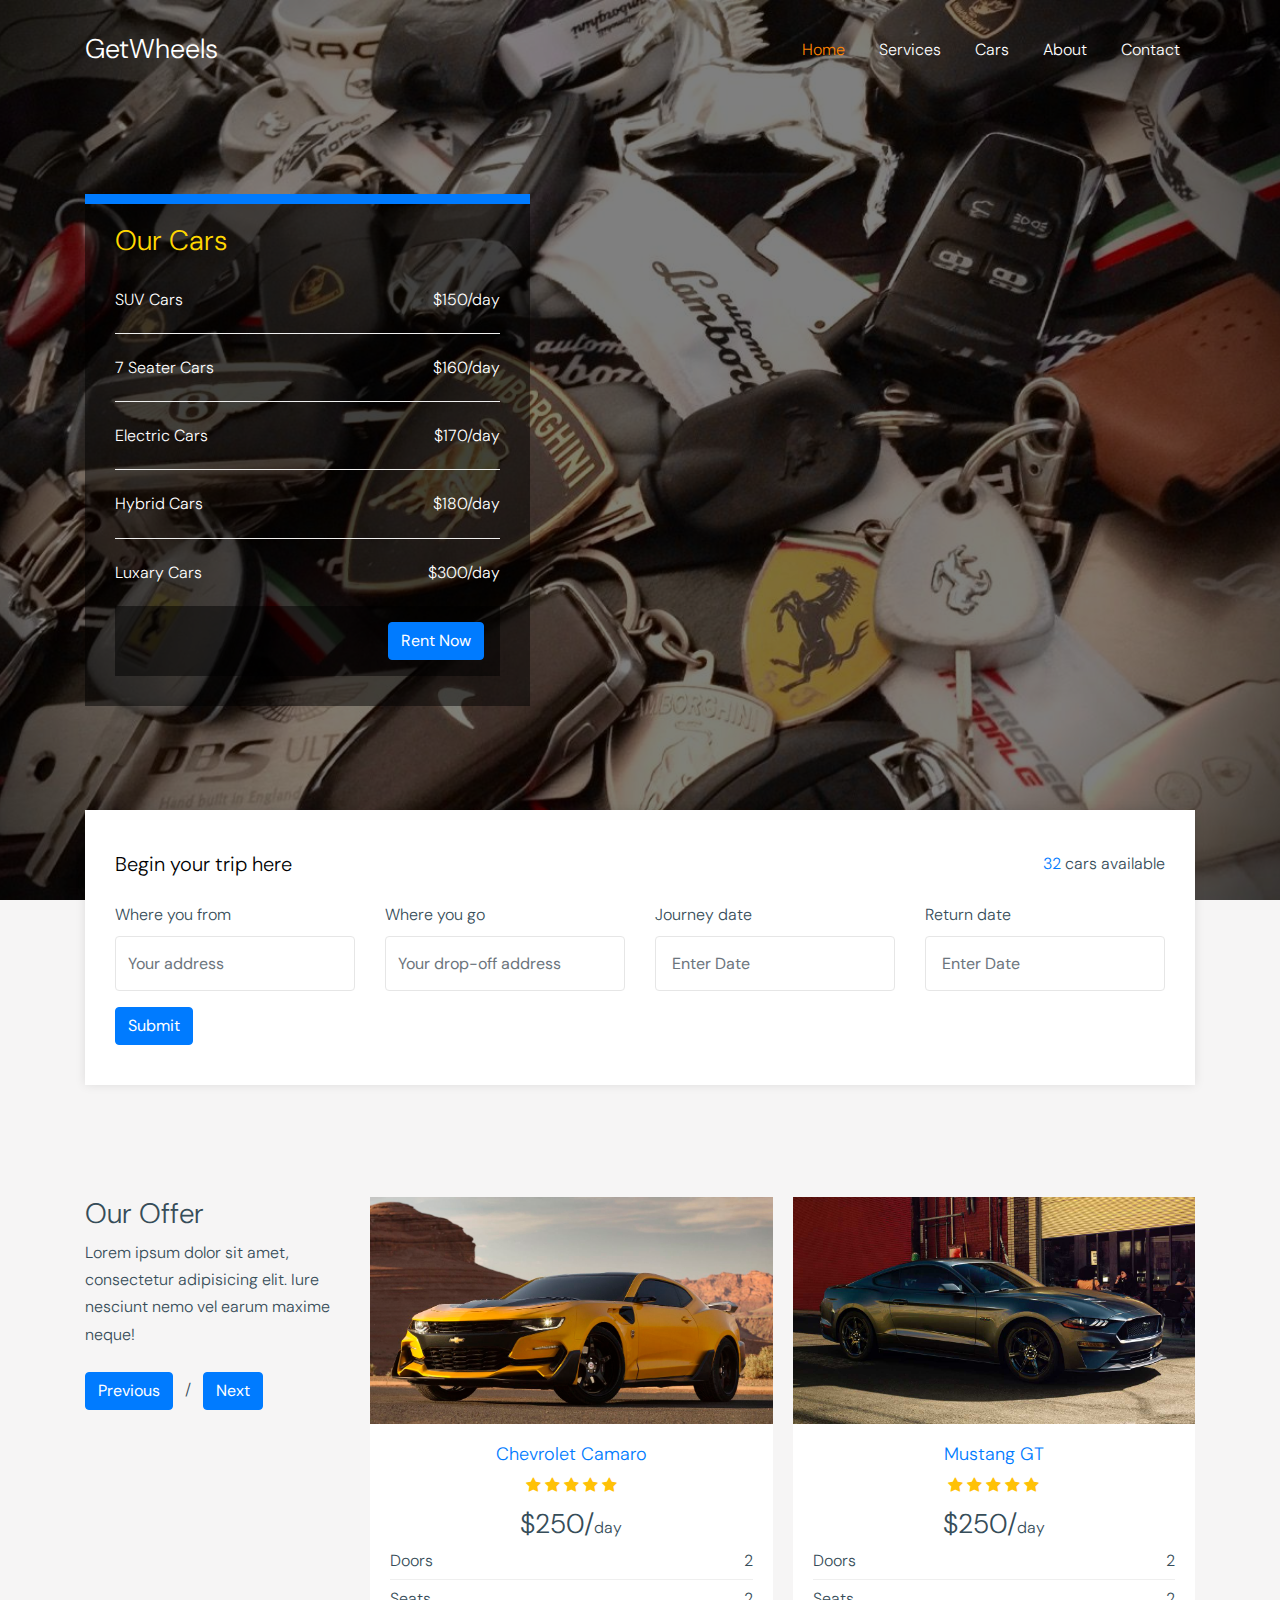
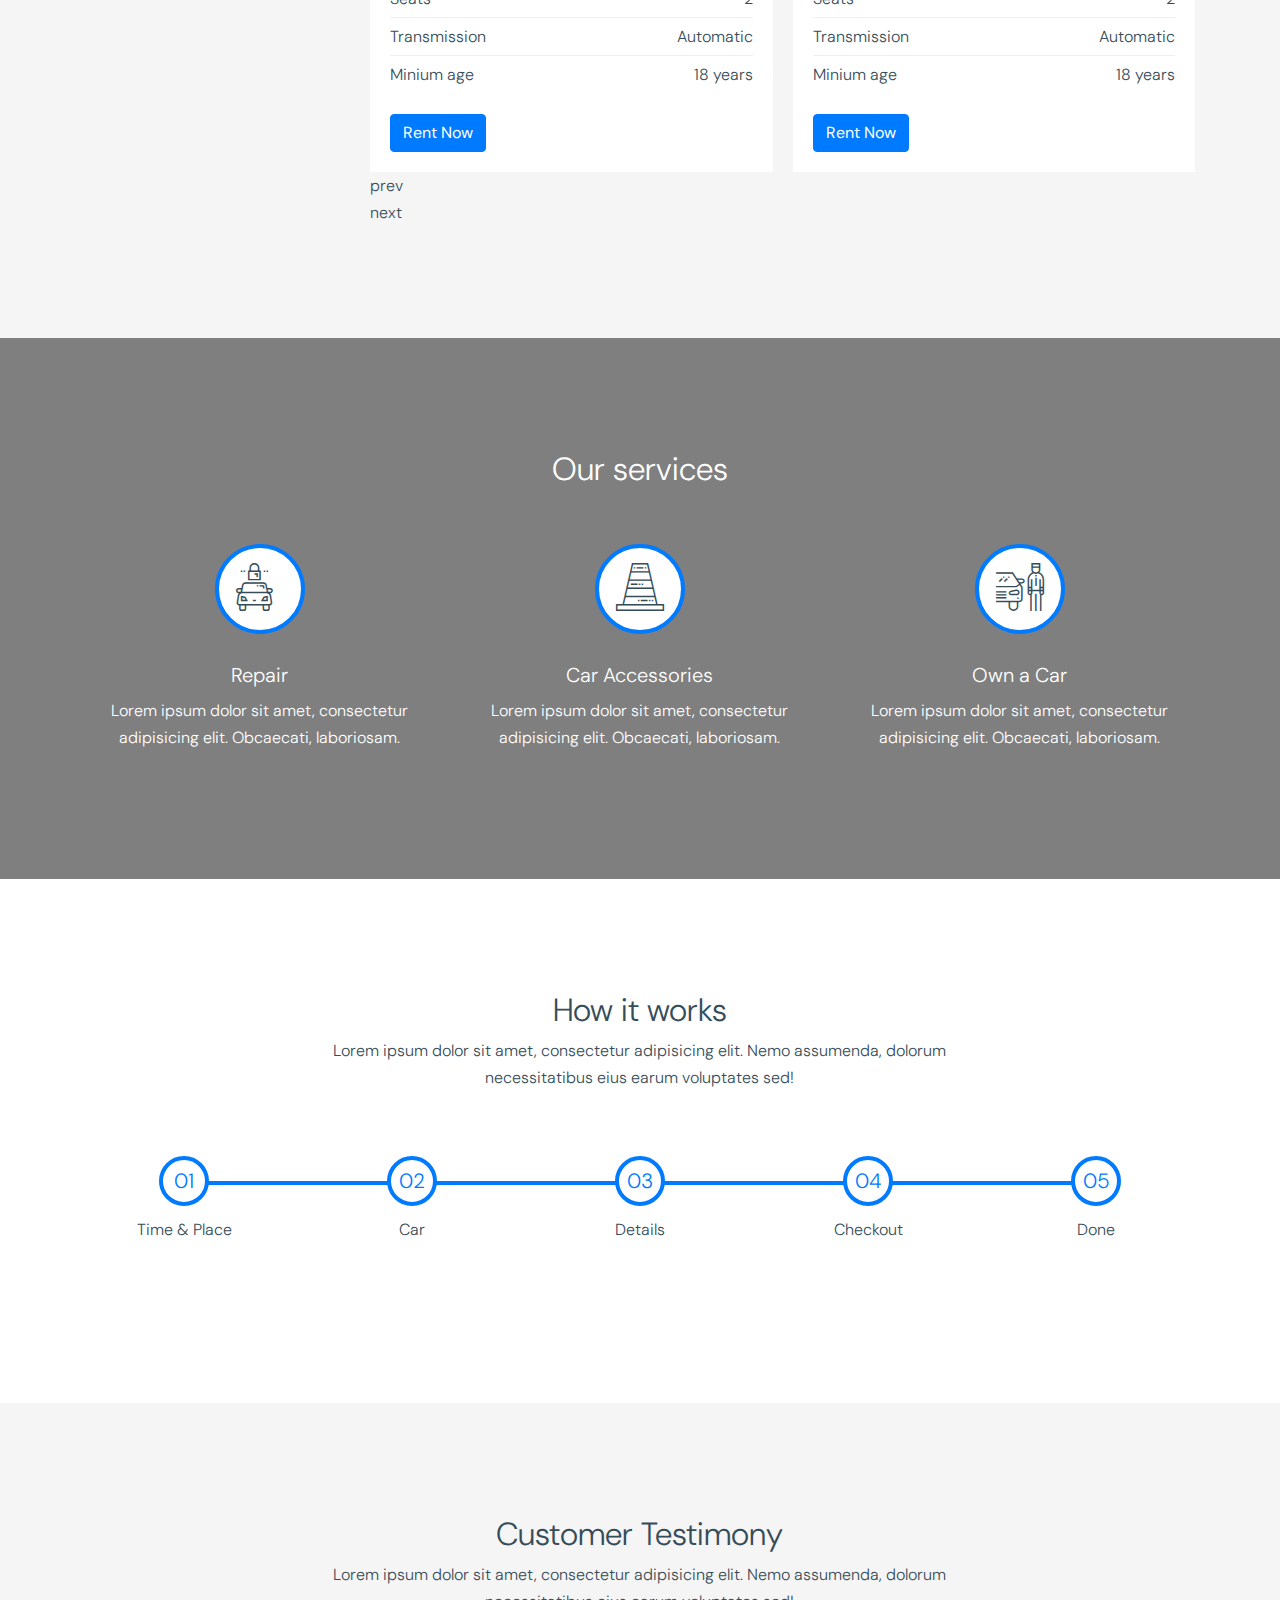
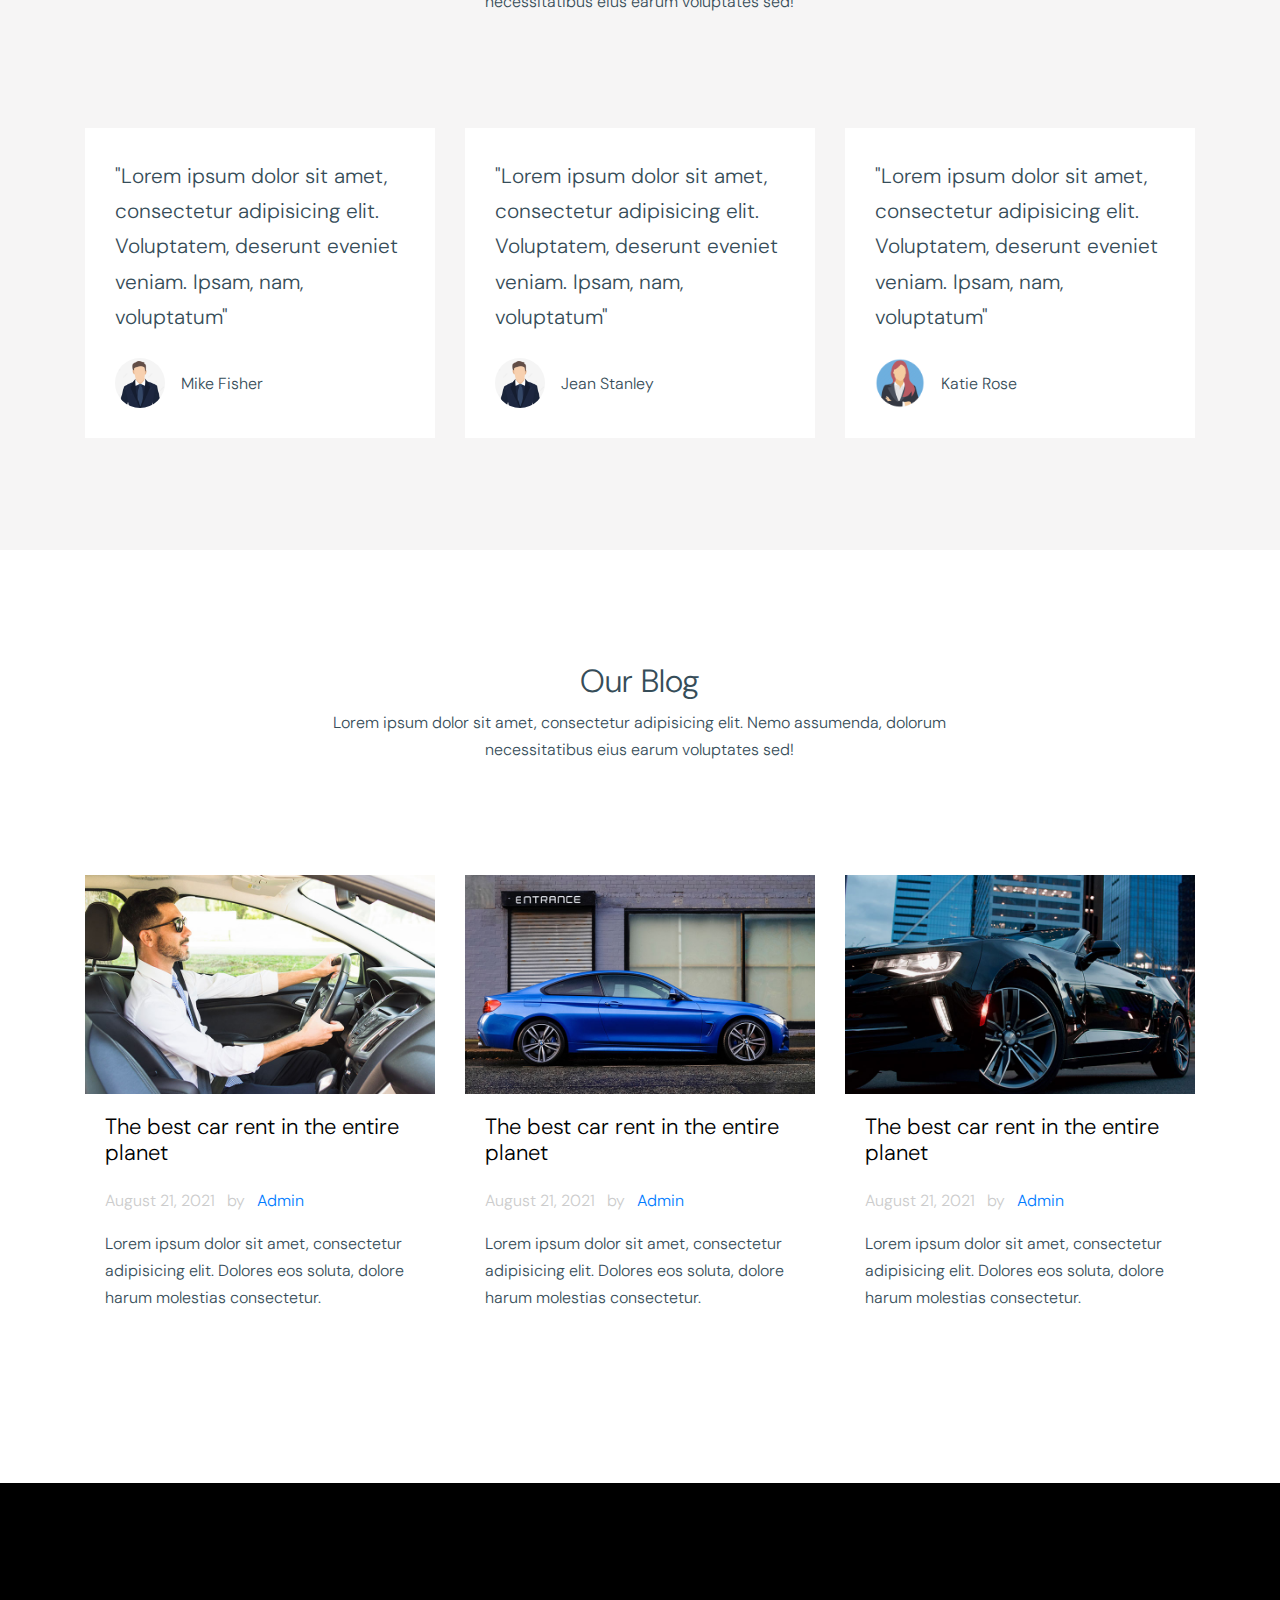
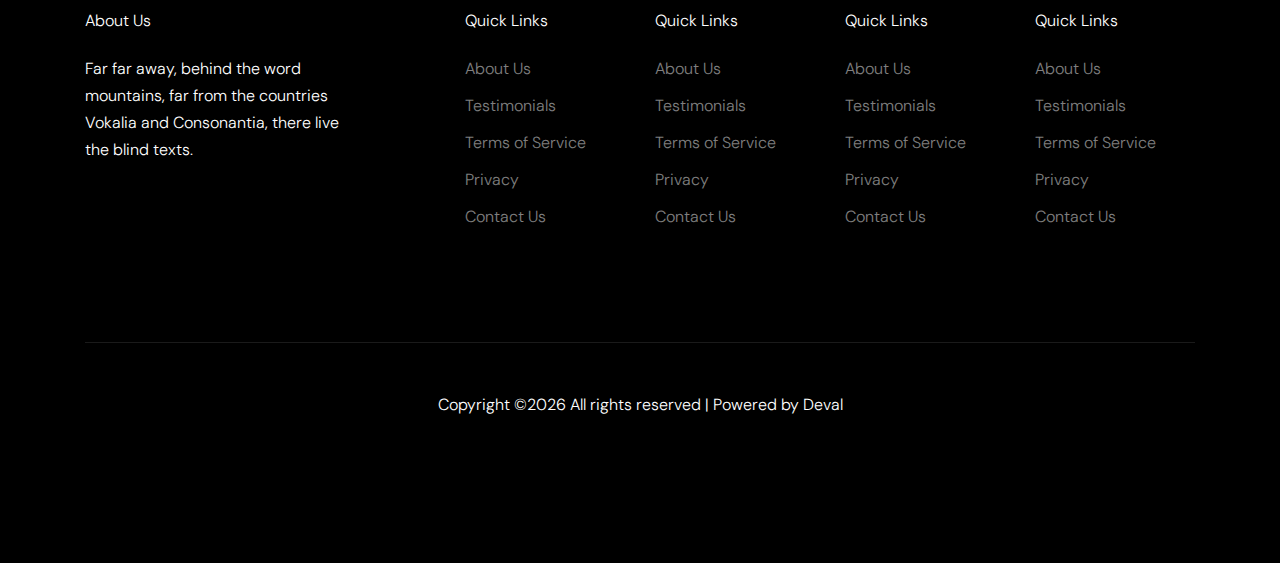
<file: index.html>
<!doctype html>
<html lang="en">

  <head>
    <title>GetWheels</title>
    <meta charset="utf-8">
    <meta name="viewport" content="width=device-width, initial-scale=1, shrink-to-fit=no">

    <link href="https://fonts.googleapis.com/css?family=DM+Sans:300,400,700&display=swap" rel="stylesheet">

    <link rel="stylesheet" href="fonts/icomoon/style.css">

    <link rel="stylesheet" href="css/bootstrap.min.css">
    <link rel="stylesheet" href="css/bootstrap-datepicker.css">
    <link rel="stylesheet" href="css/jquery.fancybox.min.css">
    <link rel="stylesheet" href="css/owl.carousel.min.css">
    <link rel="stylesheet" href="css/owl.theme.default.min.css">
    <link rel="stylesheet" href="fonts/flaticon/font/flaticon.css">
    <link rel="stylesheet" href="css/aos.css">

    <link rel="icon" href="favicon.png" type="image/gif" sizes="16x16">

    <!-- MAIN CSS -->
    <link rel="stylesheet" href="css/style.css">


  </head>

  <body data-spy="scroll" data-target=".site-navbar-target" data-offset="300">

    
    <div class="site-wrap" id="home-section">

      <div class="site-mobile-menu site-navbar-target">
        <div class="site-mobile-menu-header">
          <div class="site-mobile-menu-close mt-3">
            <span class="icon-close2 js-menu-toggle"></span>
          </div>
        </div>
        <div class="site-mobile-menu-body"></div>
      </div>



      <header class="site-navbar site-navbar-target" role="banner">

        <div class="container">
          <div class="row align-items-center position-relative">

            <div class="col-3 ">
              <div class="site-logo">
                <a href="index.html">GetWheels</a>
              </div>
            </div>

            <div class="col-9  text-right">
              

              <span class="d-inline-block d-lg-none"><a href="#" class="text-white site-menu-toggle js-menu-toggle py-5 text-white"><span class="icon-menu h3 text-white"></span></a></span>

              

              <nav class="site-navigation text-right ml-auto d-none d-lg-block" role="navigation">
                <ul class="site-menu main-menu js-clone-nav ml-auto ">
                  <li class="active"><a href="index.html" class="nav-link">Home</a></li>
                  <li><a href="services.html" class="nav-link">Services</a></li>
                  <li><a href="cars.html" class="nav-link">Cars</a></li>
                  <li><a href="about.html" class="nav-link">About</a></li>
                  
                  <li><a href="contact.html" class="nav-link">Contact</a></li>
                </ul>
              </nav>
            </div>

            
          </div>
        </div>

      </header>

    <div class="ftco-blocks-cover-1" >
      <div class="ftco-cover-1 overlay" style="background-image: url('images/homepage.jpg')">
        <div class="container" >
          <div class="row align-items-center" >
            <div class="col-lg-5">
              <div class="feature-car-rent-box-1" style="background-color:#0000007c">
                <h3 style="color: gold;">Our Cars</h3>
                <ul class="rlist-unstyled" style="color: white;">
                  <li>
                    <span>SUV Cars</span>
                    <span class="spec">$150/day</span>
                  </li>
                  <li>
                    <span>7 Seater Cars</span>
                    <span class="spec">$160/day</span>
                  </li>
                  <li>
                    <span>Electric Cars</span>
                    <span class="spec">$170/day</span>
                  </li>
                  <li>
                    <span>Hybrid Cars</span>
                    <span class="spec">$180/day</span>
                  </li>
                  <li>
                    <span>Luxary Cars</span>
                    <span class="spec">$300/day</span>
                  </li>
                </ul>
                <div class="d-flex align-items-center  p-3" style="background-color:#0000007c">                  
                  <a href="contact.html" class="ml-auto btn btn-primary">Rent Now</a>
                </div>
              </div>
            </div>
          </div>
        </div>
      </div>
    </div>

    <div class="site-section pt-0 pb-0 bg-light">
      <div class="container">
        <div class="row">
          <div class="col-12">
            
              <form class="trip-form">
                <div class="row align-items-center mb-4">
                  <div class="col-md-6">
                    <h3 class="m-0">Begin your trip here</h3>
                  </div>
                  <div class="col-md-6 text-md-right">
                    <span class="text-primary">32</span> <span>cars available</span></span>
                  </div>
                </div>
                <div class="row">
                  <div class="form-group col-md-3">
                    <label for="cf-1">Where you from</label>
                    <input type="text" id="cf-1" placeholder="Your address" class="form-control">
                  </div>
                  <div class="form-group col-md-3">
                    <label for="cf-2">Where you go</label>
                    <input type="text" id="cf-2" placeholder="Your drop-off address" class="form-control">
                  </div>
                  <div class="form-group col-md-3">
                    <label for="cf-3">Journey date</label>
                    <input type="text" id="cf-3" placeholder="Enter Date" class="form-control datepicker px-3">
                  </div>
                  <div class="form-group col-md-3">
                    <label for="cf-4">Return date</label>
                    <input type="text" id="cf-4" placeholder="Enter Date" class="form-control datepicker px-3">
                  </div>
                </div>
                <div class="row">
                  <div class="col-lg-6">
                    <input type="submit" value="Submit" class="btn btn-primary">
                  </div>
                </div>
              </form>
            </div>
        </div>
      </div>
    </div>

    

    <div class="site-section bg-light">
      <div class="container">
        <div class="row">
          <div class="col-lg-3">
            <h3>Our Offer</h3>
            <p class="mb-4">Lorem ipsum dolor sit amet, consectetur adipisicing elit. Iure nesciunt nemo vel earum maxime neque!</p>
            <p>
              <a href="#" class="btn btn-primary custom-prev">Previous</a>
              <span class="mx-2">/</span>
              <a href="#" class="btn btn-primary custom-next">Next</a>
            </p>
          </div>
          <div class="col-lg-9">


            

            <div class="nonloop-block-13 owl-carousel">

              <div class="item-1">
                <a href="#"><img src="images/camaro.jpg" alt="Image" class="img-fluid"></a>
                <div class="item-1-contents">
                  <div class="text-center">
                  <h3><a href="#">Chevrolet Camaro</a></h3>
                  <div class="rating">
                    <span class="icon-star text-warning"></span>
                    <span class="icon-star text-warning"></span>
                    <span class="icon-star text-warning"></span>
                    <span class="icon-star text-warning"></span>
                    <span class="icon-star text-warning"></span>
                  </div>
                  <div class="rent-price"><span>$250/</span>day</div>
                  </div>
                  <ul class="specs">
                    <li>
                      <span>Doors</span>
                      <span class="spec">2</span>
                    </li>
                    <li>
                      <span>Seats</span>
                      <span class="spec">2</span>
                    </li>
                    <li>
                      <span>Transmission</span>
                      <span class="spec">Automatic</span>
                    </li>
                    <li>
                      <span>Minium age</span>
                      <span class="spec">18 years</span>
                    </li>
                  </ul>
                  <div class="d-flex action">
                    <a href="contact.html" class="btn btn-primary">Rent Now</a>
                  </div>
                </div>
              </div>

              <div class="item-1">
                <a href="#"><img src="images/mustang.jpg" alt="Image" class="img-fluid"></a>
                <div class="item-1-contents">
                  <div class="text-center">
                  <h3><a href="#">Mustang GT</a></h3>
                  <div class="rating">
                    <span class="icon-star text-warning"></span>
                    <span class="icon-star text-warning"></span>
                    <span class="icon-star text-warning"></span>
                    <span class="icon-star text-warning"></span>
                    <span class="icon-star text-warning"></span>
                  </div>
                  <div class="rent-price"><span>$250/</span>day</div>
                  </div>
                  <ul class="specs">
                    <li>
                      <span>Doors</span>
                      <span class="spec">2</span>
                    </li>
                    <li>
                      <span>Seats</span>
                      <span class="spec">2</span>
                    </li>
                    <li>
                      <span>Transmission</span>
                      <span class="spec">Automatic</span>
                    </li>
                    <li>
                      <span>Minium age</span>
                      <span class="spec">18 years</span>
                    </li>
                  </ul>
                  <div class="d-flex action">
                    <a href="contact.html" class="btn btn-primary">Rent Now</a>
                  </div>
                </div>
              </div>

              <div class="item-1">
                <a href="#"><img src="images/bmwm8.jpg" alt="Image" class="img-fluid"></a>
                <div class="item-1-contents">
                  <div class="text-center">
                  <h3><a href="#">BMW m8</a></h3>
                  <div class="rating">
                    <span class="icon-star text-warning"></span>
                    <span class="icon-star text-warning"></span>
                    <span class="icon-star text-warning"></span>
                    <span class="icon-star text-warning"></span>
                    <span class="icon-star text-warning"></span>
                  </div>
                  <div class="rent-price"><span>$200/</span>day</div>
                  </div>
                  <ul class="specs">
                    <li>
                      <span>Doors</span>
                      <span class="spec">4</span>
                    </li>
                    <li>
                      <span>Seats</span>
                      <span class="spec">5</span>
                    </li>
                    <li>
                      <span>Transmission</span>
                      <span class="spec">Automatic</span>
                    </li>
                    <li>
                      <span>Minium age</span>
                      <span class="spec">18 years</span>
                    </li>
                  </ul>
                  <div class="d-flex action">
                    <a href="contact.html" class="btn btn-primary">Rent Now</a>
                  </div>
                </div>
              </div>



              <div class="item-1">
                <a href="#"><img src="images/mercedes.jpg"></a>
                <div class="item-1-contents">
                  <div class="text-center">
                  <h3><a href="#">Mercedes Maybach S650</a></h3>
                  <div class="rating">
                    <span class="icon-star text-warning"></span>
                    <span class="icon-star text-warning"></span>
                    <span class="icon-star text-warning"></span>
                    <span class="icon-star text-warning"></span>
                    <span class="icon-star text-warning"></span>
                  </div>
                  <div class="rent-price"><span>$200/</span>day</div>
                  </div>
                  <ul class="specs">
                    <li>
                      <span>Doors</span>
                      <span class="spec">4</span>
                    </li>
                    <li>
                      <span>Seats</span>
                      <span class="spec">5</span>
                    </li>
                    <li>
                      <span>Transmission</span>
                      <span class="spec">Automatic</span>
                    </li>
                    <li>
                      <span>Minium age</span>
                      <span class="spec">18 years</span>
                    </li>
                  </ul>
                  <div class="d-flex action">
                    <a href="contact.html" class="btn btn-primary">Rent Now</a>
                  </div>
                </div>
              </div>

            </div>
            
          </div>
        </div>
      </div>
    </div>

    <div class="site-section section-3" style="background-image: url('https://i.pinimg.com/originals/d7/89/b7/d789b7840b19fa5b48607c492708d39c.jpg');">
      <div class="container">
        <div class="row">
          <div class="col-12 text-center mb-5">
            <h2 class="text-white">Our services</h2>
          </div>
        </div>
        <div class="row">
          <div class="col-lg-4">
            <div class="service-1">
              <span class="service-1-icon">
                <span class="flaticon-car-1"></span>
              </span>
              <div class="service-1-contents">
                <h3>Repair</h3>
                <p>Lorem ipsum dolor sit amet, consectetur adipisicing elit. Obcaecati, laboriosam.</p>
              </div>
            </div>
          </div>
          <div class="col-lg-4">
            <div class="service-1">
              <span class="service-1-icon">
                <span class="flaticon-traffic"></span>
              </span>
              <div class="service-1-contents">
                <h3>Car Accessories</h3>
                <p>Lorem ipsum dolor sit amet, consectetur adipisicing elit. Obcaecati, laboriosam.</p>
              </div>
            </div>
          </div>
          <div class="col-lg-4">
            <div class="service-1">
              <span class="service-1-icon">
                <span class="flaticon-valet"></span>
              </span>
              <div class="service-1-contents">
                <h3>Own a Car</h3>
                <p>Lorem ipsum dolor sit amet, consectetur adipisicing elit. Obcaecati, laboriosam.</p>
              </div>
            </div>
          </div>
        </div>
      </div>
    </div>


    <div class="container site-section mb-5">
      <div class="row justify-content-center text-center">
        <div class="col-7 text-center mb-5">
          <h2>How it works</h2>
          <p>Lorem ipsum dolor sit amet, consectetur adipisicing elit. Nemo assumenda, dolorum necessitatibus eius earum voluptates sed!</p>
        </div>
      </div>
      <div class="how-it-works d-flex">
        <div class="step">
          <span class="number"><span>01</span></span>
          <span class="caption">Time &amp; Place</span>
        </div>
        <div class="step">
          <span class="number"><span>02</span></span>
          <span class="caption">Car</span>
        </div>
        <div class="step">
          <span class="number"><span>03</span></span>
          <span class="caption">Details</span>
        </div>
        <div class="step">
          <span class="number"><span>04</span></span>
          <span class="caption">Checkout</span>
        </div>
        <div class="step">
          <span class="number"><span>05</span></span>
          <span class="caption">Done</span>
        </div>

      </div>
    </div>
    
    
    <div class="site-section bg-light">
      <div class="container">
        <div class="row justify-content-center text-center mb-5">
          <div class="col-7 text-center mb-5">
            <h2>Customer Testimony</h2>
            <p>Lorem ipsum dolor sit amet, consectetur adipisicing elit. Nemo assumenda, dolorum necessitatibus eius earum voluptates sed!</p>
          </div>
        </div>
        <div class="row">
          <div class="col-lg-4 mb-4 mb-lg-0">
            <div class="testimonial-2">
              <blockquote class="mb-4">
                <p>"Lorem ipsum dolor sit amet, consectetur adipisicing elit. Voluptatem, deserunt eveniet veniam. Ipsam, nam, voluptatum"</p>
              </blockquote>
              <div class="d-flex v-card align-items-center">
                <img src="images/man.jpg" alt="Image" class="img-fluid mr-3">
                <span>Mike Fisher</span>
              </div>
            </div>
          </div>
          <div class="col-lg-4 mb-4 mb-lg-0">
            <div class="testimonial-2">
              <blockquote class="mb-4">
                <p>"Lorem ipsum dolor sit amet, consectetur adipisicing elit. Voluptatem, deserunt eveniet veniam. Ipsam, nam, voluptatum"</p>
              </blockquote>
              <div class="d-flex v-card align-items-center">
                <img src="images/man.jpg" alt="Image" class="img-fluid mr-3">
                <span>Jean Stanley</span>
              </div>
            </div>
          </div>
          <div class="col-lg-4 mb-4 mb-lg-0">
            <div class="testimonial-2">
              <blockquote class="mb-4">
                <p>"Lorem ipsum dolor sit amet, consectetur adipisicing elit. Voluptatem, deserunt eveniet veniam. Ipsam, nam, voluptatum"</p>
              </blockquote>
              <div class="d-flex v-card align-items-center">
                <img src="images/woman.png" alt="Image" class="img-fluid mr-3">
                <span>Katie Rose</span>
              </div>
            </div>
          </div>
        </div>
      </div>
    </div>


    <div class="site-section bg-white">
      <div class="container">
        <div class="row justify-content-center text-center mb-5">
          <div class="col-7 text-center mb-5">
            <h2>Our Blog</h2>
            <p>Lorem ipsum dolor sit amet, consectetur adipisicing elit. Nemo assumenda, dolorum necessitatibus eius earum voluptates sed!</p>
          </div>
        </div>

        <div class="row">
          <div class="col-lg-4 col-md-6 mb-4">
            <div class="post-entry-1 h-100">
              <a href="single.html">
                <img src="images/post_1.jpg" alt="Image"
                 class="img-fluid">
              </a>
              <div class="post-entry-1-contents">
                
                <h2><a href="single.html">The best car rent in the entire planet</a></h2>
                <span class="meta d-inline-block mb-3">August 21, 2021 <span class="mx-2">by</span> <a href="#">Admin</a></span>
                <p>Lorem ipsum dolor sit amet, consectetur adipisicing elit. Dolores eos soluta, dolore harum molestias consectetur.</p>
              </div>
            </div>
          </div>
          <div class="col-lg-4 col-md-6 mb-4">
            <div class="post-entry-1 h-100">
              <a href="single.html">
                <img src="images/img_2.jpg" alt="Image"
                 class="img-fluid">
              </a>
              <div class="post-entry-1-contents">
                
                <h2><a href="single.html">The best car rent in the entire planet</a></h2>
                <span class="meta d-inline-block mb-3">August 21, 2021 <span class="mx-2">by</span> <a href="#">Admin</a></span>
                <p>Lorem ipsum dolor sit amet, consectetur adipisicing elit. Dolores eos soluta, dolore harum molestias consectetur.</p>
              </div>
            </div>
          </div>

          <div class="col-lg-4 col-md-6 mb-4">
            <div class="post-entry-1 h-100">
              <a href="single.html">
                <img src="images/img_3.jpg" alt="Image"
                 class="img-fluid">
              </a>
              <div class="post-entry-1-contents">
                
                <h2><a href="single.html">The best car rent in the entire planet</a></h2>
                <span class="meta d-inline-block mb-3">August 21, 2021 <span class="mx-2">by</span> <a href="#">Admin</a></span>
                <p>Lorem ipsum dolor sit amet, consectetur adipisicing elit. Dolores eos soluta, dolore harum molestias consectetur.</p>
              </div>
            </div>
          </div>
        </div>
      </div>
    </div>

    

    <footer class="site-footer">
      <div class="container">
        <div class="row">
          <div class="col-lg-3">
            <h2 class="footer-heading mb-4">About Us</h2>
                <p>Far far away, behind the word mountains, far from the countries Vokalia and Consonantia, there live the blind texts. </p>
          </div>
          <div class="col-lg-8 ml-auto">
            <div class="row">
              <div class="col-lg-3">
                <h2 class="footer-heading mb-4">Quick Links</h2>
                <ul class="list-unstyled">
                  <li><a href="about.html">About Us</a></li>
                  <li><a href="#">Testimonials</a></li>
                  <li><a href="services.html">Terms of Service</a></li>
                  <li><a href="#">Privacy</a></li>
                  <li><a href="contact.html">Contact Us</a></li>
                </ul>
              </div>
              <div class="col-lg-3">
                <h2 class="footer-heading mb-4">Quick Links</h2>
                <ul class="list-unstyled">
                  <li><a href="about.html">About Us</a></li>
                  <li><a href="#">Testimonials</a></li>
                  <li><a href="services.html">Terms of Service</a></li>
                  <li><a href="#">Privacy</a></li>
                  <li><a href="contact.html">Contact Us</a></li>
                </ul>
              </div>
              <div class="col-lg-3">
                <h2 class="footer-heading mb-4">Quick Links</h2>
                <ul class="list-unstyled">
                  <li><a href="about.html">About Us</a></li>
                  <li><a href="#">Testimonials</a></li>
                  <li><a href="services.html">Terms of Service</a></li>
                  <li><a href="#">Privacy</a></li>
                  <li><a href="contact.html">Contact Us</a></li>
                </ul>
              </div>
              <div class="col-lg-3">
                <h2 class="footer-heading mb-4">Quick Links</h2>
                <ul class="list-unstyled">
                  <li><a href="about.html">About Us</a></li>
                  <li><a href="#">Testimonials</a></li>
                  <li><a href="services.html">Terms of Service</a></li>
                  <li><a href="#">Privacy</a></li>
                  <li><a href="contact.html">Contact Us</a></li>
                </ul>
              </div>
            </div>
          </div>
        </div>
        <div class="row pt-5 mt-5 text-center">
          <div class="col-md-12">
            <div class="border-top pt-5">
              <p>
            <!-- Link back to Colorlib can't be removed. Template is licensed under CC BY 3.0. -->
            Copyright &copy;<script>document.write(new Date().getFullYear());</script> All rights reserved | Powered by Deval </a>
            <!-- Link back to Colorlib can't be removed. Template is licensed under CC BY 3.0. -->
            </p>
            </div>
          </div>

        </div>
      </div>
    </footer>

    </div>

    <script src="js/jquery-3.3.1.min.js"></script>
    <script src="js/popper.min.js"></script>
    <script src="js/bootstrap.min.js"></script>
    <script src="js/owl.carousel.min.js"></script>
    <script src="js/jquery.sticky.js"></script>
    <script src="js/jquery.waypoints.min.js"></script>
    <script src="js/jquery.animateNumber.min.js"></script>
    <script src="js/jquery.fancybox.min.js"></script>
    <script src="js/jquery.easing.1.3.js"></script>
    <script src="js/bootstrap-datepicker.min.js"></script>
    <script src="js/aos.js"></script>

    <script src="js/main.js"></script>

  </body>

</html>
</file>
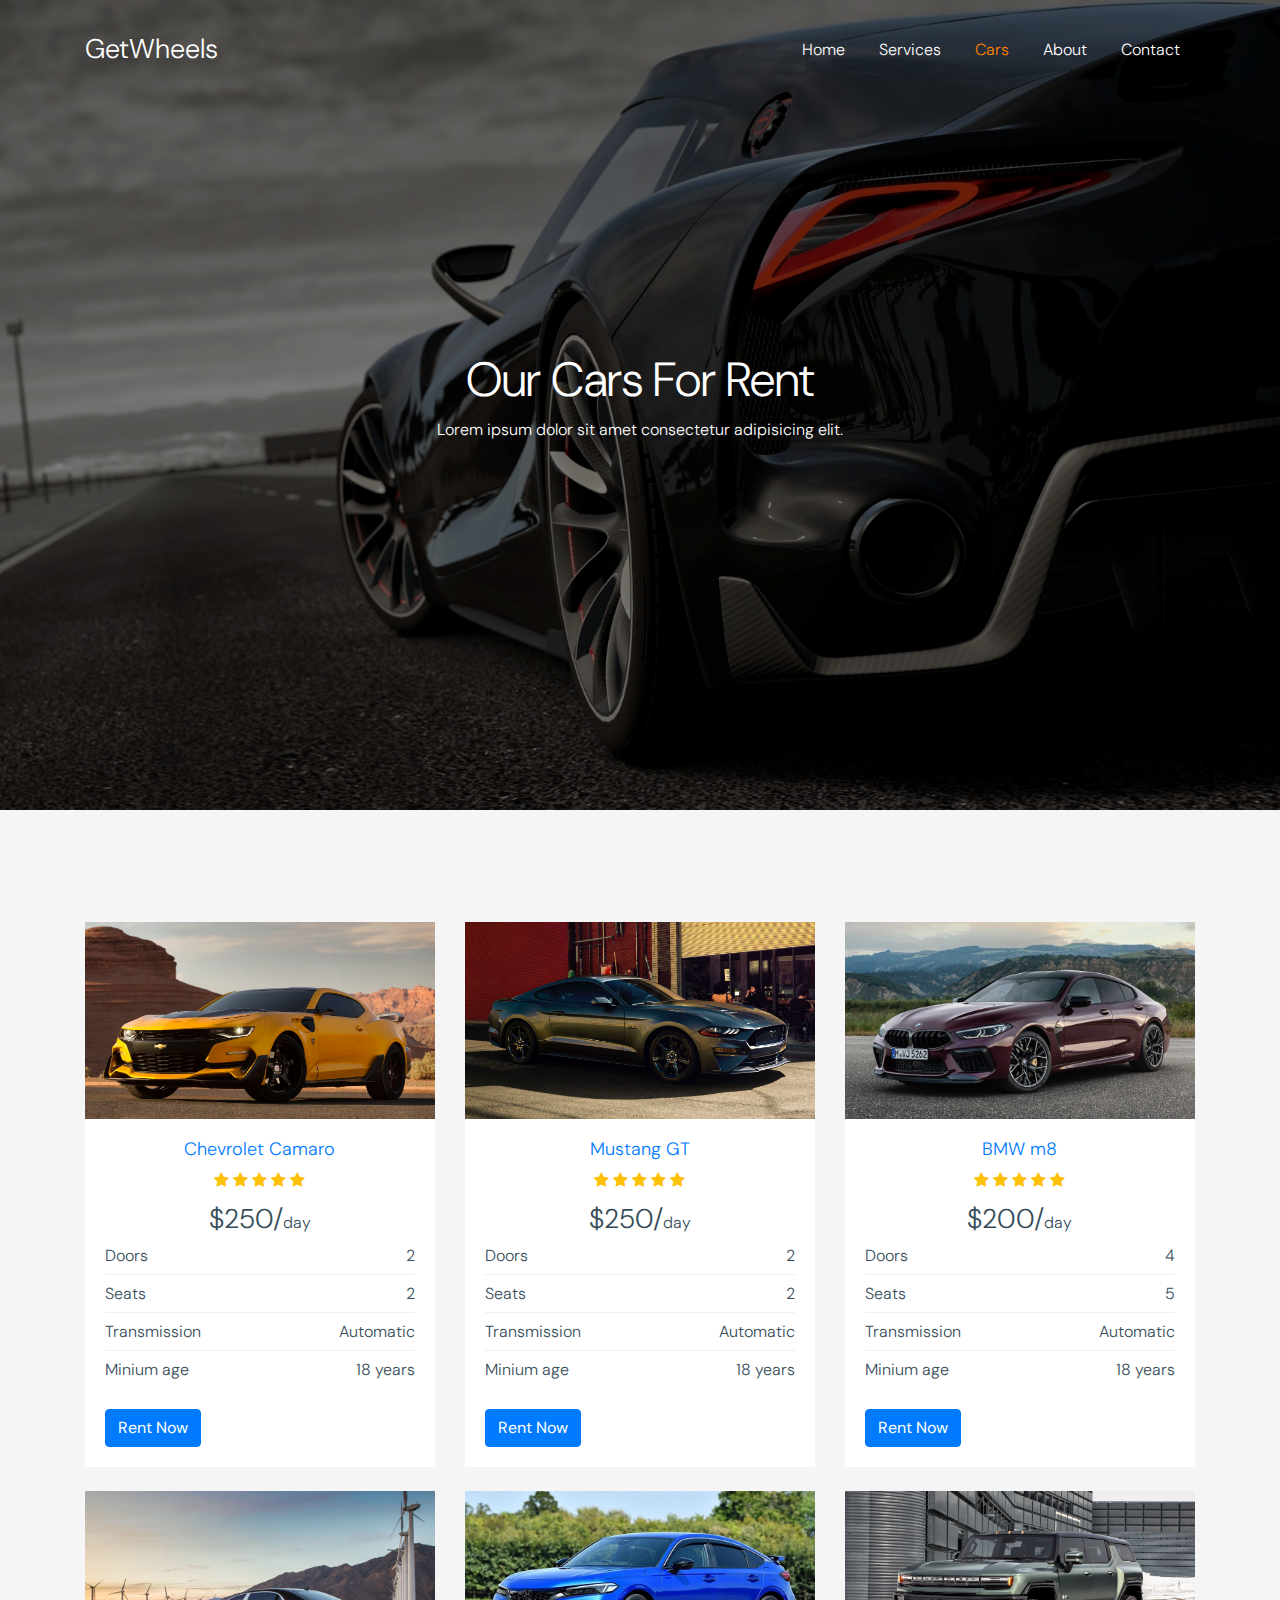
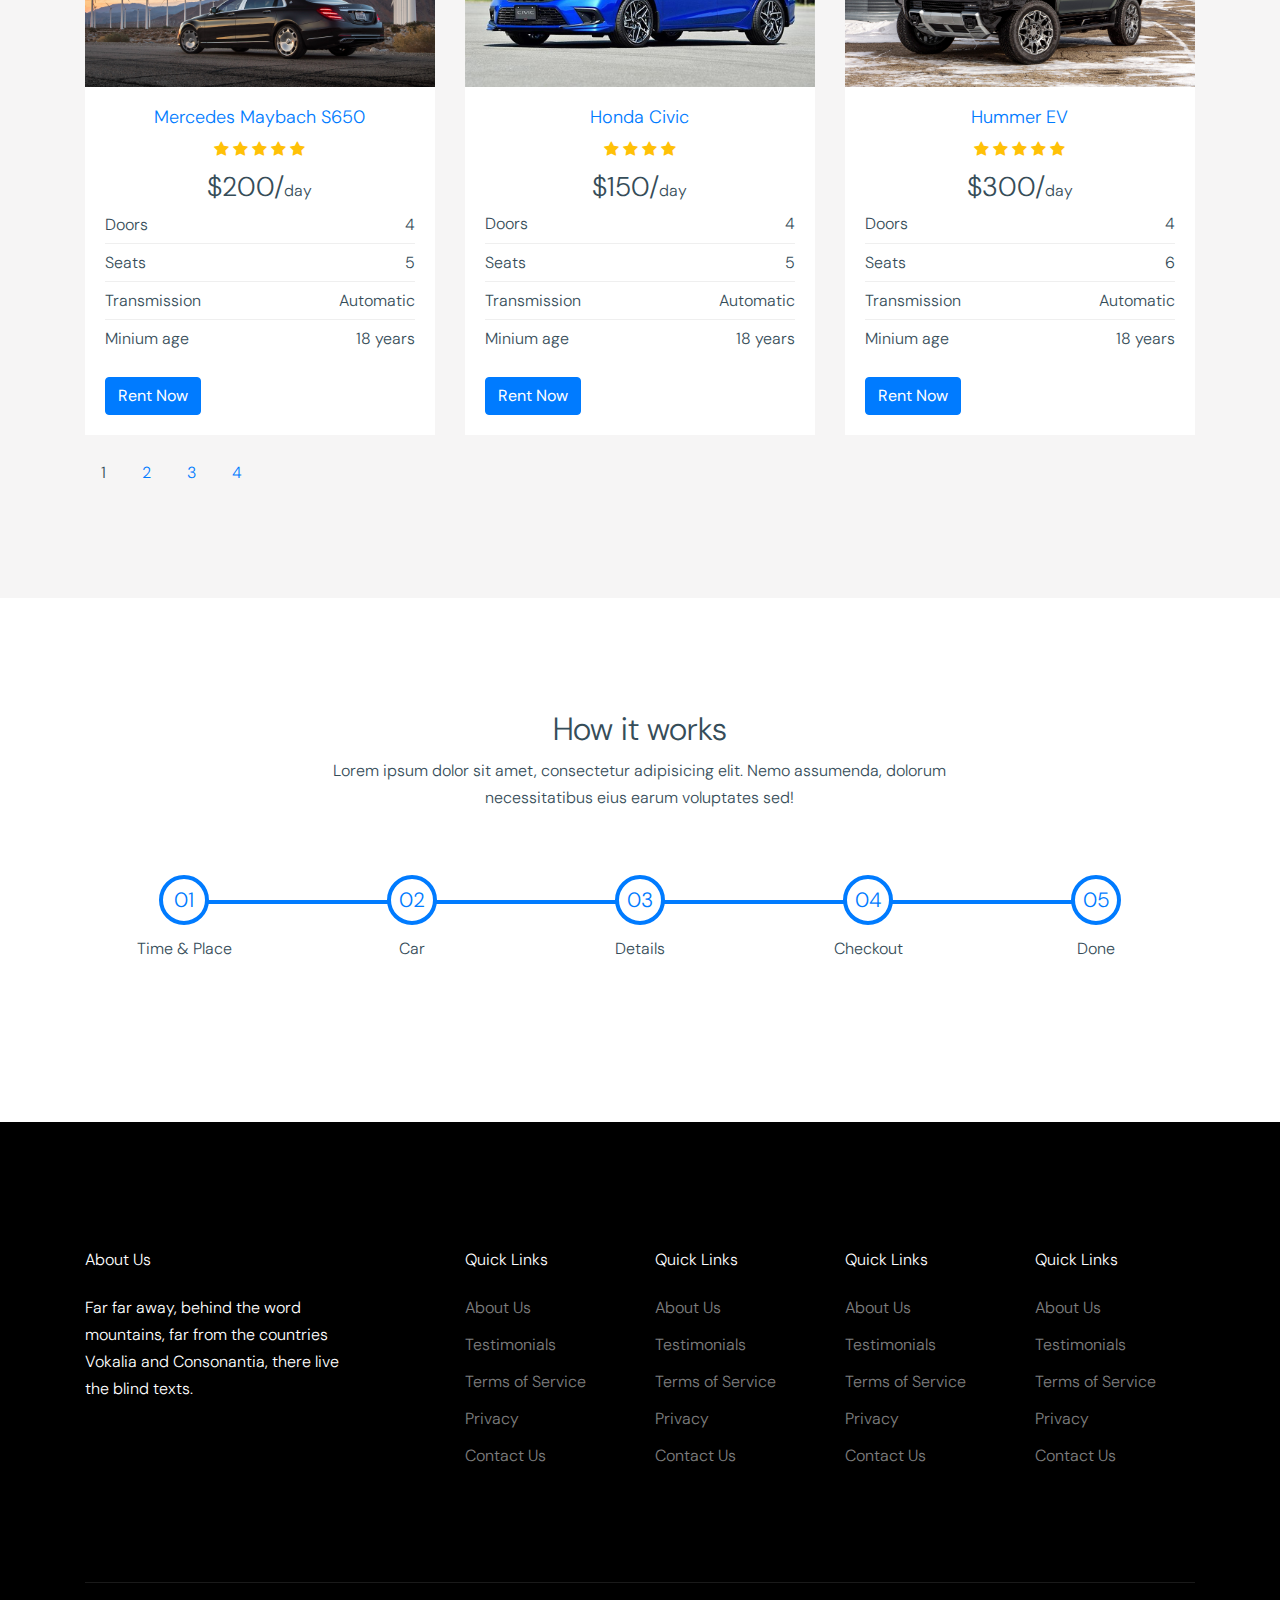
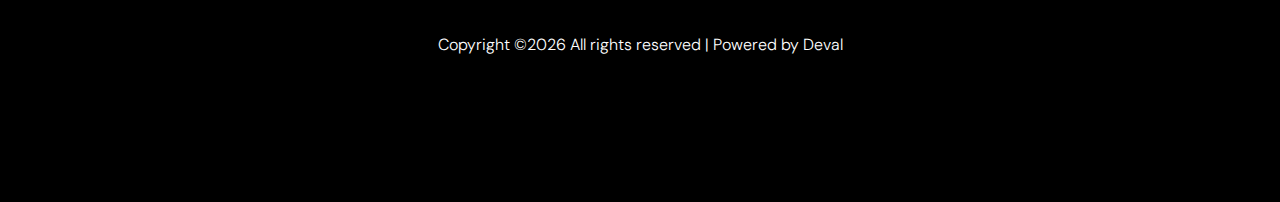
<file: cars.html>
<!doctype html>
<html lang="en">

  <head>
    <title>GetWheels</title>
    <meta charset="utf-8">
    <meta name="viewport" content="width=device-width, initial-scale=1, shrink-to-fit=no">

    <link href="https://fonts.googleapis.com/css?family=DM+Sans:300,400,700&display=swap" rel="stylesheet">

    <link rel="stylesheet" href="fonts/icomoon/style.css">

    <link rel="stylesheet" href="css/bootstrap.min.css">
    <link rel="stylesheet" href="css/bootstrap-datepicker.css">
    <link rel="stylesheet" href="css/jquery.fancybox.min.css">
    <link rel="stylesheet" href="css/owl.carousel.min.css">
    <link rel="stylesheet" href="css/owl.theme.default.min.css">
    <link rel="stylesheet" href="fonts/flaticon/font/flaticon.css">
    <link rel="stylesheet" href="css/aos.css">

    <!-- MAIN CSS -->
    <link rel="stylesheet" href="css/style.css">

  </head>

  <body data-spy="scroll" data-target=".site-navbar-target" data-offset="300">

    
    <div class="site-wrap" id="home-section">

      <div class="site-mobile-menu site-navbar-target">
        <div class="site-mobile-menu-header">
          <div class="site-mobile-menu-close mt-3">
            <span class="icon-close2 js-menu-toggle"></span>
          </div>
        </div>
        <div class="site-mobile-menu-body"></div>
      </div>



      <header class="site-navbar site-navbar-target" role="banner">

        <div class="container">
          <div class="row align-items-center position-relative">

            <div class="col-3 ">
              <div class="site-logo">
                <a href="index.html">GetWheels</a>
              </div>
            </div>

            <div class="col-9  text-right">
              

              <span class="d-inline-block d-lg-none"><a href="#" class="text-white site-menu-toggle js-menu-toggle py-5 text-white"><span class="icon-menu h3 text-white"></span></a></span>

              

              <nav class="site-navigation text-right ml-auto d-none d-lg-block" role="navigation">
                <ul class="site-menu main-menu js-clone-nav ml-auto ">
                  <li><a href="index.html" class="nav-link">Home</a></li>
                  <li><a href="services.html" class="nav-link">Services</a></li>
                  <li class="active"><a href="cars.html" class="nav-link">Cars</a></li>
                  <li><a href="about.html" class="nav-link">About</a></li>
                  
                  <li><a href="contact.html" class="nav-link">Contact</a></li>
                </ul>
              </nav>
            </div>

            
          </div>
        </div>

      </header>

    <div class="ftco-blocks-cover-1">
      <div class="ftco-cover-1 overlay innerpage" style="background-image: url('images/cars.jpg')">
        <div class="container">
          <div class="row align-items-center justify-content-center">
            <div class="col-lg-6 text-center">
              <h1>Our Cars For Rent</h1>
              <p>Lorem ipsum dolor sit amet consectetur adipisicing elit.</p>
            </div>
          </div>
        </div>
      </div>
    </div>

    <div class="site-section bg-light">
      <div class="container">
        <div class="row">
          <div class="col-lg-4 col-md-6 mb-4">
            <div class="item-1">
                <a href="#"><img src="images/camaro.jpg" alt="Image" class="img-fluid"></a>
                <div class="item-1-contents">
                  <div class="text-center">
                  <h3><a href="#">Chevrolet Camaro</a></h3>
                  <div class="rating">
                    <span class="icon-star text-warning"></span>
                    <span class="icon-star text-warning"></span>
                    <span class="icon-star text-warning"></span>
                    <span class="icon-star text-warning"></span>
                    <span class="icon-star text-warning"></span>
                  </div>
                  <div class="rent-price"><span>$250/</span>day</div>
                  </div>
                  <ul class="specs">
                    <li>
                      <span>Doors</span>
                      <span class="spec">2</span>
                    </li>
                    <li>
                      <span>Seats</span>
                      <span class="spec">2</span>
                    </li>
                    <li>
                      <span>Transmission</span>
                      <span class="spec">Automatic</span>
                    </li>
                    <li>
                      <span>Minium age</span>
                      <span class="spec">18 years</span>
                    </li>
                  </ul>
                  <div class="d-flex action">
                    <a href="contact.html" class="btn btn-primary">Rent Now</a>
                  </div>
                </div>
              </div>
          </div>

          <div class="col-lg-4 col-md-6 mb-4">
            <div class="item-1">
                <a href="#"><img src="images/mustang.jpg" alt="Image" class="img-fluid"></a>
                <div class="item-1-contents">
                  <div class="text-center">
                  <h3><a href="#">Mustang GT</a></h3>
                  <div class="rating">
                    <span class="icon-star text-warning"></span>
                    <span class="icon-star text-warning"></span>
                    <span class="icon-star text-warning"></span>
                    <span class="icon-star text-warning"></span>
                    <span class="icon-star text-warning"></span>
                  </div>
                  <div class="rent-price"><span>$250/</span>day</div>
                  </div>
                  <ul class="specs">
                    <li>
                      <span>Doors</span>
                      <span class="spec">2</span>
                    </li>
                    <li>
                      <span>Seats</span>
                      <span class="spec">2</span>
                    </li>
                    <li>
                      <span>Transmission</span>
                      <span class="spec">Automatic</span>
                    </li>
                    <li>
                      <span>Minium age</span>
                      <span class="spec">18 years</span>
                    </li>
                  </ul>
                  <div class="d-flex action">
                    <a href="contact.html" class="btn btn-primary">Rent Now</a>
                  </div>
                </div>
              </div>
          </div>


          <div class="col-lg-4 col-md-6 mb-4">
            <div class="item-1">
                <a href="#"><img src="images/bmwm8.jpg" alt="Image" class="img-fluid"></a>
                <div class="item-1-contents">
                  <div class="text-center">
                  <h3><a href="#">BMW m8</a></h3>
                  <div class="rating">
                    <span class="icon-star text-warning"></span>
                    <span class="icon-star text-warning"></span>
                    <span class="icon-star text-warning"></span>
                    <span class="icon-star text-warning"></span>
                    <span class="icon-star text-warning"></span>
                  </div>
                  <div class="rent-price"><span>$200/</span>day</div>
                  </div>
                  <ul class="specs">
                    <li>
                      <span>Doors</span>
                      <span class="spec">4</span>
                    </li>
                    <li>
                      <span>Seats</span>
                      <span class="spec">5</span>
                    </li>
                    <li>
                      <span>Transmission</span>
                      <span class="spec">Automatic</span>
                    </li>
                    <li>
                      <span>Minium age</span>
                      <span class="spec">18 years</span>
                    </li>
                  </ul>
                  <div class="d-flex action">
                    <a href="contact.html" class="btn btn-primary">Rent Now</a>
                  </div>
                </div>
              </div>
          </div>

          <div class="col-lg-4 col-md-6 mb-4">
            <div class="item-1">
                <a href="#"><img src="images/mercedes.jpg" alt="Image" class="img-fluid"></a>
                <div class="item-1-contents">
                  <div class="text-center">
                  <h3><a href="#">Mercedes Maybach S650</a></h3>
                  <div class="rating">
                    <span class="icon-star text-warning"></span>
                    <span class="icon-star text-warning"></span>
                    <span class="icon-star text-warning"></span>
                    <span class="icon-star text-warning"></span>
                    <span class="icon-star text-warning"></span>
                  </div>
                  <div class="rent-price"><span>$200/</span>day</div>
                  </div>
                  <ul class="specs">
                    <li>
                      <span>Doors</span>
                      <span class="spec">4</span>
                    </li>
                    <li>
                      <span>Seats</span>
                      <span class="spec">5</span>
                    </li>
                    <li>
                      <span>Transmission</span>
                      <span class="spec">Automatic</span>
                    </li>
                    <li>
                      <span>Minium age</span>
                      <span class="spec">18 years</span>
                    </li>
                  </ul>
                  <div class="d-flex action">
                    <a href="contact.html" class="btn btn-primary">Rent Now</a>
                  </div>
                </div>
              </div>
          </div>

          <div class="col-lg-4 col-md-6 mb-4">
            <div class="item-1">
                <a href="#"><img src="images/civic.jpg" alt="Image" class="img-fluid"></a>
                <div class="item-1-contents">
                  <div class="text-center">
                  <h3><a href="#">Honda Civic</a></h3>
                  <div class="rating">
                    <span class="icon-star text-warning"></span>
                    <span class="icon-star text-warning"></span>
                    <span class="icon-star text-warning"></span>
                    <span class="icon-star text-warning"></span>
                  </div>
                  <div class="rent-price"><span>$150/</span>day</div>
                  </div>
                  <ul class="specs">
                    <li>
                      <span>Doors</span>
                      <span class="spec">4</span>
                    </li>
                    <li>
                      <span>Seats</span>
                      <span class="spec">5</span>
                    </li>
                    <li>
                      <span>Transmission</span>
                      <span class="spec">Automatic</span>
                    </li>
                    <li>
                      <span>Minium age</span>
                      <span class="spec">18 years</span>
                    </li>
                  </ul>
                  <div class="d-flex action">
                    <a href="contact.html" class="btn btn-primary">Rent Now</a>
                  </div>
                </div>
              </div>
          </div>


          <div class="col-lg-4 col-md-6 mb-4">
            <div class="item-1">
                <a href="#"><img src="images/hummer.jpg" alt="Image" class="img-fluid"></a>
                <div class="item-1-contents">
                  <div class="text-center">
                  <h3><a href="#">Hummer EV</a></h3>
                  <div class="rating">
                    <span class="icon-star text-warning"></span>
                    <span class="icon-star text-warning"></span>
                    <span class="icon-star text-warning"></span>
                    <span class="icon-star text-warning"></span>
                    <span class="icon-star text-warning"></span>
                  </div>
                  <div class="rent-price"><span>$300/</span>day</div>
                  </div>
                  <ul class="specs">
                    <li>
                      <span>Doors</span>
                      <span class="spec">4</span>
                    </li>
                    <li>
                      <span>Seats</span>
                      <span class="spec">6</span>
                    </li>
                    <li>
                      <span>Transmission</span>
                      <span class="spec">Automatic</span>
                    </li>
                    <li>
                      <span>Minium age</span>
                      <span class="spec">18 years</span>
                    </li>
                  </ul>
                  <div class="d-flex action">
                    <a href="contact.html" class="btn btn-primary">Rent Now</a>
                  </div>
                </div>
              </div>
          </div>


          <div class="col-12">
            <span class="p-3">1</span>
            <a href="#" class="p-3">2</a>
            <a href="#" class="p-3">3</a>
            <a href="#" class="p-3">4</a>
          </div>
        </div>
      </div>
    </div>

    <div class="container site-section mb-5">
      <div class="row justify-content-center text-center">
        <div class="col-7 text-center mb-5">
          <h2>How it works</h2>
          <p>Lorem ipsum dolor sit amet, consectetur adipisicing elit. Nemo assumenda, dolorum necessitatibus eius earum voluptates sed!</p>
        </div>
      </div>
      <div class="how-it-works d-flex">
        <div class="step">
          <span class="number"><span>01</span></span>
          <span class="caption">Time &amp; Place</span>
        </div>
        <div class="step">
          <span class="number"><span>02</span></span>
          <span class="caption">Car</span>
        </div>
        <div class="step">
          <span class="number"><span>03</span></span>
          <span class="caption">Details</span>
        </div>
        <div class="step">
          <span class="number"><span>04</span></span>
          <span class="caption">Checkout</span>
        </div>
        <div class="step">
          <span class="number"><span>05</span></span>
          <span class="caption">Done</span>
        </div>

      </div>
    </div>

    

    <footer class="site-footer">
      <div class="container">
        <div class="row">
          <div class="col-lg-3">
            <h2 class="footer-heading mb-4">About Us</h2>
                <p>Far far away, behind the word mountains, far from the countries Vokalia and Consonantia, there live the blind texts. </p>
          </div>
          <div class="col-lg-8 ml-auto">
            <div class="row">
              <div class="col-lg-3">
                <h2 class="footer-heading mb-4">Quick Links</h2>
                <ul class="list-unstyled">
                  <li><a href="about.html">About Us</a></li>
                  <li><a href="#">Testimonials</a></li>
                  <li><a href="services.html">Terms of Service</a></li>
                  <li><a href="#">Privacy</a></li>
                  <li><a href="contact.html">Contact Us</a></li>
                </ul>
              </div>
              <div class="col-lg-3">
                <h2 class="footer-heading mb-4">Quick Links</h2>
                <ul class="list-unstyled">
                  <li><a href="about.html">About Us</a></li>
                  <li><a href="#">Testimonials</a></li>
                  <li><a href="services.html">Terms of Service</a></li>
                  <li><a href="#">Privacy</a></li>
                  <li><a href="contact.html">Contact Us</a></li>
                </ul>
              </div>
              <div class="col-lg-3">
                <h2 class="footer-heading mb-4">Quick Links</h2>
                <ul class="list-unstyled">
                  <li><a href="about.html">About Us</a></li>
                  <li><a href="#">Testimonials</a></li>
                  <li><a href="services.html">Terms of Service</a></li>
                  <li><a href="#">Privacy</a></li>
                  <li><a href="contact.html">Contact Us</a></li>
                </ul>
              </div>
              <div class="col-lg-3">
                <h2 class="footer-heading mb-4">Quick Links</h2>
                <ul class="list-unstyled">
                  <li><a href="about.html">About Us</a></li>
                  <li><a href="#">Testimonials</a></li>
                  <li><a href="services.html">Terms of Service</a></li>
                  <li><a href="#">Privacy</a></li>
                  <li><a href="contact.html">Contact Us</a></li>
                </ul>
              </div>
            </div>
          </div>
        </div>
        <div class="row pt-5 mt-5 text-center">
          <div class="col-md-12">
            <div class="border-top pt-5">
              <p>
            <!-- Link back to Colorlib can't be removed. Template is licensed under CC BY 3.0. -->
            Copyright &copy;<script>document.write(new Date().getFullYear());</script> All rights reserved | Powered by Deval</a>
            <!-- Link back to Colorlib can't be removed. Template is licensed under CC BY 3.0. -->
            </p>
            </div>
          </div>

        </div>
      </div>
    </footer>

    </div>

    <script src="js/jquery-3.3.1.min.js"></script>
    <script src="js/popper.min.js"></script>
    <script src="js/bootstrap.min.js"></script>
    <script src="js/owl.carousel.min.js"></script>
    <script src="js/jquery.sticky.js"></script>
    <script src="js/jquery.waypoints.min.js"></script>
    <script src="js/jquery.animateNumber.min.js"></script>
    <script src="js/jquery.fancybox.min.js"></script>
    <script src="js/jquery.easing.1.3.js"></script>
    <script src="js/bootstrap-datepicker.min.js"></script>
    <script src="js/aos.js"></script>

    <script src="js/main.js"></script>

  </body>

</html>
</file>
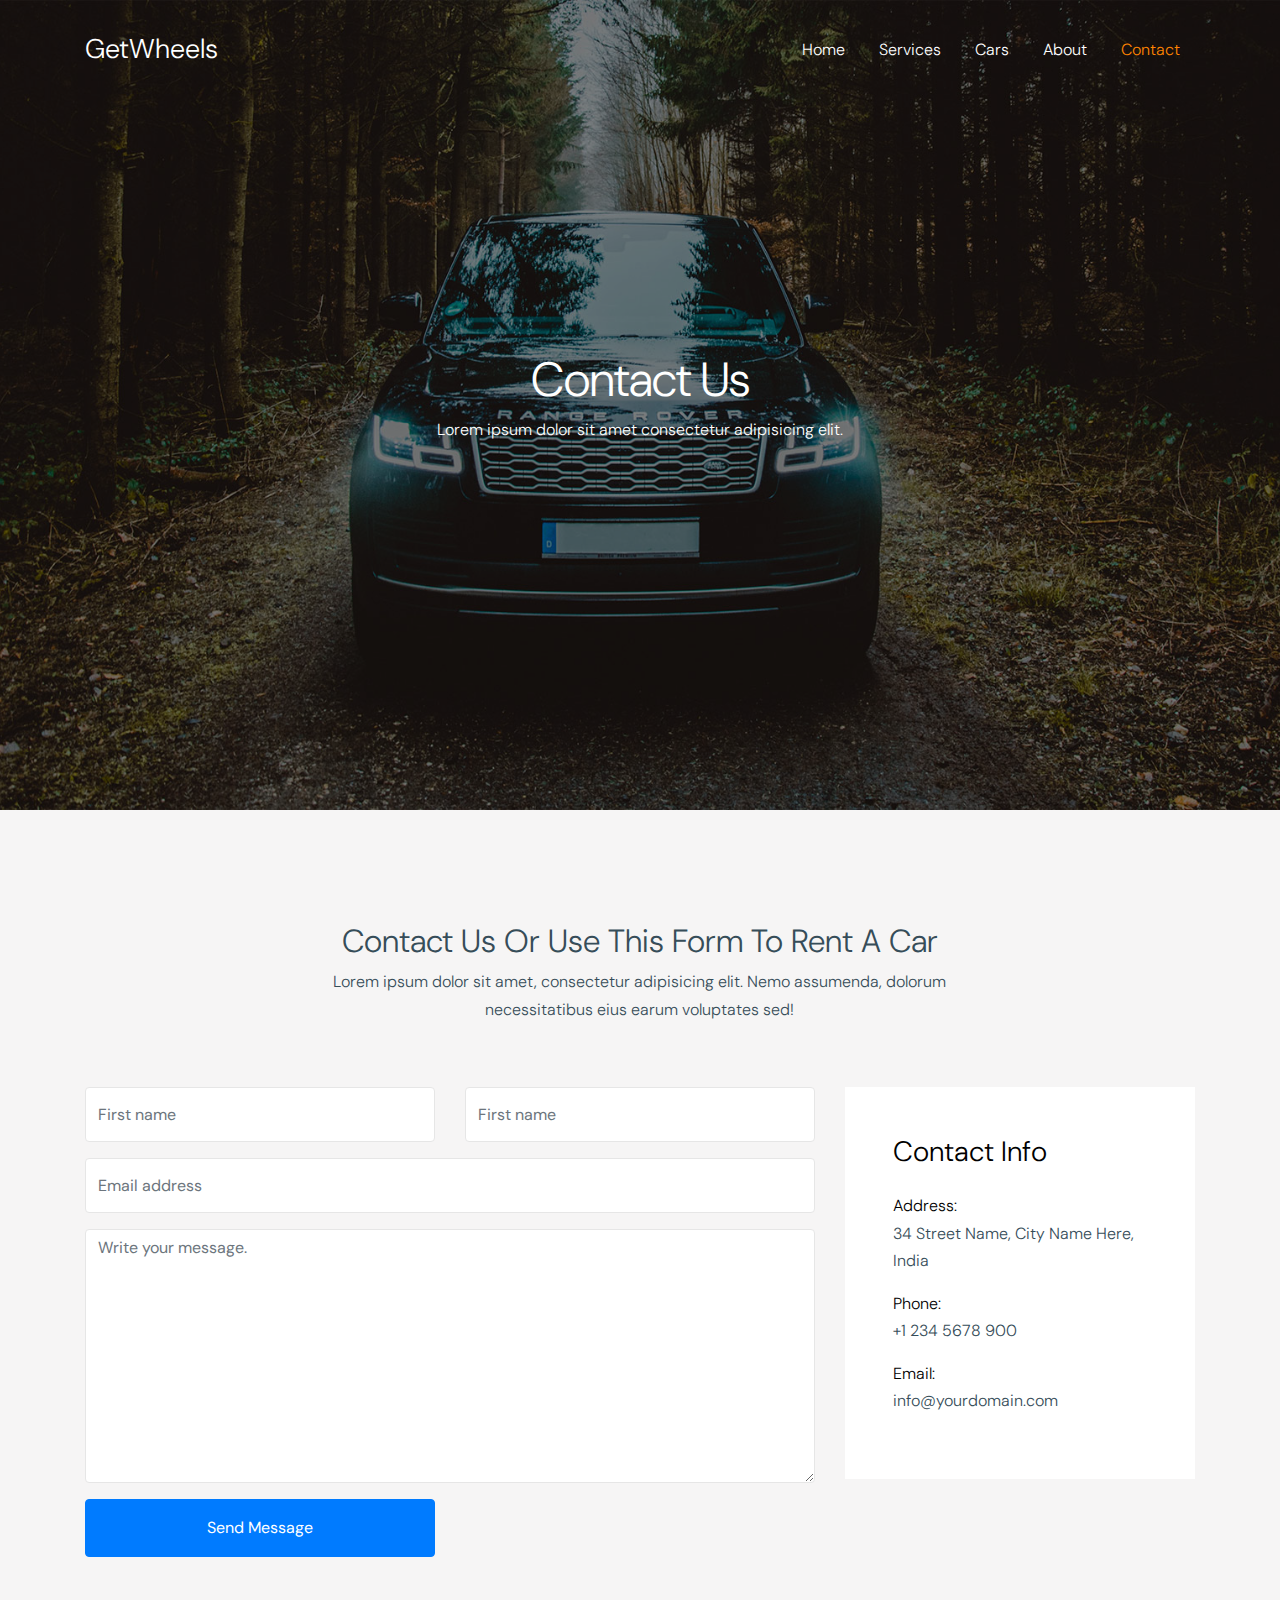
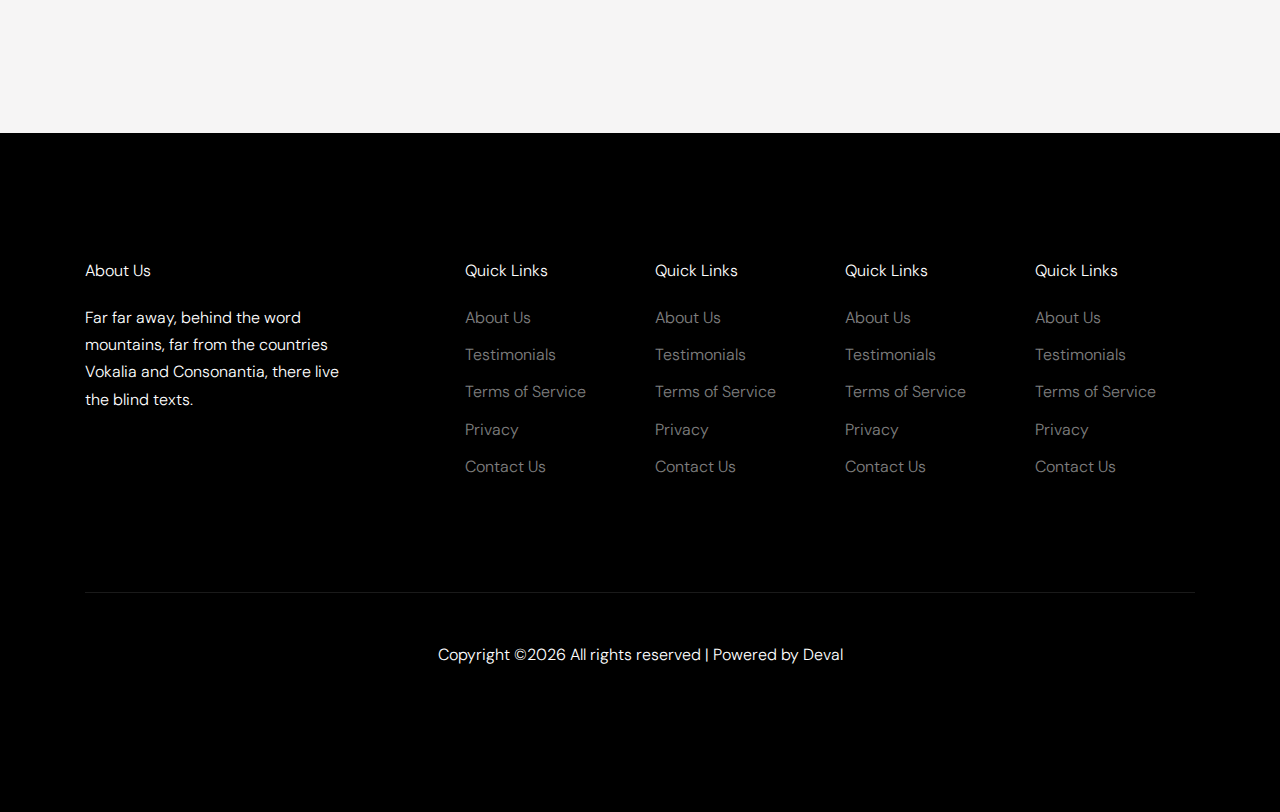
<file: contact.html>
<!doctype html>
<html lang="en">

  <head>
    <title>GetWheels</title>
    <meta charset="utf-8">
    <meta name="viewport" content="width=device-width, initial-scale=1, shrink-to-fit=no">

    <link href="https://fonts.googleapis.com/css?family=DM+Sans:300,400,700&display=swap" rel="stylesheet">

    <link rel="stylesheet" href="fonts/icomoon/style.css">

    <link rel="stylesheet" href="css/bootstrap.min.css">
    <link rel="stylesheet" href="css/bootstrap-datepicker.css">
    <link rel="stylesheet" href="css/jquery.fancybox.min.css">
    <link rel="stylesheet" href="css/owl.carousel.min.css">
    <link rel="stylesheet" href="css/owl.theme.default.min.css">
    <link rel="stylesheet" href="fonts/flaticon/font/flaticon.css">
    <link rel="stylesheet" href="css/aos.css">

    <!-- MAIN CSS -->
    <link rel="stylesheet" href="css/style.css">

  </head>

  <body data-spy="scroll" data-target=".site-navbar-target" data-offset="300">

    
    <div class="site-wrap" id="home-section">

      <div class="site-mobile-menu site-navbar-target">
        <div class="site-mobile-menu-header">
          <div class="site-mobile-menu-close mt-3">
            <span class="icon-close2 js-menu-toggle"></span>
          </div>
        </div>
        <div class="site-mobile-menu-body"></div>
      </div>



      <header class="site-navbar site-navbar-target" role="banner">

        <div class="container">
          <div class="row align-items-center position-relative">

            <div class="col-3 ">
              <div class="site-logo">
                <a href="index.html">GetWheels</a>
              </div>
            </div>

            <div class="col-9  text-right">
              

              <span class="d-inline-block d-lg-none"><a href="#" class="text-white site-menu-toggle js-menu-toggle py-5 text-white"><span class="icon-menu h3 text-white"></span></a></span>

              

              <nav class="site-navigation text-right ml-auto d-none d-lg-block" role="navigation">
                <ul class="site-menu main-menu js-clone-nav ml-auto ">
                  <li><a href="index.html" class="nav-link">Home</a></li>
                  <li><a href="services.html" class="nav-link">Services</a></li>
                  <li><a href="cars.html" class="nav-link">Cars</a></li>
                  <li><a href="about.html" class="nav-link">About</a></li>
                  
                  <li class="active"><a href="contact.html" class="nav-link">Contact</a></li>
                </ul>
              </nav>
            </div>

            
          </div>
        </div>

      </header>

    <div class="ftco-blocks-cover-1">
      <div class="ftco-cover-1 overlay innerpage" style="background-image: url('images/hero_1.jpg')">
        <div class="container">
          <div class="row align-items-center justify-content-center">
            <div class="col-lg-6 text-center">
              <h1>Contact Us</h1>
              <p>Lorem ipsum dolor sit amet consectetur adipisicing elit.</p>
            </div>
          </div>
        </div>
      </div>
    </div>

    <div class="site-section bg-light" id="contact-section">
      <div class="container">
        <div class="row justify-content-center text-center">
        <div class="col-7 text-center mb-5">
          <h2>Contact Us Or Use This Form To Rent A Car</h2>
          <p>Lorem ipsum dolor sit amet, consectetur adipisicing elit. Nemo assumenda, dolorum necessitatibus eius earum voluptates sed!</p>
        </div>
      </div>
        <div class="row">
          <div class="col-lg-8 mb-5" >
            <form action="#" method="post">
              <div class="form-group row">
                <div class="col-md-6 mb-4 mb-lg-0">
                  <input type="text" class="form-control" placeholder="First name">
                </div>
                <div class="col-md-6">
                  <input type="text" class="form-control" placeholder="First name">
                </div>
              </div>

              <div class="form-group row">
                <div class="col-md-12">
                  <input type="text" class="form-control" placeholder="Email address">
                </div>
              </div>

              <div class="form-group row">
                <div class="col-md-12">
                  <textarea name="" id="" class="form-control" placeholder="Write your message." cols="30" rows="10"></textarea>
                </div>
              </div>
              <div class="form-group row">
                <div class="col-md-6 mr-auto">
                  <input type="submit" class="btn btn-block btn-primary text-white py-3 px-5" value="Send Message">
                </div>
              </div>
            </form>
          </div>
          <div class="col-lg-4 ml-auto">
            <div class="bg-white p-3 p-md-5">
              <h3 class="text-black mb-4">Contact Info</h3>
              <ul class="list-unstyled footer-link">
                <li class="d-block mb-3">
                  <span class="d-block text-black">Address:</span>
                  <span>34 Street Name, City Name Here, India</span></li>
                <li class="d-block mb-3"><span class="d-block text-black">Phone:</span><span>+1 234 5678 900</span></li>
                <li class="d-block mb-3"><span class="d-block text-black">Email:</span><span>info@yourdomain.com</span></li>
              </ul>
            </div>
          </div>
        </div>
      </div>
    </div>


    

    <footer class="site-footer">
      <div class="container">
        <div class="row">
          <div class="col-lg-3">
            <h2 class="footer-heading mb-4">About Us</h2>
                <p>Far far away, behind the word mountains, far from the countries Vokalia and Consonantia, there live the blind texts. </p>
          </div>
          <div class="col-lg-8 ml-auto">
            <div class="row">
              <div class="col-lg-3">
                <h2 class="footer-heading mb-4">Quick Links</h2>
                <ul class="list-unstyled">
                  <li><a href="about.html">About Us</a></li>
                  <li><a href="#">Testimonials</a></li>
                  <li><a href="services.html">Terms of Service</a></li>
                  <li><a href="#">Privacy</a></li>
                  <li><a href="contact.html">Contact Us</a></li>
                </ul>
              </div>
              <div class="col-lg-3">
                <h2 class="footer-heading mb-4">Quick Links</h2>
                <ul class="list-unstyled">
                  <li><a href="about.html">About Us</a></li>
                  <li><a href="#">Testimonials</a></li>
                  <li><a href="services.html">Terms of Service</a></li>
                  <li><a href="#">Privacy</a></li>
                  <li><a href="contact.html">Contact Us</a></li>
                </ul>
              </div>
              <div class="col-lg-3">
                <h2 class="footer-heading mb-4">Quick Links</h2>
                <ul class="list-unstyled">
                  <li><a href="about.html">About Us</a></li>
                  <li><a href="#">Testimonials</a></li>
                  <li><a href="services.html">Terms of Service</a></li>
                  <li><a href="#">Privacy</a></li>
                  <li><a href="contact.html">Contact Us</a></li>
                </ul>
              </div>
              <div class="col-lg-3">
                <h2 class="footer-heading mb-4">Quick Links</h2>
                <ul class="list-unstyled">
                  <li><a href="about.html">About Us</a></li>
                  <li><a href="#">Testimonials</a></li>
                  <li><a href="services.html">Terms of Service</a></li>
                  <li><a href="#">Privacy</a></li>
                  <li><a href="contact.html">Contact Us</a></li>
                </ul>
              </div>
            </div>
          </div>
        </div>
        <div class="row pt-5 mt-5 text-center">
          <div class="col-md-12">
            <div class="border-top pt-5">
              <p>
            <!-- Link back to Colorlib can't be removed. Template is licensed under CC BY 3.0. -->
            Copyright &copy;<script>document.write(new Date().getFullYear());</script> All rights reserved | Powered by Deval</a>
            <!-- Link back to Colorlib can't be removed. Template is licensed under CC BY 3.0. -->
            </p>
            </div>
          </div>

        </div>
      </div>
    </footer>

    </div>

    <script src="js/jquery-3.3.1.min.js"></script>
    <script src="js/popper.min.js"></script>
    <script src="js/bootstrap.min.js"></script>
    <script src="js/owl.carousel.min.js"></script>
    <script src="js/jquery.sticky.js"></script>
    <script src="js/jquery.waypoints.min.js"></script>
    <script src="js/jquery.animateNumber.min.js"></script>
    <script src="js/jquery.fancybox.min.js"></script>
    <script src="js/jquery.easing.1.3.js"></script>
    <script src="js/bootstrap-datepicker.min.js"></script>
    <script src="js/aos.js"></script>

    <script src="js/main.js"></script>

  </body>

</html>
</file>
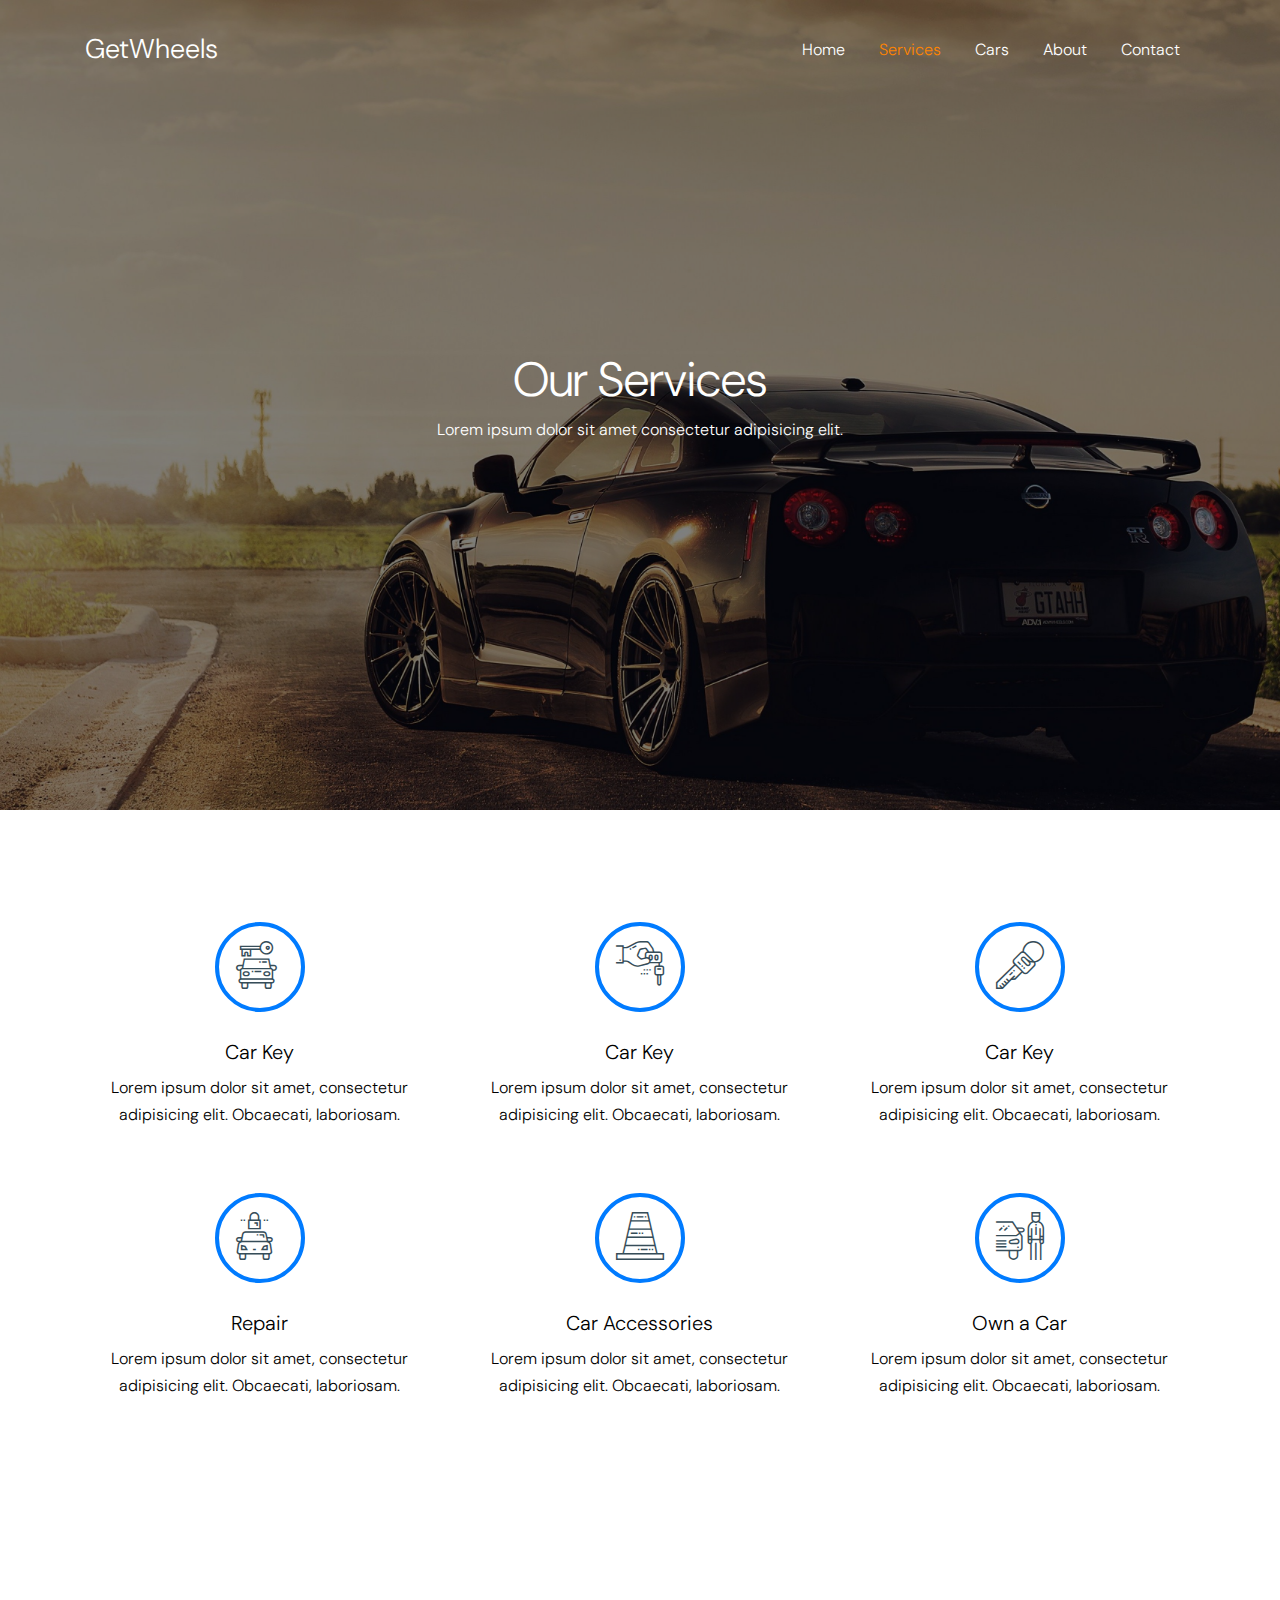
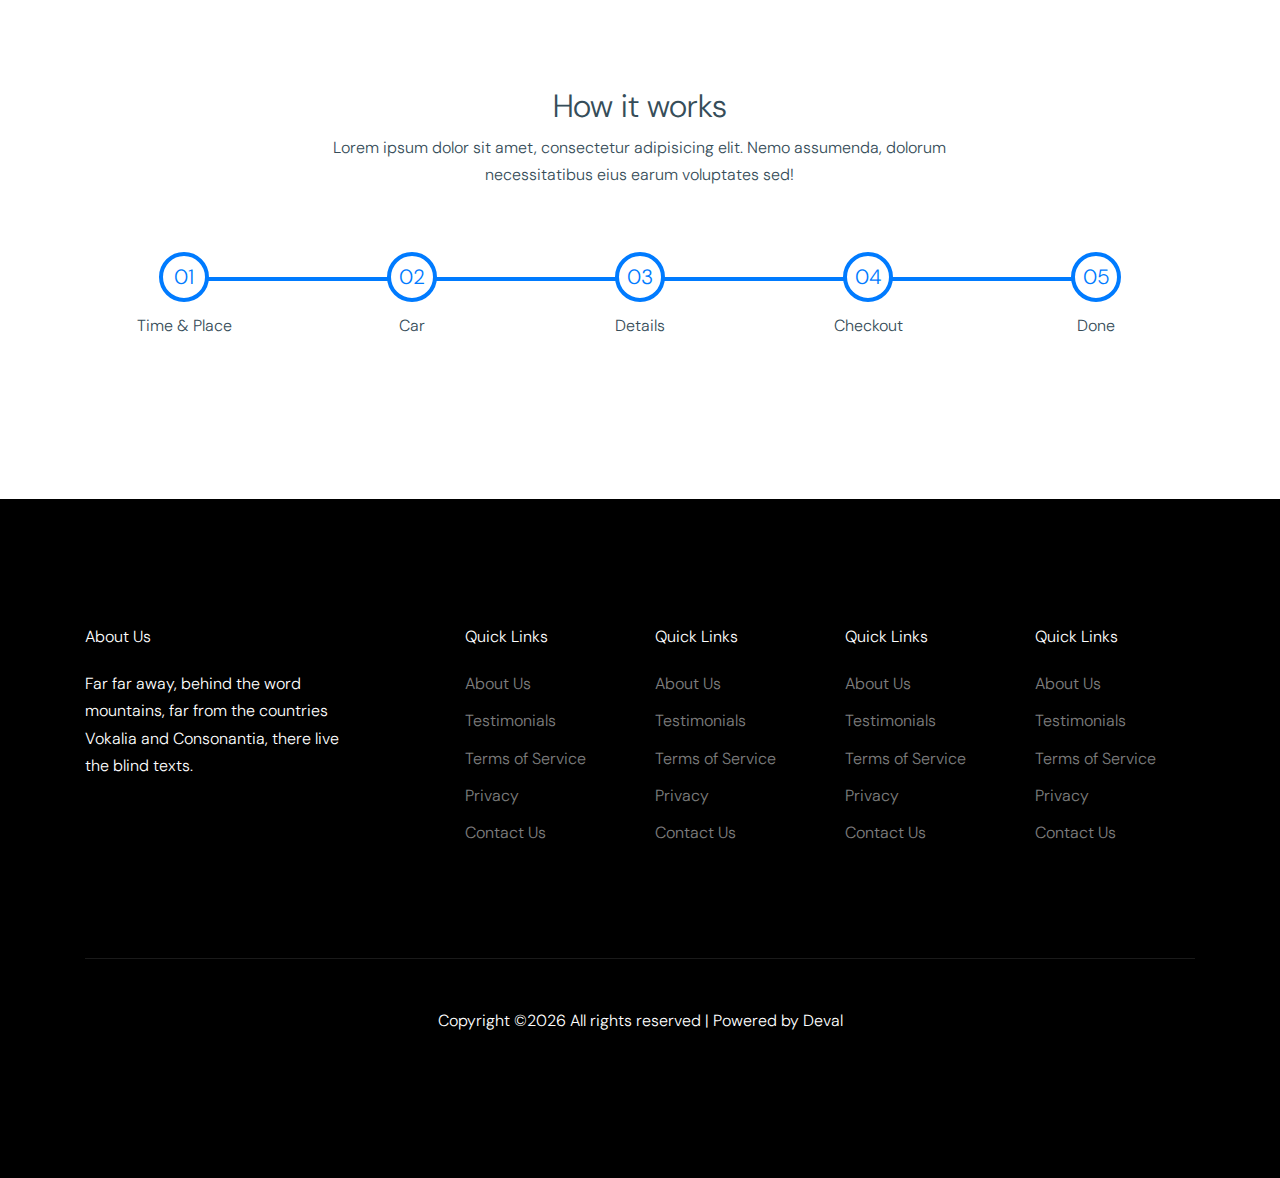
<file: services.html>
<!doctype html>
<html lang="en">

  <head>
    <title>GetWheels</title>
    <meta charset="utf-8">
    <meta name="viewport" content="width=device-width, initial-scale=1, shrink-to-fit=no">

    <link href="https://fonts.googleapis.com/css?family=DM+Sans:300,400,700&display=swap" rel="stylesheet">

    <link rel="stylesheet" href="fonts/icomoon/style.css">

    <link rel="stylesheet" href="css/bootstrap.min.css">
    <link rel="stylesheet" href="css/bootstrap-datepicker.css">
    <link rel="stylesheet" href="css/jquery.fancybox.min.css">
    <link rel="stylesheet" href="css/owl.carousel.min.css">
    <link rel="stylesheet" href="css/owl.theme.default.min.css">
    <link rel="stylesheet" href="fonts/flaticon/font/flaticon.css">
    <link rel="stylesheet" href="css/aos.css">

    <!-- MAIN CSS -->
    <link rel="stylesheet" href="css/style.css">

  </head>

  <body data-spy="scroll" data-target=".site-navbar-target" data-offset="300">

    
    <div class="site-wrap" id="home-section">

      <div class="site-mobile-menu site-navbar-target">
        <div class="site-mobile-menu-header">
          <div class="site-mobile-menu-close mt-3">
            <span class="icon-close2 js-menu-toggle"></span>
          </div>
        </div>
        <div class="site-mobile-menu-body"></div>
      </div>



      <header class="site-navbar site-navbar-target" role="banner">

        <div class="container">
          <div class="row align-items-center position-relative">

            <div class="col-3 ">
              <div class="site-logo">
                <a href="index.html">GetWheels</a>
              </div>
            </div>

            <div class="col-9  text-right">
              

              <span class="d-inline-block d-lg-none"><a href="#" class="text-white site-menu-toggle js-menu-toggle py-5 text-white"><span class="icon-menu h3 text-white"></span></a></span>

              

              <nav class="site-navigation text-right ml-auto d-none d-lg-block" role="navigation">
                <ul class="site-menu main-menu js-clone-nav ml-auto ">
                  <li><a href="index.html" class="nav-link">Home</a></li>
                  <li class="active"><a href="services.html" class="nav-link">Services</a></li>
                  <li><a href="cars.html" class="nav-link">Cars</a></li>
                  <li><a href="about.html" class="nav-link">About</a></li>
                  
                  <li><a href="contact.html" class="nav-link">Contact</a></li>
                </ul>
              </nav>
            </div>

            
          </div>
        </div>

      </header>

    <div class="ftco-blocks-cover-1">
      <div class="ftco-cover-1 overlay innerpage" style="background-image: url('images/service.jpg')">
        <div class="container">
          <div class="row align-items-center justify-content-center">
            <div class="col-lg-6 text-center">
              <h1>Our Services</h1>
              <p>Lorem ipsum dolor sit amet consectetur adipisicing elit.</p>
            </div>
          </div>
        </div>
      </div>
    </div>

    <div class="site-section">
      <div class="container">
        <div class="row">
          <div class="col-lg-4 mb-4 mb-lg-5">
            <div class="service-1 dark">
              <span class="service-1-icon">
                <span class="flaticon-car"></span>
              </span>
              <div class="service-1-contents">
                <h3>Car Key</h3>
                <p>Lorem ipsum dolor sit amet, consectetur adipisicing elit. Obcaecati, laboriosam.</p>
              </div>
            </div>
          </div>
          <div class="col-lg-4 mb-4 mb-lg-5">
            <div class="service-1 dark">
              <span class="service-1-icon">
                <span class="flaticon-valet-1"></span>
              </span>
              <div class="service-1-contents">
                <h3>Car Key</h3>
                <p>Lorem ipsum dolor sit amet, consectetur adipisicing elit. Obcaecati, laboriosam.</p>
              </div>
            </div>
          </div>
          <div class="col-lg-4 mb-4 mb-lg-5">
            <div class="service-1 dark">
              <span class="service-1-icon">
                <span class="flaticon-key"></span>
              </span>
              <div class="service-1-contents">
                <h3>Car Key</h3>
                <p>Lorem ipsum dolor sit amet, consectetur adipisicing elit. Obcaecati, laboriosam.</p>
              </div>
            </div>
          </div>
          <div class="col-lg-4 mb-4 mb-lg-5">
            <div class="service-1 dark">
              <span class="service-1-icon">
                <span class="flaticon-car-1"></span>
              </span>
              <div class="service-1-contents">
                <h3>Repair</h3>
                <p>Lorem ipsum dolor sit amet, consectetur adipisicing elit. Obcaecati, laboriosam.</p>
              </div>
            </div>
          </div>
          <div class="col-lg-4 mb-4 mb-lg-5">
            <div class="service-1 dark">
              <span class="service-1-icon">
                <span class="flaticon-traffic"></span>
              </span>
              <div class="service-1-contents">
                <h3>Car Accessories</h3>
                <p>Lorem ipsum dolor sit amet, consectetur adipisicing elit. Obcaecati, laboriosam.</p>
              </div>
            </div>
          </div>
          <div class="col-lg-4 mb-4 mb-lg-5">
            <div class="service-1 dark">
              <span class="service-1-icon">
                <span class="flaticon-valet"></span>
              </span>
              <div class="service-1-contents">
                <h3>Own a Car</h3>
                <p>Lorem ipsum dolor sit amet, consectetur adipisicing elit. Obcaecati, laboriosam.</p>
              </div>
            </div>
          </div>
        </div>
      </div>
    </div>

    <div class="container site-section mb-5">
      <div class="row justify-content-center text-center">
        <div class="col-7 text-center mb-5">
          <h2>How it works</h2>
          <p>Lorem ipsum dolor sit amet, consectetur adipisicing elit. Nemo assumenda, dolorum necessitatibus eius earum voluptates sed!</p>
        </div>
      </div>
      <div class="how-it-works d-flex">
        <div class="step">
          <span class="number"><span>01</span></span>
          <span class="caption">Time &amp; Place</span>
        </div>
        <div class="step">
          <span class="number"><span>02</span></span>
          <span class="caption">Car</span>
        </div>
        <div class="step">
          <span class="number"><span>03</span></span>
          <span class="caption">Details</span>
        </div>
        <div class="step">
          <span class="number"><span>04</span></span>
          <span class="caption">Checkout</span>
        </div>
        <div class="step">
          <span class="number"><span>05</span></span>
          <span class="caption">Done</span>
        </div>

      </div>
    </div>

    

    <footer class="site-footer">
      <div class="container">
        <div class="row">
          <div class="col-lg-3">
            <h2 class="footer-heading mb-4">About Us</h2>
                <p>Far far away, behind the word mountains, far from the countries Vokalia and Consonantia, there live the blind texts. </p>
          </div>
          <div class="col-lg-8 ml-auto">
            <div class="row">
              <div class="col-lg-3">
                <h2 class="footer-heading mb-4">Quick Links</h2>
                <ul class="list-unstyled">
                  <li><a href="about.html">About Us</a></li>
                  <li><a href="#">Testimonials</a></li>
                  <li><a href="#">Terms of Service</a></li>
                  <li><a href="#">Privacy</a></li>
                  <li><a href="contact.html">Contact Us</a></li>
                </ul>
              </div>
              <div class="col-lg-3">
                <h2 class="footer-heading mb-4">Quick Links</h2>
                <ul class="list-unstyled">
                  <li><a href="about.html">About Us</a></li>
                  <li><a href="#">Testimonials</a></li>
                  <li><a href="#">Terms of Service</a></li>
                  <li><a href="#">Privacy</a></li>
                  <li><a href="contact.html">Contact Us</a></li>
                </ul>
              </div>
              <div class="col-lg-3">
                <h2 class="footer-heading mb-4">Quick Links</h2>
                <ul class="list-unstyled">
                  <li><a href="about.html">About Us</a></li>
                  <li><a href="#">Testimonials</a></li>
                  <li><a href="#">Terms of Service</a></li>
                  <li><a href="#">Privacy</a></li>
                  <li><a href="contact.html">Contact Us</a></li>
                </ul>
              </div>
              <div class="col-lg-3">
                <h2 class="footer-heading mb-4">Quick Links</h2>
                <ul class="list-unstyled">
                  <li><a href="about.html">About Us</a></li>
                  <li><a href="#">Testimonials</a></li>
                  <li><a href="#">Terms of Service</a></li>
                  <li><a href="#">Privacy</a></li>
                  <li><a href="contact.html">Contact Us</a></li>
                </ul>
              </div>
            </div>
          </div>
        </div>
        <div class="row pt-5 mt-5 text-center">
          <div class="col-md-12">
            <div class="border-top pt-5">
              <p>
            <!-- Link back to Colorlib can't be removed. Template is licensed under CC BY 3.0. -->
            Copyright &copy;<script>document.write(new Date().getFullYear());</script> All rights reserved | Powered by Deval</a>
            <!-- Link back to Colorlib can't be removed. Template is licensed under CC BY 3.0. -->
            </p>
            </div>
          </div>

        </div>
      </div>
    </footer>

    </div>

    <script src="js/jquery-3.3.1.min.js"></script>
    <script src="js/popper.min.js"></script>
    <script src="js/bootstrap.min.js"></script>
    <script src="js/owl.carousel.min.js"></script>
    <script src="js/jquery.sticky.js"></script>
    <script src="js/jquery.waypoints.min.js"></script>
    <script src="js/jquery.animateNumber.min.js"></script>
    <script src="js/jquery.fancybox.min.js"></script>
    <script src="js/jquery.easing.1.3.js"></script>
    <script src="js/bootstrap-datepicker.min.js"></script>
    <script src="js/aos.js"></script>

    <script src="js/main.js"></script>

  </body>

</html>
</file>
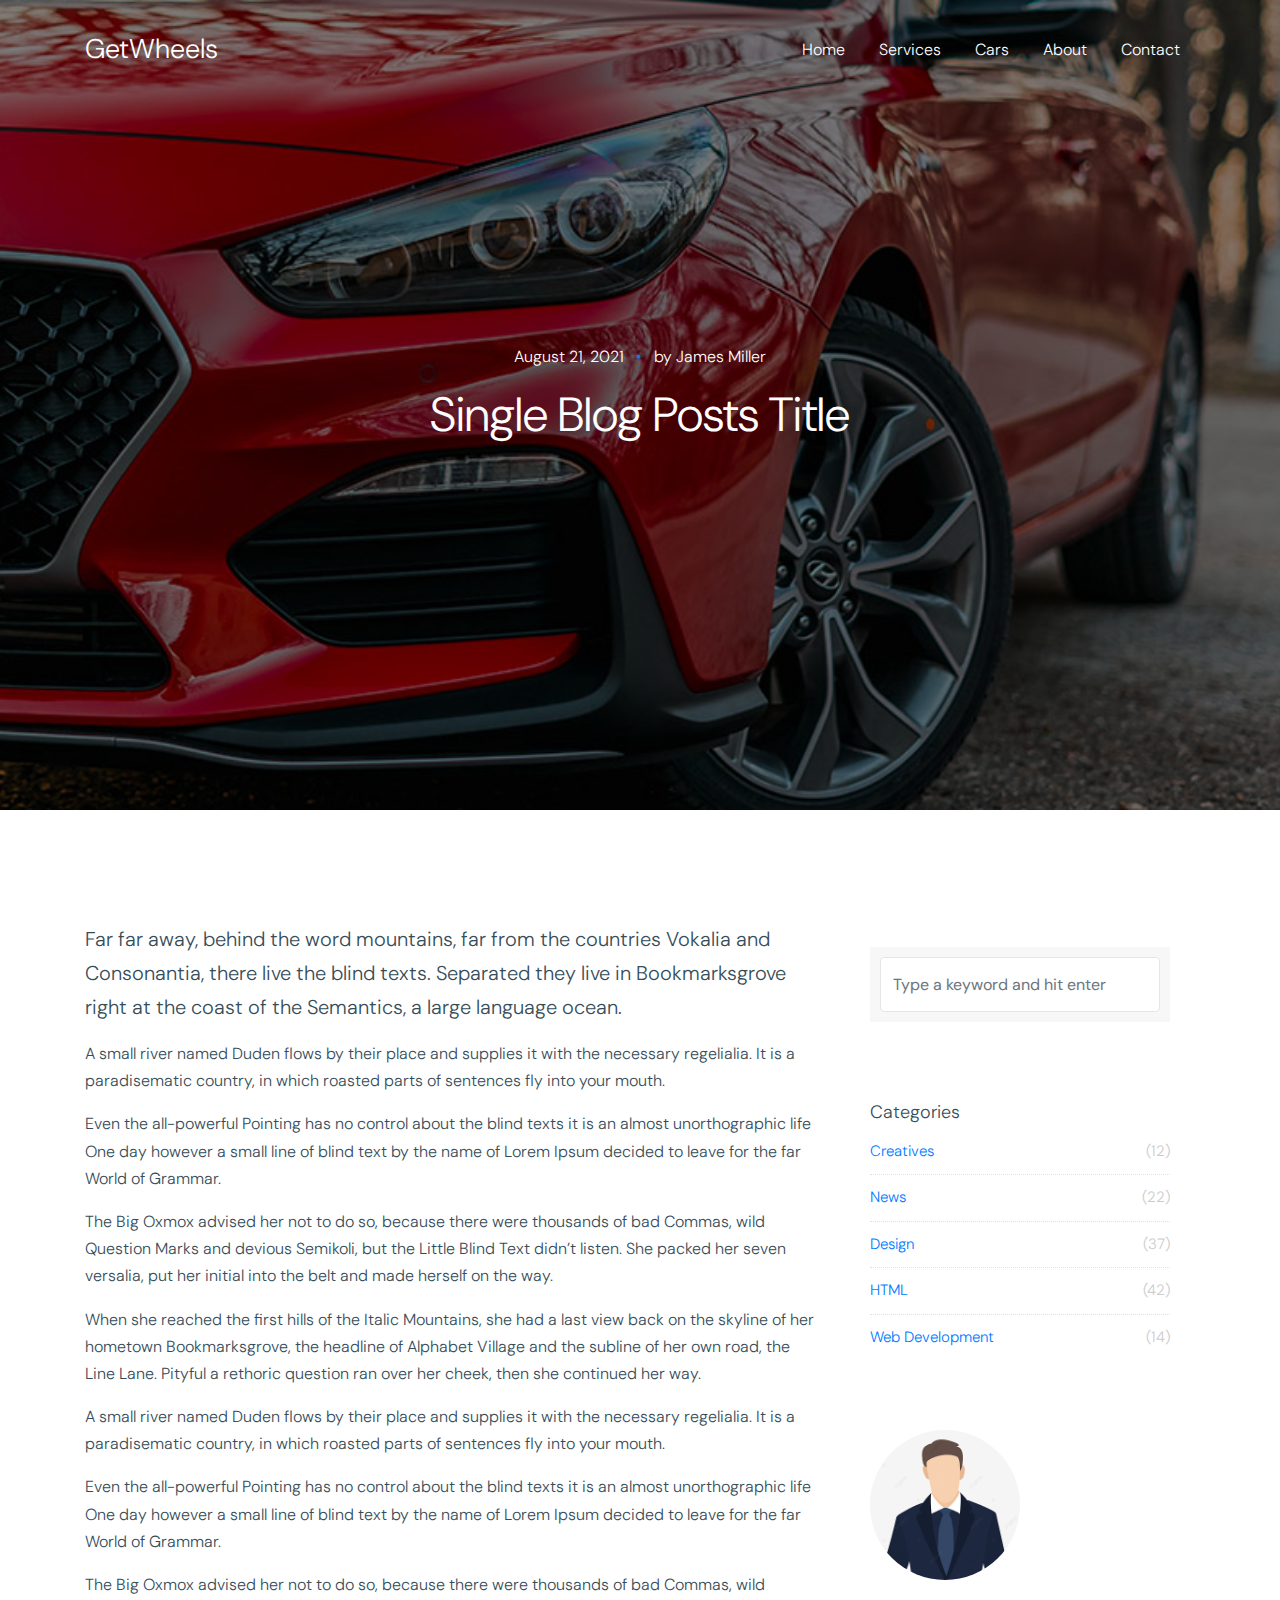
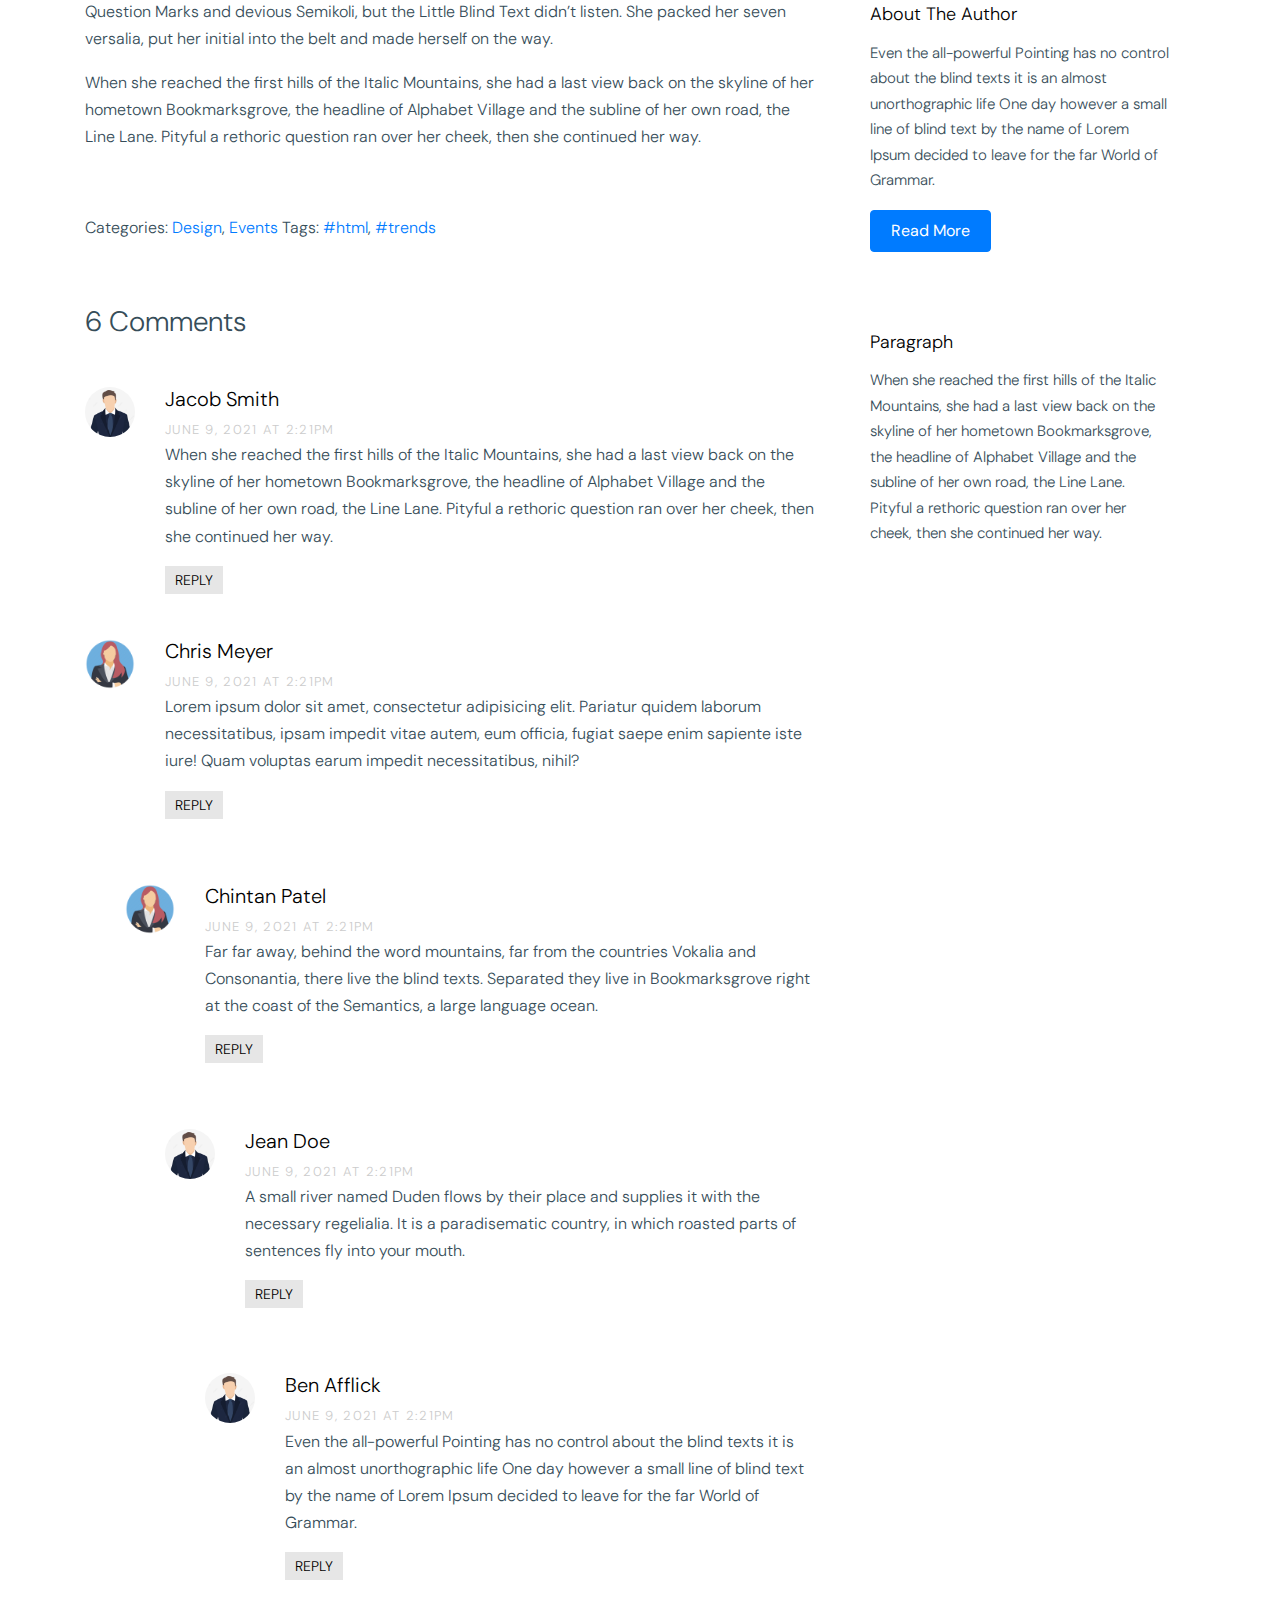
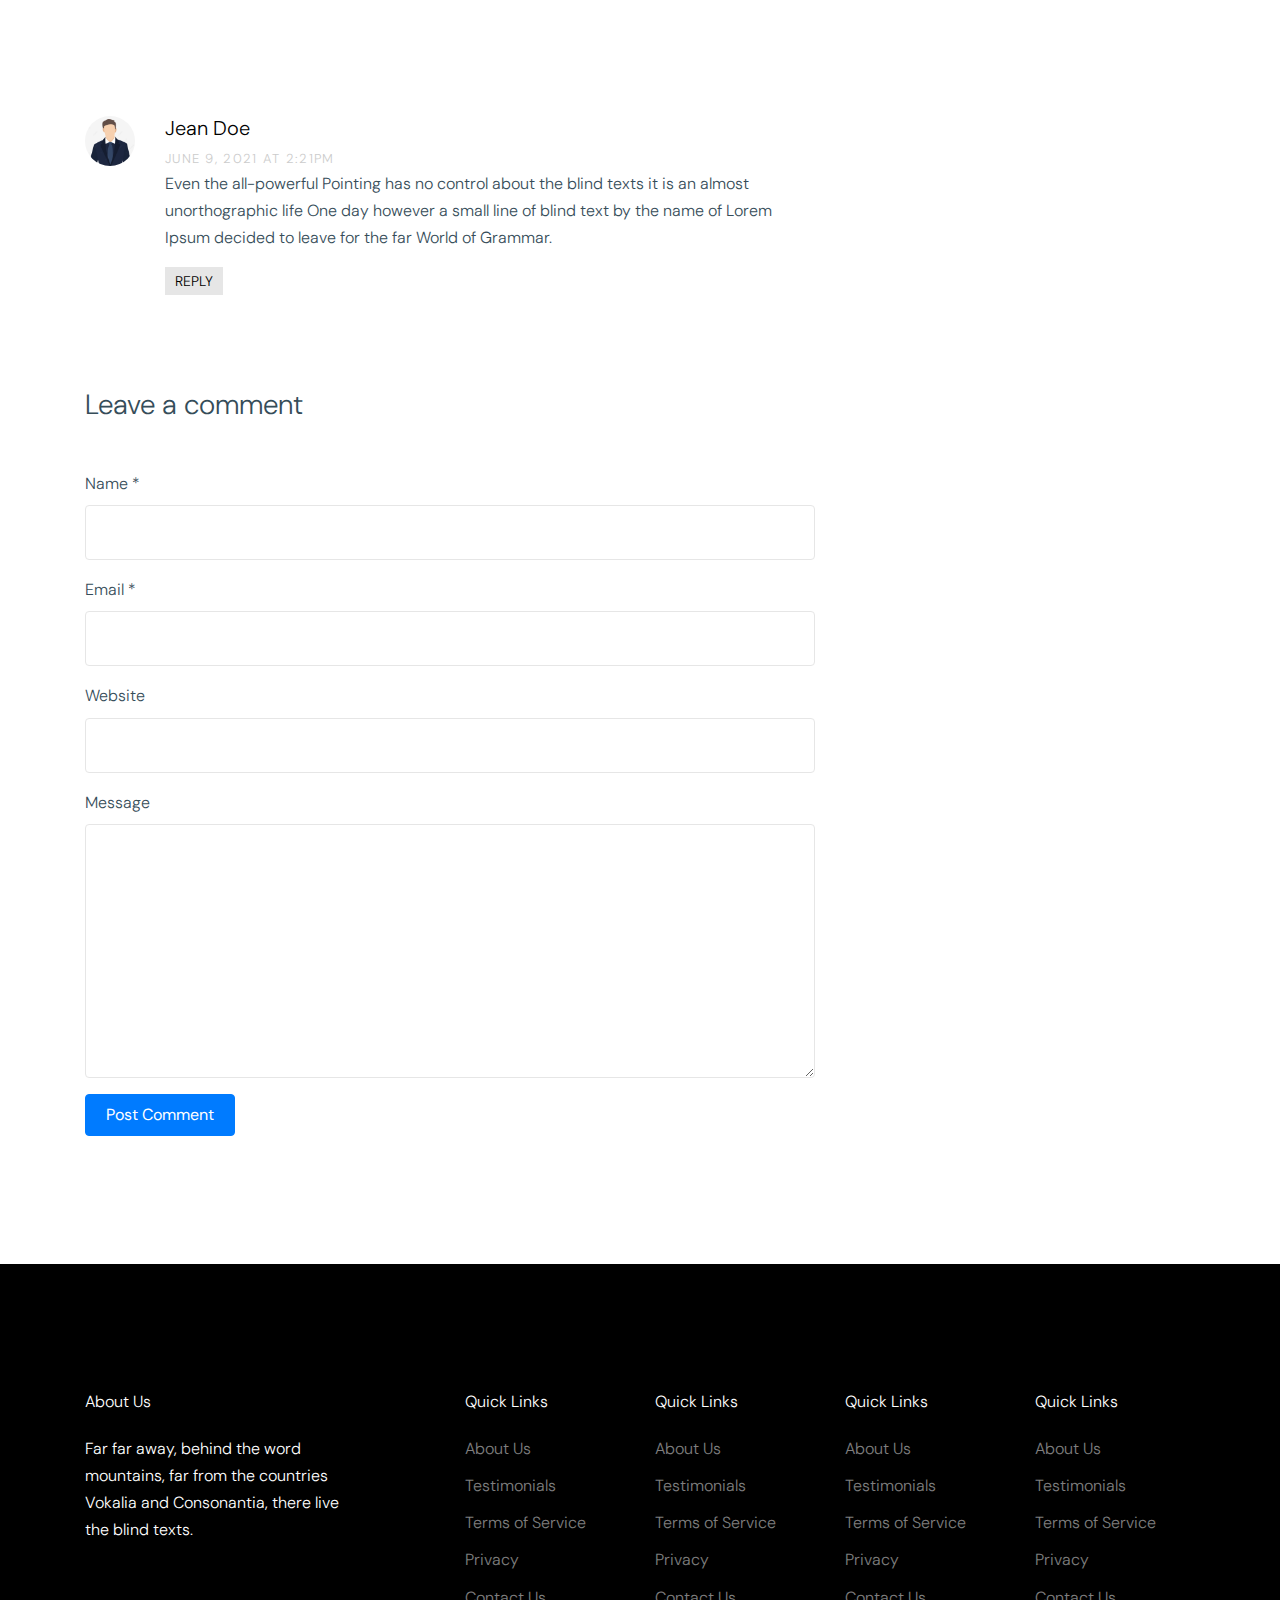
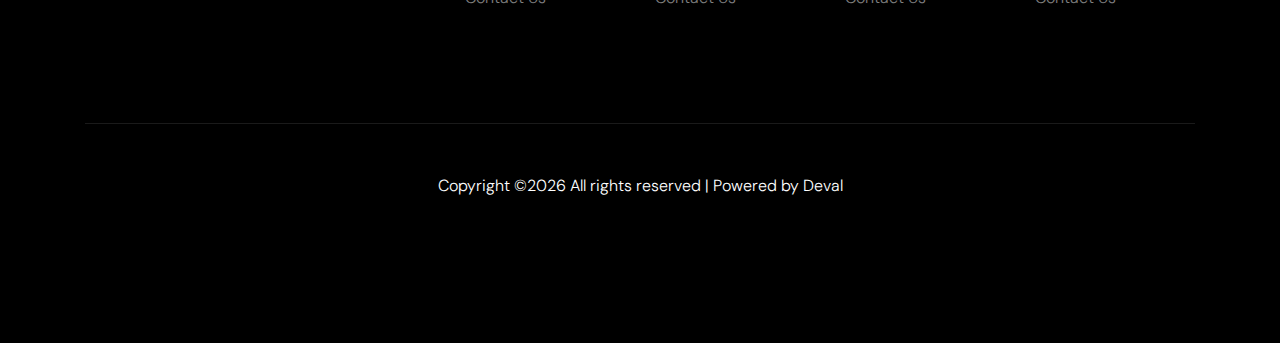
<file: single.html>
<!doctype html>
<html lang="en">

  <head>
    <title>GetWheels</title>
    <meta charset="utf-8">
    <meta name="viewport" content="width=device-width, initial-scale=1, shrink-to-fit=no">

    <link href="https://fonts.googleapis.com/css?family=DM+Sans:300,400,700&display=swap" rel="stylesheet">

    <link rel="stylesheet" href="fonts/icomoon/style.css">

    <link rel="stylesheet" href="css/bootstrap.min.css">
    <link rel="stylesheet" href="css/bootstrap-datepicker.css">
    <link rel="stylesheet" href="css/jquery.fancybox.min.css">
    <link rel="stylesheet" href="css/owl.carousel.min.css">
    <link rel="stylesheet" href="css/owl.theme.default.min.css">
    <link rel="stylesheet" href="fonts/flaticon/font/flaticon.css">
    <link rel="stylesheet" href="css/aos.css">

    <!-- MAIN CSS -->
    <link rel="stylesheet" href="css/style.css">

    <link rel="icon" href="https://freepngimg.com/download/car/31424-2-car-image.png" type="image/gif" sizes="16x16"

  </head>

  <body data-spy="scroll" data-target=".site-navbar-target" data-offset="300">

    
    <div class="site-wrap" id="home-section">

      <div class="site-mobile-menu site-navbar-target">
        <div class="site-mobile-menu-header">
          <div class="site-mobile-menu-close mt-3">
            <span class="icon-close2 js-menu-toggle"></span>
          </div>
        </div>
        <div class="site-mobile-menu-body"></div>
      </div>



      <header class="site-navbar site-navbar-target" role="banner">

        <div class="container">
          <div class="row align-items-center position-relative">

            <div class="col-3 ">
              <div class="site-logo">
                <a href="index.html">GetWheels</a>
              </div>
            </div>

            <div class="col-9  text-right">
              

              <span class="d-inline-block d-lg-none"><a href="#" class="text-white site-menu-toggle js-menu-toggle py-5 text-white"><span class="icon-menu h3 text-white"></span></a></span>

              

              <nav class="site-navigation text-right ml-auto d-none d-lg-block" role="navigation">
                <ul class="site-menu main-menu js-clone-nav ml-auto ">
                  <li><a href="index.html" class="nav-link">Home</a></li>
                  <li><a href="services.html" class="nav-link">Services</a></li>
                  <li><a href="cars.html" class="nav-link">Cars</a></li>
                  <li><a href="about.html" class="nav-link">About</a></li>
                  
                  <li><a href="contact.html" class="nav-link">Contact</a></li>
                </ul>
              </nav>
            </div>

            
          </div>
        </div>

      </header>

    <div class="ftco-blocks-cover-1">
      <div class="ftco-cover-1 innerpage overlay" style="background-image: url('images/img_4.jpg')">
        <div class="container">
          <div class="row align-items-center justify-content-center">
            <div class="col-lg-6 text-center">
              <span class="d-block mb-3 text-white" data-aos="fade-up">August 21, 2021 <span class="mx-2 text-primary">&bullet;</span> by James Miller</span>
                <h1 class="mb-4" data-aos="fade-up" data-aos-delay="100">Single Blog Posts Title</h1>
            </div>
          </div>
        </div>
      </div>
    </div>


    <div class="site-section">
      <div class="container">
        <div class="row">
          <div class="col-md-8 blog-content">
            <p class="lead">Far far away, behind the word mountains, far from the countries Vokalia and Consonantia, there live the blind texts. Separated they live in Bookmarksgrove right at the coast of the Semantics, a large language ocean.</p>
            <p>A small river named Duden flows by their place and supplies it with the necessary regelialia. It is a paradisematic country, in which roasted parts of sentences fly into your mouth.</p>

            <blockquote><p>Even the all-powerful Pointing has no control about the blind texts it is an almost unorthographic life One day however a small line of blind text by the name of Lorem Ipsum decided to leave for the far World of Grammar.</p></blockquote>

            <p>The Big Oxmox advised her not to do so, because there were thousands of bad Commas, wild Question Marks and devious Semikoli, but the Little Blind Text didn’t listen. She packed her seven versalia, put her initial into the belt and made herself on the way.</p>

            <p>When she reached the first hills of the Italic Mountains, she had a last view back on the skyline of her hometown Bookmarksgrove, the headline of Alphabet Village and the subline of her own road, the Line Lane. Pityful a rethoric question ran over her cheek, then she continued her way.</p>

            <p>A small river named Duden flows by their place and supplies it with the necessary regelialia. It is a paradisematic country, in which roasted parts of sentences fly into your mouth.</p>

            <blockquote><p>Even the all-powerful Pointing has no control about the blind texts it is an almost unorthographic life One day however a small line of blind text by the name of Lorem Ipsum decided to leave for the far World of Grammar.</p></blockquote>

            <p>The Big Oxmox advised her not to do so, because there were thousands of bad Commas, wild Question Marks and devious Semikoli, but the Little Blind Text didn’t listen. She packed her seven versalia, put her initial into the belt and made herself on the way.</p>
            
            <p>When she reached the first hills of the Italic Mountains, she had a last view back on the skyline of her hometown Bookmarksgrove, the headline of Alphabet Village and the subline of her own road, the Line Lane. Pityful a rethoric question ran over her cheek, then she continued her way.</p>


            <div class="pt-5">
              <p>Categories:  <a href="#">Design</a>, <a href="#">Events</a>  Tags: <a href="#">#html</a>, <a href="#">#trends</a></p>
            </div>


            <div class="pt-5">
              <h3 class="mb-5">6 Comments</h3>
              <ul class="comment-list">
                <li class="comment">
                  <div class="vcard bio">
                    <img src="images/man.jpg" alt="Free Website Template by Free-Template.co">
                  </div>
                  <div class="comment-body">
                    <h3>Jacob Smith</h3>
                    <div class="meta">June 9, 2021 at 2:21pm</div>
                    <p>When she reached the first hills of the Italic Mountains, she had a last view back on the skyline of her hometown Bookmarksgrove, the headline of Alphabet Village and the subline of her own road, the Line Lane. Pityful a rethoric question ran over her cheek, then she continued her way.</p>
                    <p><a href="#" class="reply">Reply</a></p>
                  </div>
                </li>

                <li class="comment">
                  <div class="vcard bio">
                    <img src="images/woman.png" alt="Free Website Template by Free-Template.co">
                  </div>
                  <div class="comment-body">
                    <h3>Chris Meyer</h3>
                    <div class="meta">June 9, 2021 at 2:21pm</div>
                    <p>Lorem ipsum dolor sit amet, consectetur adipisicing elit. Pariatur quidem laborum necessitatibus, ipsam impedit vitae autem, eum officia, fugiat saepe enim sapiente iste iure! Quam voluptas earum impedit necessitatibus, nihil?</p>
                    <p><a href="#" class="reply">Reply</a></p>
                  </div>

                  <ul class="children">
                    <li class="comment">
                      <div class="vcard bio">
                        <img src="images/woman.png" alt="Free Website Template by Free-Template.co">
                      </div>
                      <div class="comment-body">
                        <h3>Chintan Patel</h3>
                        <div class="meta">June 9, 2021 at 2:21pm</div>
                        <p>Far far away, behind the word mountains, far from the countries Vokalia and Consonantia, there live the blind texts. Separated they live in Bookmarksgrove right at the coast of the Semantics, a large language ocean.</p>
                        <p><a href="#" class="reply">Reply</a></p>
                      </div>


                      <ul class="children">
                        <li class="comment">
                          <div class="vcard bio">
                            <img src="images/man.jpg" alt="Free Website Template by Free-Template.co">
                          </div>
                          <div class="comment-body">
                            <h3>Jean Doe</h3>
                            <div class="meta">June 9, 2021 at 2:21pm</div>
                            <p>A small river named Duden flows by their place and supplies it with the necessary regelialia. It is a paradisematic country, in which roasted parts of sentences fly into your mouth.</p>
                            <p><a href="#" class="reply">Reply</a></p>
                          </div>

                            <ul class="children">
                              <li class="comment">
                                <div class="vcard bio">
                                  <img src="images/man.jpg" alt="Free Website Template by Free-Template.co">
                                </div>
                                <div class="comment-body">
                                  <h3>Ben Afflick</h3>
                                  <div class="meta">June 9, 2021 at 2:21pm</div>
                                  <p>Even the all-powerful Pointing has no control about the blind texts it is an almost unorthographic life One day however a small line of blind text by the name of Lorem Ipsum decided to leave for the far World of Grammar.</p>
                                  <p><a href="#" class="reply">Reply</a></p>
                                </div>
                              </li>
                            </ul>
                        </li>
                      </ul>
                    </li>
                  </ul>
                </li>

                <li class="comment">
                  <div class="vcard bio">
                    <img src="images/man.jpg" alt="Free Website Template by Free-Template.co">
                  </div>
                  <div class="comment-body">
                    <h3>Jean Doe</h3>
                    <div class="meta">June 9, 2021 at 2:21pm</div>
                    <p>Even the all-powerful Pointing has no control about the blind texts it is an almost unorthographic life One day however a small line of blind text by the name of Lorem Ipsum decided to leave for the far World of Grammar.</p>
                    <p><a href="#" class="reply">Reply</a></p>
                  </div>
                </li>
              </ul>
              <!-- END comment-list -->
              
              <div class="comment-form-wrap pt-5">
                <h3 class="mb-5">Leave a comment</h3>
                <form action="#" class="">
                  <div class="form-group">
                    <label for="name">Name *</label>
                    <input type="text" class="form-control" id="name">
                  </div>
                  <div class="form-group">
                    <label for="email">Email *</label>
                    <input type="email" class="form-control" id="email">
                  </div>
                  <div class="form-group">
                    <label for="website">Website</label>
                    <input type="url" class="form-control" id="website">
                  </div>

                  <div class="form-group">
                    <label for="message">Message</label>
                    <textarea name="" id="message" cols="30" rows="10" class="form-control"></textarea>
                  </div>
                  <div class="form-group">
                    <input type="submit" value="Post Comment" class="btn btn-primary btn-md text-white">
                  </div>

                </form>
              </div>
            </div>

          </div>
          <div class="col-md-4 sidebar">
            <div class="sidebar-box">
              <form action="#" class="search-form">
                <div class="form-group">
                  <span class="icon fa fa-search"></span>
                  <input type="text" class="form-control" placeholder="Type a keyword and hit enter">
                </div>
              </form>
            </div>
            <div class="sidebar-box">
              <div class="categories">
                <h3>Categories</h3>
                <li><a href="#">Creatives <span>(12)</span></a></li>
                <li><a href="#">News <span>(22)</span></a></li>
                <li><a href="#">Design <span>(37)</span></a></li>
                <li><a href="#">HTML <span>(42)</span></a></li>
                <li><a href="#">Web Development <span>(14)</span></a></li>
              </div>
            </div>
            <div class="sidebar-box">
              <img src="images/man.jpg" alt="Free Website Template by Free-Template.co" class="img-fluid mb-4 w-50 rounded-circle">
              <h3 class="text-black">About The Author</h3>
              <p>Even the all-powerful Pointing has no control about the blind texts it is an almost unorthographic life One day however a small line of blind text by the name of Lorem Ipsum decided to leave for the far World of Grammar.</p>
              <p><a href="#" class="btn btn-primary btn-md text-white">Read More</a></p>
            </div>

            <div class="sidebar-box">
              <h3 class="text-black">Paragraph</h3>
              <p>When she reached the first hills of the Italic Mountains, she had a last view back on the skyline of her hometown Bookmarksgrove, the headline of Alphabet Village and the subline of her own road, the Line Lane. Pityful a rethoric question ran over her cheek, then she continued her way.</p>
            </div>
          </div>
        </div>
      </div>
    </div>

    

    <footer class="site-footer">
      <div class="container">
        <div class="row">
          <div class="col-lg-3">
            <h2 class="footer-heading mb-4">About Us</h2>
                <p>Far far away, behind the word mountains, far from the countries Vokalia and Consonantia, there live the blind texts. </p>
          </div>
          <div class="col-lg-8 ml-auto">
            <div class="row">
              <div class="col-lg-3">
                <h2 class="footer-heading mb-4">Quick Links</h2>
                <ul class="list-unstyled">
                  <li><a href="about.html">About Us</a></li>
                  <li><a href="#">Testimonials</a></li>
                  <li><a href="services.html">Terms of Service</a></li>
                  <li><a href="#">Privacy</a></li>
                  <li><a href="contact.html">Contact Us</a></li>
                </ul>
              </div>
              <div class="col-lg-3">
                <h2 class="footer-heading mb-4">Quick Links</h2>
                <ul class="list-unstyled">
                  <li><a href="about.html">About Us</a></li>
                  <li><a href="#">Testimonials</a></li>
                  <li><a href="services.html">Terms of Service</a></li>
                  <li><a href="#">Privacy</a></li>
                  <li><a href="contact.html">Contact Us</a></li>
                </ul>
              </div>
              <div class="col-lg-3">
                <h2 class="footer-heading mb-4">Quick Links</h2>
                <ul class="list-unstyled">
                  <li><a href="about.html">About Us</a></li>
                  <li><a href="#">Testimonials</a></li>
                  <li><a href="services.html">Terms of Service</a></li>
                  <li><a href="#">Privacy</a></li>
                  <li><a href="contact.html">Contact Us</a></li>
                </ul>
              </div>
              <div class="col-lg-3">
                <h2 class="footer-heading mb-4">Quick Links</h2>
                <ul class="list-unstyled">
                  <li><a href="about.html">About Us</a></li>
                  <li><a href="#">Testimonials</a></li>
                  <li><a href="services.html">Terms of Service</a></li>
                  <li><a href="#">Privacy</a></li>
                  <li><a href="contact.html">Contact Us</a></li>
                </ul>
              </div>
            </div>
          </div>
        </div>
        <div class="row pt-5 mt-5 text-center">
          <div class="col-md-12">
            <div class="border-top pt-5">
              <p>
            <!-- Link back to Colorlib can't be removed. Template is licensed under CC BY 3.0. -->
            Copyright &copy;<script>document.write(new Date().getFullYear());</script> All rights reserved | Powered by Deval</a>
            <!-- Link back to Colorlib can't be removed. Template is licensed under CC BY 3.0. -->
            </p>
            </div>
          </div>

        </div>
      </div>
    </footer>

    </div>

    <script src="js/jquery-3.3.1.min.js"></script>
    <script src="js/popper.min.js"></script>
    <script src="js/bootstrap.min.js"></script>
    <script src="js/owl.carousel.min.js"></script>
    <script src="js/jquery.sticky.js"></script>
    <script src="js/jquery.waypoints.min.js"></script>
    <script src="js/jquery.animateNumber.min.js"></script>
    <script src="js/jquery.fancybox.min.js"></script>
    <script src="js/jquery.easing.1.3.js"></script>
    <script src="js/bootstrap-datepicker.min.js"></script>
    <script src="js/aos.js"></script>

    <script src="js/main.js"></script>

  </body>

</html>
</file>
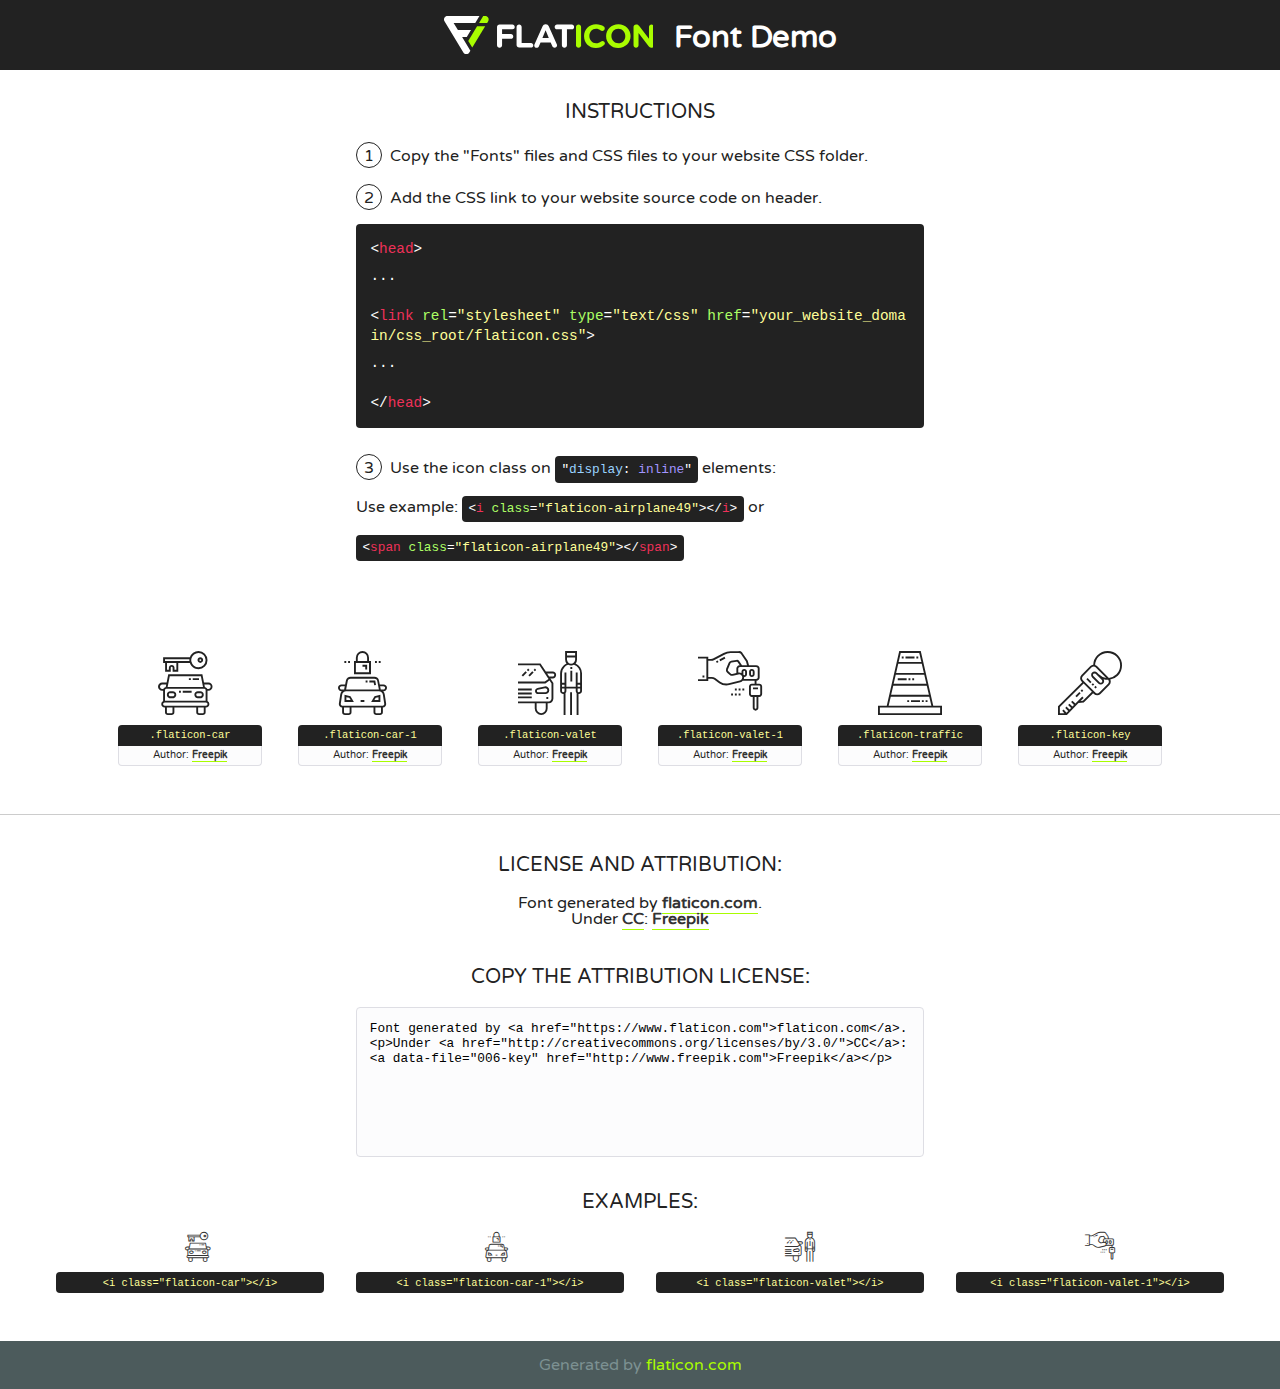
<file: fonts/flaticon/font/flaticon.html>
<!DOCTYPE html>
<!--
  Flaticon icon font: Flaticon
  Creation date: 18/07/2019 07:36
-->
<html>
<!DOCTYPE html>
<html>

<head>
    <title>Flaticon WebFont</title>
    <link href="http://fonts.googleapis.com/css?family=Varela+Round" rel="stylesheet" type="text/css" />
    <link rel="stylesheet" type="text/css" href="flaticon.css">
    <meta charset="UTF-8">
    <style>
    html, body, div, span, applet, object, iframe,
    h1, h2, h3, h4, h5, h6, p, blockquote, pre,
    a, abbr, acronym, address, big, cite, code,
    del, dfn, em, img, ins, kbd, q, s, samp,
    small, strike, strong, sub, sup, tt, var,
    b, u, i, center,
    dl, dt, dd, ol, ul, li,
    fieldset, form, label, legend,
    table, caption, tbody, tfoot, thead, tr, th, td,
    article, aside, canvas, details, embed, 
    figure, figcaption, footer, header, hgroup, 
    menu, nav, output, ruby, section, summary,
    time, mark, audio, video {
        margin: 0;
        padding: 0;
        border: 0;
        font-size: 100%;
        font: inherit;
        vertical-align: baseline;
    }
    /* HTML5 display-role reset for older browsers */
    article, aside, details, figcaption, figure, 
    footer, header, hgroup, menu, nav, section {
        display: block;
    }
    body {
        line-height: 1;
    }
    ol, ul {
        list-style: none;
    }
    blockquote, q {
        quotes: none;
    }
    blockquote:before, blockquote:after,
    q:before, q:after {
        content: '';
        content: none;
    }
    table {
        border-collapse: collapse;
        border-spacing: 0;
    }
    body {
        font-family: 'Varela Round', Helvetica, Arial, sans-serif;
        font-size: 16px;
        color: #222;
    }
    a {
        color: #333;
        border-bottom: 1px solid #a9fd00;
        font-weight: bold;
        text-decoration: none;
    }
    * {
        -moz-box-sizing: border-box;
        -webkit-box-sizing: border-box;
        box-sizing: border-box;
        margin: 0;
        padding: 0;
    }
    [class^="flaticon-"]:before, [class*=" flaticon-"]:before, [class^="flaticon-"]:after, [class*=" flaticon-"]:after {
        font-family: Flaticon;
        font-size: 30px;
        font-style: normal;
        margin-left: 20px;
        color: #333;
    }
    .wrapper {
        max-width: 600px;
        margin: auto;
        padding: 0 1em;
    }
    .title {
        font-size: 1.25em;
        text-align: center;
        margin-bottom: 1em;
        text-transform: uppercase;
    }
    header {
        text-align: center;
        background-color: #222;
        color: #fff;
        padding: 1em;
    }
    header .logo {
        width: 210px;
        height: 38px;
        display: inline-block;
        vertical-align: middle;
        margin-right: 1em;
        border: none;
    }
    header strong {
        font-size: 1.95em;
        font-weight: bold;
        vertical-align: middle;
        margin-top: 5px;
        display: inline-block;
    }
    .demo {
        margin: 2em auto;
        line-height: 1.25em;
    }
    .demo ul li {
        margin-bottom: 1em;
    }
    .demo ul li .num {
        color: #222;
        border-radius: 20px;
        display: inline-block;
        width: 26px;
        padding: 3px;
        height: 26px;
        text-align: center;
        margin-right: 0.5em;
        border: 1px solid #222;
    }
    .demo ul li code {
        background-color: #222;
        border-radius: 4px;
        padding: 0.25em 0.5em;
        display: inline-block;
        color: #fff;
        font-family: Consolas,Monaco,Lucida Console,Liberation Mono,DejaVu Sans Mono,Bitstream Vera Sans Mono,Courier New, monospace;
        font-weight: lighter;
        margin-top: 1em;
        font-size: 0.8em;
        word-break: break-all;
    }
    .demo ul li code.big {
        padding: 1em;
        font-size: 0.9em;
    }
    .demo ul li code .red {
        color: #EF3159;
    }
    .demo ul li code .green {
        color: #ACFF65;
    }
    .demo ul li code .yellow {
        color: #FFFF99;
    }
    .demo ul li code .blue {
        color: #99D3FF;
    }
    .demo ul li code .purple {
        color: #A295FF;
    }
    .demo ul li code .dots {
        margin-top: 0.5em;
        display: block;
    }
    #glyphs {
        border-bottom: 1px solid #ccc;
        padding: 2em 0;
        text-align: center;
    }
    .glyph {
        display: inline-block;
        width: 9em;
        margin: 1em;
        text-align: center;
        vertical-align: top;
        background: #FFF;
    }
    .glyph .glyph-icon {
        padding: 10px;
        display: block;
        font-family:"Flaticon";
        font-size: 64px;
        line-height: 1;
    }
    .glyph .glyph-icon:before {
        font-size: 64px;
        color: #222;
        margin-left: 0;
    }
    .class-name {
        font-size: 0.65em;
        background-color: #222;
        color: #fff;
        border-radius: 4px 4px 0 0;
        padding: 0.5em;
        color: #FFFF99;
        font-family: Consolas,Monaco,Lucida Console,Liberation Mono,DejaVu Sans Mono,Bitstream Vera Sans Mono,Courier New, monospace;
    }
    .author-name {
        font-size: 0.6em;
        background-color: #fcfcfd;
        border: 1px solid #DEDEE4;
        border-top: 0;
        border-radius: 0 0 4px 4px;
        padding: 0.5em;
    }
    .class-name:last-child {
        font-size: 10px;
        color:#888;
    }
    .class-name:last-child a {
        font-size: 10px;
        color:#555;
    }
    .class-name:last-child a:hover {
        color:#a9fd00;
    }
    .glyph > input {
        display: block;
        width: 100px;
        margin: 5px auto;
        text-align: center;
        font-size: 12px;
        cursor: text;
    }
    .glyph > input.icon-input {
        font-family:"Flaticon";
        font-size: 16px;
        margin-bottom: 10px;
    }
    .attribution .title {
        margin-top: 2em;
    }
    .attribution textarea {
        background-color: #fcfcfd;
        padding: 1em;
        border: none;
        box-shadow: none;
        border: 1px solid #DEDEE4;
        border-radius: 4px;
        resize: none;
        width: 100%;
        height: 150px;
        font-size: 0.8em;
        font-family: Consolas,Monaco,Lucida Console,Liberation Mono,DejaVu Sans Mono,Bitstream Vera Sans Mono,Courier New, monospace;
        -webkit-appearance: none;
    }
    .iconsuse {
        margin: 2em auto;
        text-align: center;
        max-width: 1200px;
    }
    .iconsuse:after {
        content: '';
        display: table;
        clear: both;
    }
    .iconsuse .image {
        float: left;
        width: 25%;
        padding: 0 1em;
    }
    .iconsuse .image p {
        margin-bottom: 1em;
    }
    .iconsuse .image span {
        display: block;
        font-size: 0.65em;
        background-color: #222;
        color: #fff;
        border-radius: 4px;
        padding: 0.5em;
        color: #FFFF99;
        margin-top: 1em;
        font-family: Consolas,Monaco,Lucida Console,Liberation Mono,DejaVu Sans Mono,Bitstream Vera Sans Mono,Courier New, monospace;
    }
    #footer {
        text-align: center;
        background-color: #4C5B5C;
        color: #7c9192;
        padding: 1em;
    }
    #footer a {
        border: none;
        color: #a9fd00;
        font-weight: normal;
    }
    @media (max-width: 960px) {
        .iconsuse .image {
            width: 50%;
        }
    }
    @media (max-width: 560px) {
        .iconsuse .image {
            width: 100%;
        }
    }
    </style>
</head>

<body class="characters-off">

    <header>
        <a href="https://www.flaticon.com" target="_blank" class="logo">
            <svg version="1.1" xmlns="http://www.w3.org/2000/svg" xmlns:xlink="http://www.w3.org/1999/xlink" xmlns:a="http://ns.adobe.com/AdobeSVGViewerExtensions/3.0/" viewBox="0 0 560.875 102.036" enable-background="new 0 0 560.875 102.036" xml:space="preserve">
                <defs>
                </defs>
                <g>
                    <g class="letters">
                        <path fill="#ffffff" d="M141.596,29.675c0-3.777,2.985-6.767,6.764-6.767h34.438c3.426,0,6.15,2.728,6.15,6.15
                        c0,3.43-2.724,6.149-6.15,6.149h-27.674v13.091h23.719c3.429,0,6.151,2.724,6.151,6.15c0,3.43-2.723,6.149-6.151,6.149h-23.719
                        v17.574c0,3.773-2.986,6.761-6.764,6.761c-3.779,0-6.764-2.989-6.764-6.761V29.675z"></path>
                        <path fill="#ffffff" d="M193.844,29.149c0-3.781,2.985-6.767,6.764-6.767c3.776,0,6.763,2.985,6.763,6.767v42.957h25.039
                        c3.426,0,6.149,2.726,6.149,6.153c0,3.425-2.723,6.15-6.149,6.15h-31.802c-3.779,0-6.764-2.986-6.764-6.768V29.149z"></path>
                        <path fill="#ffffff" d="M241.891,75.71l21.438-48.407c1.492-3.341,4.215-5.357,7.906-5.357h0.792
                        c3.686,0,6.323,2.017,7.815,5.357l21.439,48.407c0.436,0.967,0.701,1.845,0.701,2.723c0,3.602-2.809,6.501-6.414,6.501
                        c-3.161,0-5.269-1.845-6.499-4.655l-4.132-9.661h-27.059l-4.301,10.102c-1.144,2.631-3.426,4.214-6.237,4.214
                        c-3.517,0-6.24-2.81-6.24-6.325C241.1,77.64,241.451,76.677,241.891,75.71z M279.932,58.666l-8.521-20.297l-8.526,20.297H279.932
                        z"></path>
                        <path fill="#ffffff" d="M314.864,35.387H301.86c-3.429,0-6.239-2.813-6.239-6.238c0-3.429,2.811-6.24,6.239-6.24h39.533
                        c3.426,0,6.237,2.811,6.237,6.24c0,3.425-2.811,6.238-6.237,6.238h-13.001v42.785c0,3.773-2.99,6.761-6.764,6.761
                        c-3.779,0-6.764-2.989-6.764-6.761V35.387z"></path>
                        <path fill="#A9FD00" d="M352.615,29.149c0-3.781,2.985-6.767,6.767-6.767c3.774,0,6.761,2.985,6.761,6.767v49.024
                        c0,3.773-2.987,6.761-6.761,6.761c-3.781,0-6.767-2.989-6.767-6.761V29.149z"></path>
                        <path fill="#A9FD00" d="M374.132,53.836v-0.179c0-17.481,13.178-31.801,32.065-31.801c9.22,0,15.459,2.458,20.557,6.238
                        c1.402,1.054,2.637,2.985,2.637,5.357c0,3.692-2.985,6.59-6.681,6.59c-1.845,0-3.071-0.702-4.044-1.319
                        c-3.776-2.813-7.729-4.393-12.562-4.393c-10.364,0-17.831,8.611-17.831,19.154v0.173c0,10.542,7.291,19.329,17.831,19.329
                        c5.715,0,9.492-1.756,13.359-4.834c1.049-0.874,2.458-1.491,4.039-1.491c3.429,0,6.325,2.813,6.325,6.236
                        c0,2.106-1.056,3.78-2.282,4.834c-5.539,4.834-12.036,7.733-21.878,7.733C387.572,85.464,374.132,71.493,374.132,53.836z"></path>
                        <path fill="#A9FD00" d="M433.009,53.836v-0.179c0-17.481,13.79-31.801,32.766-31.801c18.981,0,32.592,14.143,32.592,31.628v0.173
                        c0,17.483-13.785,31.807-32.769,31.807C446.625,85.464,433.009,71.32,433.009,53.836z M484.224,53.836v-0.179
                        c0-10.539-7.725-19.326-18.626-19.326c-10.893,0-18.449,8.611-18.449,19.154v0.173c0,10.542,7.73,19.329,18.626,19.329
                        C476.676,72.986,484.224,64.378,484.224,53.836z"></path>
                        <path fill="#A9FD00" d="M506.233,29.321c0-3.774,2.99-6.763,6.767-6.763h1.401c3.252,0,5.183,1.583,7.029,3.953l26.093,34.265
                        V29.059c0-3.692,2.99-6.677,6.681-6.677c3.683,0,6.671,2.985,6.671,6.677v48.934c0,3.78-2.987,6.765-6.764,6.765h-0.436
                        c-3.257,0-5.188-1.581-7.034-3.953l-27.056-35.492v32.944c0,3.687-2.985,6.676-6.678,6.676c-3.683,0-6.673-2.989-6.673-6.676
                        V29.321z"></path>
                    </g>
                    <g class="insignia">
                        <path fill="#ffffff" d="M48.372,56.137h12.517l11.156-18.537H37.186L25.688,18.539h57.825L94.668,0H9.271
                        C5.925,0,2.842,1.801,1.198,4.716c-1.644,2.907-1.593,6.482,0.134,9.343l50.38,83.501c1.678,2.781,4.689,4.476,7.938,4.476
                        c3.246,0,6.257-1.695,7.935-4.476l2.898-4.804L48.372,56.137z"></path>
                        <g class="i">
                            <path fill="#A9FD00" d="M93.575,18.539h0.031v0.004l21.652,0.004l2.705-4.488c1.727-2.861,1.778-6.436,0.133-9.343
                            C116.454,1.801,113.371,0,110.026,0h-5.294L93.575,18.539z"></path>
                            <polygon fill="#A9FD00" points="88.291,27.356 64.725,66.486 75.519,84.404 109.942,27.356"></polygon>
                        </g>
                    </g>
                </g>
            </svg>
        </a>
        <strong>Font Demo</strong>
    </header>


    <section class="demo wrapper">

        <p class="title">Instructions</p>

        <ul>
            <li>
                <span class="num">1</span>Copy the "Fonts" files and CSS files to your website CSS folder.
            </li>
            <li>
                <span class="num">2</span>Add the CSS link to your website source code on header.
                <code class="big">
                    &lt;<span class="red">head</span>&gt;
                    <br/><span class="dots">...</span>
                    <br/>&lt;<span class="red">link</span> <span class="green">rel</span>=<span class="yellow">"stylesheet"</span> <span class="green">type</span>=<span class="yellow">"text/css"</span> <span class="green">href</span>=<span class="yellow">"your_website_domain/css_root/flaticon.css"</span>&gt;
                    <br/><span class="dots">...</span>
                    <br/>&lt;/<span class="red">head</span>&gt;
                </code>
            </li>

            <li>
                <p>
                    <span class="num">3</span>Use the icon class on <code>"<span class="blue">display</span>:<span class="purple"> inline</span>"</code> elements:
                    <br />
                    Use example: <code>&lt;<span class="red">i</span> <span class="green">class</span>=<span class="yellow">&quot;flaticon-airplane49&quot;</span>&gt;&lt;/<span class="red">i</span>&gt;</code> or <code>&lt;<span class="red">span</span> <span class="green">class</span>=<span class="yellow">&quot;flaticon-airplane49&quot;</span>&gt;&lt;/<span class="red">span</span>&gt;</code>
            </li>
        </ul>

    </section>




   <section id="glyphs">          
    
      
        <div class="glyph"><div class="glyph-icon flaticon-car"></div>
            <div class="class-name">.flaticon-car</div>
            <div class="author-name">Author: <a data-file="001-car" href="http://www.freepik.com">Freepik</a> </div> 
        </div>        
        
        <div class="glyph"><div class="glyph-icon flaticon-car-1"></div>
            <div class="class-name">.flaticon-car-1</div>
            <div class="author-name">Author: <a data-file="002-car-1" href="http://www.freepik.com">Freepik</a> </div> 
        </div>        
        
        <div class="glyph"><div class="glyph-icon flaticon-valet"></div>
            <div class="class-name">.flaticon-valet</div>
            <div class="author-name">Author: <a data-file="003-valet" href="http://www.freepik.com">Freepik</a> </div> 
        </div>        
        
        <div class="glyph"><div class="glyph-icon flaticon-valet-1"></div>
            <div class="class-name">.flaticon-valet-1</div>
            <div class="author-name">Author: <a data-file="004-valet-1" href="http://www.freepik.com">Freepik</a> </div> 
        </div>        
        
        <div class="glyph"><div class="glyph-icon flaticon-traffic"></div>
            <div class="class-name">.flaticon-traffic</div>
            <div class="author-name">Author: <a data-file="005-traffic" href="http://www.freepik.com">Freepik</a> </div> 
        </div>        
        
        <div class="glyph"><div class="glyph-icon flaticon-key"></div>
            <div class="class-name">.flaticon-key</div>
            <div class="author-name">Author: <a data-file="006-key" href="http://www.freepik.com">Freepik</a> </div> 
        </div>        
        

    </section>



    <section class="attribution wrapper"   style="text-align:center;">

      <div class="title">License and attribution:</div><div class="attrDiv">Font generated by <a href="https://www.flaticon.com">flaticon.com</a>. <div><p>Under <a href="http://creativecommons.org/licenses/by/3.0/">CC</a>: <a data-file="006-key" href="http://www.freepik.com">Freepik</a></p>  </div>
      </div>
      <div class="title">Copy the Attribution License:</div>

    <textarea onclick="this.focus();this.select();">Font generated by &lt;a href=&quot;https://www.flaticon.com&quot;&gt;flaticon.com&lt;/a&gt;. <p>Under <a href="http://creativecommons.org/licenses/by/3.0/">CC</a>: <a data-file="006-key" href="http://www.freepik.com">Freepik</a></p>  
     </textarea>

    </section>

    <section class="iconsuse">

          <div class="title">Examples:</div>            
             
            <div class="image">
                <p>
                    <i class="glyph-icon flaticon-car"></i> 
                    <span>&lt;i class=&quot;flaticon-car&quot;&gt;&lt;/i&gt;</span>
                </p>
            </div>
            
            <div class="image">
                <p>
                    <i class="glyph-icon flaticon-car-1"></i> 
                    <span>&lt;i class=&quot;flaticon-car-1&quot;&gt;&lt;/i&gt;</span>
                </p>
            </div>
            
            <div class="image">
                <p>
                    <i class="glyph-icon flaticon-valet"></i> 
                    <span>&lt;i class=&quot;flaticon-valet&quot;&gt;&lt;/i&gt;</span>
                </p>
            </div>
            
            <div class="image">
                <p>
                    <i class="glyph-icon flaticon-valet-1"></i> 
                    <span>&lt;i class=&quot;flaticon-valet-1&quot;&gt;&lt;/i&gt;</span>
                </p>
            </div>
                       
        </div>
                            
    </section>

<div id="footer">
    <div>Generated by <a href="https://www.flaticon.com">flaticon.com</a>
    </div>
</div>



</body>
</html>
</file>
<file: fonts/icomoon/style.css>
@font-face {
  font-family: 'icomoon';
  src:  url('fonts/icomoon.eot?10si43');
  src:  url('fonts/icomoon.eot?10si43#iefix') format('embedded-opentype'),
    url('fonts/icomoon.ttf?10si43') format('truetype'),
    url('fonts/icomoon.woff?10si43') format('woff'),
    url('fonts/icomoon.svg?10si43#icomoon') format('svg');
  font-weight: normal;
  font-style: normal;
}

[class^="icon-"], [class*=" icon-"] {
  /* use !important to prevent issues with browser extensions that change fonts */
  font-family: 'icomoon' !important;
  speak: none;
  font-style: normal;
  font-weight: normal;
  font-variant: normal;
  text-transform: none;
  line-height: 1;

  /* Better Font Rendering =========== */
  -webkit-font-smoothing: antialiased;
  -moz-osx-font-smoothing: grayscale;
}

.icon-asterisk:before {
  content: "\f069";
}
.icon-plus:before {
  content: "\f067";
}
.icon-question:before {
  content: "\f128";
}
.icon-minus:before {
  content: "\f068";
}
.icon-glass:before {
  content: "\f000";
}
.icon-music:before {
  content: "\f001";
}
.icon-search:before {
  content: "\f002";
}
.icon-envelope-o:before {
  content: "\f003";
}
.icon-heart:before {
  content: "\f004";
}
.icon-star:before {
  content: "\f005";
}
.icon-star-o:before {
  content: "\f006";
}
.icon-user:before {
  content: "\f007";
}
.icon-film:before {
  content: "\f008";
}
.icon-th-large:before {
  content: "\f009";
}
.icon-th:before {
  content: "\f00a";
}
.icon-th-list:before {
  content: "\f00b";
}
.icon-check:before {
  content: "\f00c";
}
.icon-close:before {
  content: "\f00d";
}
.icon-remove:before {
  content: "\f00d";
}
.icon-times:before {
  content: "\f00d";
}
.icon-search-plus:before {
  content: "\f00e";
}
.icon-search-minus:before {
  content: "\f010";
}
.icon-power-off:before {
  content: "\f011";
}
.icon-signal:before {
  content: "\f012";
}
.icon-cog:before {
  content: "\f013";
}
.icon-gear:before {
  content: "\f013";
}
.icon-trash-o:before {
  content: "\f014";
}
.icon-home:before {
  content: "\f015";
}
.icon-file-o:before {
  content: "\f016";
}
.icon-clock-o:before {
  content: "\f017";
}
.icon-road:before {
  content: "\f018";
}
.icon-download:before {
  content: "\f019";
}
.icon-arrow-circle-o-down:before {
  content: "\f01a";
}
.icon-arrow-circle-o-up:before {
  content: "\f01b";
}
.icon-inbox:before {
  content: "\f01c";
}
.icon-play-circle-o:before {
  content: "\f01d";
}
.icon-repeat:before {
  content: "\f01e";
}
.icon-rotate-right:before {
  content: "\f01e";
}
.icon-refresh:before {
  content: "\f021";
}
.icon-list-alt:before {
  content: "\f022";
}
.icon-lock:before {
  content: "\f023";
}
.icon-flag:before {
  content: "\f024";
}
.icon-headphones:before {
  content: "\f025";
}
.icon-volume-off:before {
  content: "\f026";
}
.icon-volume-down:before {
  content: "\f027";
}
.icon-volume-up:before {
  content: "\f028";
}
.icon-qrcode:before {
  content: "\f029";
}
.icon-barcode:before {
  content: "\f02a";
}
.icon-tag:before {
  content: "\f02b";
}
.icon-tags:before {
  content: "\f02c";
}
.icon-book:before {
  content: "\f02d";
}
.icon-bookmark:before {
  content: "\f02e";
}
.icon-print:before {
  content: "\f02f";
}
.icon-camera:before {
  content: "\f030";
}
.icon-font:before {
  content: "\f031";
}
.icon-bold:before {
  content: "\f032";
}
.icon-italic:before {
  content: "\f033";
}
.icon-text-height:before {
  content: "\f034";
}
.icon-text-width:before {
  content: "\f035";
}
.icon-align-left:before {
  content: "\f036";
}
.icon-align-center:before {
  content: "\f037";
}
.icon-align-right:before {
  content: "\f038";
}
.icon-align-justify:before {
  content: "\f039";
}
.icon-list:before {
  content: "\f03a";
}
.icon-dedent:before {
  content: "\f03b";
}
.icon-outdent:before {
  content: "\f03b";
}
.icon-indent:before {
  content: "\f03c";
}
.icon-video-camera:before {
  content: "\f03d";
}
.icon-image:before {
  content: "\f03e";
}
.icon-photo:before {
  content: "\f03e";
}
.icon-picture-o:before {
  content: "\f03e";
}
.icon-pencil:before {
  content: "\f040";
}
.icon-map-marker:before {
  content: "\f041";
}
.icon-adjust:before {
  content: "\f042";
}
.icon-tint:before {
  content: "\f043";
}
.icon-edit:before {
  content: "\f044";
}
.icon-pencil-square-o:before {
  content: "\f044";
}
.icon-share-square-o:before {
  content: "\f045";
}
.icon-check-square-o:before {
  content: "\f046";
}
.icon-arrows:before {
  content: "\f047";
}
.icon-step-backward:before {
  content: "\f048";
}
.icon-fast-backward:before {
  content: "\f049";
}
.icon-backward:before {
  content: "\f04a";
}
.icon-play:before {
  content: "\f04b";
}
.icon-pause:before {
  content: "\f04c";
}
.icon-stop:before {
  content: "\f04d";
}
.icon-forward:before {
  content: "\f04e";
}
.icon-fast-forward:before {
  content: "\f050";
}
.icon-step-forward:before {
  content: "\f051";
}
.icon-eject:before {
  content: "\f052";
}
.icon-chevron-left:before {
  content: "\f053";
}
.icon-chevron-right:before {
  content: "\f054";
}
.icon-plus-circle:before {
  content: "\f055";
}
.icon-minus-circle:before {
  content: "\f056";
}
.icon-times-circle:before {
  content: "\f057";
}
.icon-check-circle:before {
  content: "\f058";
}
.icon-question-circle:before {
  content: "\f059";
}
.icon-info-circle:before {
  content: "\f05a";
}
.icon-crosshairs:before {
  content: "\f05b";
}
.icon-times-circle-o:before {
  content: "\f05c";
}
.icon-check-circle-o:before {
  content: "\f05d";
}
.icon-ban:before {
  content: "\f05e";
}
.icon-arrow-left:before {
  content: "\f060";
}
.icon-arrow-right:before {
  content: "\f061";
}
.icon-arrow-up:before {
  content: "\f062";
}
.icon-arrow-down:before {
  content: "\f063";
}
.icon-mail-forward:before {
  content: "\f064";
}
.icon-share:before {
  content: "\f064";
}
.icon-expand:before {
  content: "\f065";
}
.icon-compress:before {
  content: "\f066";
}
.icon-exclamation-circle:before {
  content: "\f06a";
}
.icon-gift:before {
  content: "\f06b";
}
.icon-leaf:before {
  content: "\f06c";
}
.icon-fire:before {
  content: "\f06d";
}
.icon-eye:before {
  content: "\f06e";
}
.icon-eye-slash:before {
  content: "\f070";
}
.icon-exclamation-triangle:before {
  content: "\f071";
}
.icon-warning:before {
  content: "\f071";
}
.icon-plane:before {
  content: "\f072";
}
.icon-calendar:before {
  content: "\f073";
}
.icon-random:before {
  content: "\f074";
}
.icon-comment:before {
  content: "\f075";
}
.icon-magnet:before {
  content: "\f076";
}
.icon-chevron-up:before {
  content: "\f077";
}
.icon-chevron-down:before {
  content: "\f078";
}
.icon-retweet:before {
  content: "\f079";
}
.icon-shopping-cart:before {
  content: "\f07a";
}
.icon-folder:before {
  content: "\f07b";
}
.icon-folder-open:before {
  content: "\f07c";
}
.icon-arrows-v:before {
  content: "\f07d";
}
.icon-arrows-h:before {
  content: "\f07e";
}
.icon-bar-chart:before {
  content: "\f080";
}
.icon-bar-chart-o:before {
  content: "\f080";
}
.icon-twitter-square:before {
  content: "\f081";
}
.icon-facebook-square:before {
  content: "\f082";
}
.icon-camera-retro:before {
  content: "\f083";
}
.icon-key:before {
  content: "\f084";
}
.icon-cogs:before {
  content: "\f085";
}
.icon-gears:before {
  content: "\f085";
}
.icon-comments:before {
  content: "\f086";
}
.icon-thumbs-o-up:before {
  content: "\f087";
}
.icon-thumbs-o-down:before {
  content: "\f088";
}
.icon-star-half:before {
  content: "\f089";
}
.icon-heart-o:before {
  content: "\f08a";
}
.icon-sign-out:before {
  content: "\f08b";
}
.icon-linkedin-square:before {
  content: "\f08c";
}
.icon-thumb-tack:before {
  content: "\f08d";
}
.icon-external-link:before {
  content: "\f08e";
}
.icon-sign-in:before {
  content: "\f090";
}
.icon-trophy:before {
  content: "\f091";
}
.icon-github-square:before {
  content: "\f092";
}
.icon-upload:before {
  content: "\f093";
}
.icon-lemon-o:before {
  content: "\f094";
}
.icon-phone:before {
  content: "\f095";
}
.icon-square-o:before {
  content: "\f096";
}
.icon-bookmark-o:before {
  content: "\f097";
}
.icon-phone-square:before {
  content: "\f098";
}
.icon-twitter:before {
  content: "\f099";
}
.icon-facebook:before {
  content: "\f09a";
}
.icon-facebook-f:before {
  content: "\f09a";
}
.icon-github:before {
  content: "\f09b";
}
.icon-unlock:before {
  content: "\f09c";
}
.icon-credit-card:before {
  content: "\f09d";
}
.icon-feed:before {
  content: "\f09e";
}
.icon-rss:before {
  content: "\f09e";
}
.icon-hdd-o:before {
  content: "\f0a0";
}
.icon-bullhorn:before {
  content: "\f0a1";
}
.icon-bell-o:before {
  content: "\f0a2";
}
.icon-certificate:before {
  content: "\f0a3";
}
.icon-hand-o-right:before {
  content: "\f0a4";
}
.icon-hand-o-left:before {
  content: "\f0a5";
}
.icon-hand-o-up:before {
  content: "\f0a6";
}
.icon-hand-o-down:before {
  content: "\f0a7";
}
.icon-arrow-circle-left:before {
  content: "\f0a8";
}
.icon-arrow-circle-right:before {
  content: "\f0a9";
}
.icon-arrow-circle-up:before {
  content: "\f0aa";
}
.icon-arrow-circle-down:before {
  content: "\f0ab";
}
.icon-globe:before {
  content: "\f0ac";
}
.icon-wrench:before {
  content: "\f0ad";
}
.icon-tasks:before {
  content: "\f0ae";
}
.icon-filter:before {
  content: "\f0b0";
}
.icon-briefcase:before {
  content: "\f0b1";
}
.icon-arrows-alt:before {
  content: "\f0b2";
}
.icon-group:before {
  content: "\f0c0";
}
.icon-users:before {
  content: "\f0c0";
}
.icon-chain:before {
  content: "\f0c1";
}
.icon-link:before {
  content: "\f0c1";
}
.icon-cloud:before {
  content: "\f0c2";
}
.icon-flask:before {
  content: "\f0c3";
}
.icon-cut:before {
  content: "\f0c4";
}
.icon-scissors:before {
  content: "\f0c4";
}
.icon-copy:before {
  content: "\f0c5";
}
.icon-files-o:before {
  content: "\f0c5";
}
.icon-paperclip:before {
  content: "\f0c6";
}
.icon-floppy-o:before {
  content: "\f0c7";
}
.icon-save:before {
  content: "\f0c7";
}
.icon-square:before {
  content: "\f0c8";
}
.icon-bars:before {
  content: "\f0c9";
}
.icon-navicon:before {
  content: "\f0c9";
}
.icon-reorder:before {
  content: "\f0c9";
}
.icon-list-ul:before {
  content: "\f0ca";
}
.icon-list-ol:before {
  content: "\f0cb";
}
.icon-strikethrough:before {
  content: "\f0cc";
}
.icon-underline:before {
  content: "\f0cd";
}
.icon-table:before {
  content: "\f0ce";
}
.icon-magic:before {
  content: "\f0d0";
}
.icon-truck:before {
  content: "\f0d1";
}
.icon-pinterest:before {
  content: "\f0d2";
}
.icon-pinterest-square:before {
  content: "\f0d3";
}
.icon-google-plus-square:before {
  content: "\f0d4";
}
.icon-google-plus:before {
  content: "\f0d5";
}
.icon-money:before {
  content: "\f0d6";
}
.icon-caret-down:before {
  content: "\f0d7";
}
.icon-caret-up:before {
  content: "\f0d8";
}
.icon-caret-left:before {
  content: "\f0d9";
}
.icon-caret-right:before {
  content: "\f0da";
}
.icon-columns:before {
  content: "\f0db";
}
.icon-sort:before {
  content: "\f0dc";
}
.icon-unsorted:before {
  content: "\f0dc";
}
.icon-sort-desc:before {
  content: "\f0dd";
}
.icon-sort-down:before {
  content: "\f0dd";
}
.icon-sort-asc:before {
  content: "\f0de";
}
.icon-sort-up:before {
  content: "\f0de";
}
.icon-envelope:before {
  content: "\f0e0";
}
.icon-linkedin:before {
  content: "\f0e1";
}
.icon-rotate-left:before {
  content: "\f0e2";
}
.icon-undo:before {
  content: "\f0e2";
}
.icon-gavel:before {
  content: "\f0e3";
}
.icon-legal:before {
  content: "\f0e3";
}
.icon-dashboard:before {
  content: "\f0e4";
}
.icon-tachometer:before {
  content: "\f0e4";
}
.icon-comment-o:before {
  content: "\f0e5";
}
.icon-comments-o:before {
  content: "\f0e6";
}
.icon-bolt:before {
  content: "\f0e7";
}
.icon-flash:before {
  content: "\f0e7";
}
.icon-sitemap:before {
  content: "\f0e8";
}
.icon-umbrella:before {
  content: "\f0e9";
}
.icon-clipboard:before {
  content: "\f0ea";
}
.icon-paste:before {
  content: "\f0ea";
}
.icon-lightbulb-o:before {
  content: "\f0eb";
}
.icon-exchange:before {
  content: "\f0ec";
}
.icon-cloud-download:before {
  content: "\f0ed";
}
.icon-cloud-upload:before {
  content: "\f0ee";
}
.icon-user-md:before {
  content: "\f0f0";
}
.icon-stethoscope:before {
  content: "\f0f1";
}
.icon-suitcase:before {
  content: "\f0f2";
}
.icon-bell:before {
  content: "\f0f3";
}
.icon-coffee:before {
  content: "\f0f4";
}
.icon-cutlery:before {
  content: "\f0f5";
}
.icon-file-text-o:before {
  content: "\f0f6";
}
.icon-building-o:before {
  content: "\f0f7";
}
.icon-hospital-o:before {
  content: "\f0f8";
}
.icon-ambulance:before {
  content: "\f0f9";
}
.icon-medkit:before {
  content: "\f0fa";
}
.icon-fighter-jet:before {
  content: "\f0fb";
}
.icon-beer:before {
  content: "\f0fc";
}
.icon-h-square:before {
  content: "\f0fd";
}
.icon-plus-square:before {
  content: "\f0fe";
}
.icon-angle-double-left:before {
  content: "\f100";
}
.icon-angle-double-right:before {
  content: "\f101";
}
.icon-angle-double-up:before {
  content: "\f102";
}
.icon-angle-double-down:before {
  content: "\f103";
}
.icon-angle-left:before {
  content: "\f104";
}
.icon-angle-right:before {
  content: "\f105";
}
.icon-angle-up:before {
  content: "\f106";
}
.icon-angle-down:before {
  content: "\f107";
}
.icon-desktop:before {
  content: "\f108";
}
.icon-laptop:before {
  content: "\f109";
}
.icon-tablet:before {
  content: "\f10a";
}
.icon-mobile:before {
  content: "\f10b";
}
.icon-mobile-phone:before {
  content: "\f10b";
}
.icon-circle-o:before {
  content: "\f10c";
}
.icon-quote-left:before {
  content: "\f10d";
}
.icon-quote-right:before {
  content: "\f10e";
}
.icon-spinner:before {
  content: "\f110";
}
.icon-circle:before {
  content: "\f111";
}
.icon-mail-reply:before {
  content: "\f112";
}
.icon-reply:before {
  content: "\f112";
}
.icon-github-alt:before {
  content: "\f113";
}
.icon-folder-o:before {
  content: "\f114";
}
.icon-folder-open-o:before {
  content: "\f115";
}
.icon-smile-o:before {
  content: "\f118";
}
.icon-frown-o:before {
  content: "\f119";
}
.icon-meh-o:before {
  content: "\f11a";
}
.icon-gamepad:before {
  content: "\f11b";
}
.icon-keyboard-o:before {
  content: "\f11c";
}
.icon-flag-o:before {
  content: "\f11d";
}
.icon-flag-checkered:before {
  content: "\f11e";
}
.icon-terminal:before {
  content: "\f120";
}
.icon-code:before {
  content: "\f121";
}
.icon-mail-reply-all:before {
  content: "\f122";
}
.icon-reply-all:before {
  content: "\f122";
}
.icon-star-half-empty:before {
  content: "\f123";
}
.icon-star-half-full:before {
  content: "\f123";
}
.icon-star-half-o:before {
  content: "\f123";
}
.icon-location-arrow:before {
  content: "\f124";
}
.icon-crop:before {
  content: "\f125";
}
.icon-code-fork:before {
  content: "\f126";
}
.icon-chain-broken:before {
  content: "\f127";
}
.icon-unlink:before {
  content: "\f127";
}
.icon-info:before {
  content: "\f129";
}
.icon-exclamation:before {
  content: "\f12a";
}
.icon-superscript:before {
  content: "\f12b";
}
.icon-subscript:before {
  content: "\f12c";
}
.icon-eraser:before {
  content: "\f12d";
}
.icon-puzzle-piece:before {
  content: "\f12e";
}
.icon-microphone:before {
  content: "\f130";
}
.icon-microphone-slash:before {
  content: "\f131";
}
.icon-shield:before {
  content: "\f132";
}
.icon-calendar-o:before {
  content: "\f133";
}
.icon-fire-extinguisher:before {
  content: "\f134";
}
.icon-rocket:before {
  content: "\f135";
}
.icon-maxcdn:before {
  content: "\f136";
}
.icon-chevron-circle-left:before {
  content: "\f137";
}
.icon-chevron-circle-right:before {
  content: "\f138";
}
.icon-chevron-circle-up:before {
  content: "\f139";
}
.icon-chevron-circle-down:before {
  content: "\f13a";
}
.icon-html5:before {
  content: "\f13b";
}
.icon-css3:before {
  content: "\f13c";
}
.icon-anchor:before {
  content: "\f13d";
}
.icon-unlock-alt:before {
  content: "\f13e";
}
.icon-bullseye:before {
  content: "\f140";
}
.icon-ellipsis-h:before {
  content: "\f141";
}
.icon-ellipsis-v:before {
  content: "\f142";
}
.icon-rss-square:before {
  content: "\f143";
}
.icon-play-circle:before {
  content: "\f144";
}
.icon-ticket:before {
  content: "\f145";
}
.icon-minus-square:before {
  content: "\f146";
}
.icon-minus-square-o:before {
  content: "\f147";
}
.icon-level-up:before {
  content: "\f148";
}
.icon-level-down:before {
  content: "\f149";
}
.icon-check-square:before {
  content: "\f14a";
}
.icon-pencil-square:before {
  content: "\f14b";
}
.icon-external-link-square:before {
  content: "\f14c";
}
.icon-share-square:before {
  content: "\f14d";
}
.icon-compass:before {
  content: "\f14e";
}
.icon-caret-square-o-down:before {
  content: "\f150";
}
.icon-toggle-down:before {
  content: "\f150";
}
.icon-caret-square-o-up:before {
  content: "\f151";
}
.icon-toggle-up:before {
  content: "\f151";
}
.icon-caret-square-o-right:before {
  content: "\f152";
}
.icon-toggle-right:before {
  content: "\f152";
}
.icon-eur:before {
  content: "\f153";
}
.icon-euro:before {
  content: "\f153";
}
.icon-gbp:before {
  content: "\f154";
}
.icon-dollar:before {
  content: "\f155";
}
.icon-usd:before {
  content: "\f155";
}
.icon-inr:before {
  content: "\f156";
}
.icon-rupee:before {
  content: "\f156";
}
.icon-cny:before {
  content: "\f157";
}
.icon-jpy:before {
  content: "\f157";
}
.icon-rmb:before {
  content: "\f157";
}
.icon-yen:before {
  content: "\f157";
}
.icon-rouble:before {
  content: "\f158";
}
.icon-rub:before {
  content: "\f158";
}
.icon-ruble:before {
  content: "\f158";
}
.icon-krw:before {
  content: "\f159";
}
.icon-won:before {
  content: "\f159";
}
.icon-bitcoin:before {
  content: "\f15a";
}
.icon-btc:before {
  content: "\f15a";
}
.icon-file:before {
  content: "\f15b";
}
.icon-file-text:before {
  content: "\f15c";
}
.icon-sort-alpha-asc:before {
  content: "\f15d";
}
.icon-sort-alpha-desc:before {
  content: "\f15e";
}
.icon-sort-amount-asc:before {
  content: "\f160";
}
.icon-sort-amount-desc:before {
  content: "\f161";
}
.icon-sort-numeric-asc:before {
  content: "\f162";
}
.icon-sort-numeric-desc:before {
  content: "\f163";
}
.icon-thumbs-up:before {
  content: "\f164";
}
.icon-thumbs-down:before {
  content: "\f165";
}
.icon-youtube-square:before {
  content: "\f166";
}
.icon-youtube:before {
  content: "\f167";
}
.icon-xing:before {
  content: "\f168";
}
.icon-xing-square:before {
  content: "\f169";
}
.icon-youtube-play:before {
  content: "\f16a";
}
.icon-dropbox:before {
  content: "\f16b";
}
.icon-stack-overflow:before {
  content: "\f16c";
}
.icon-instagram:before {
  content: "\f16d";
}
.icon-flickr:before {
  content: "\f16e";
}
.icon-adn:before {
  content: "\f170";
}
.icon-bitbucket:before {
  content: "\f171";
}
.icon-bitbucket-square:before {
  content: "\f172";
}
.icon-tumblr:before {
  content: "\f173";
}
.icon-tumblr-square:before {
  content: "\f174";
}
.icon-long-arrow-down:before {
  content: "\f175";
}
.icon-long-arrow-up:before {
  content: "\f176";
}
.icon-long-arrow-left:before {
  content: "\f177";
}
.icon-long-arrow-right:before {
  content: "\f178";
}
.icon-apple:before {
  content: "\f179";
}
.icon-windows:before {
  content: "\f17a";
}
.icon-android:before {
  content: "\f17b";
}
.icon-linux:before {
  content: "\f17c";
}
.icon-dribbble:before {
  content: "\f17d";
}
.icon-skype:before {
  content: "\f17e";
}
.icon-foursquare:before {
  content: "\f180";
}
.icon-trello:before {
  content: "\f181";
}
.icon-female:before {
  content: "\f182";
}
.icon-male:before {
  content: "\f183";
}
.icon-gittip:before {
  content: "\f184";
}
.icon-gratipay:before {
  content: "\f184";
}
.icon-sun-o:before {
  content: "\f185";
}
.icon-moon-o:before {
  content: "\f186";
}
.icon-archive:before {
  content: "\f187";
}
.icon-bug:before {
  content: "\f188";
}
.icon-vk:before {
  content: "\f189";
}
.icon-weibo:before {
  content: "\f18a";
}
.icon-renren:before {
  content: "\f18b";
}
.icon-pagelines:before {
  content: "\f18c";
}
.icon-stack-exchange:before {
  content: "\f18d";
}
.icon-arrow-circle-o-right:before {
  content: "\f18e";
}
.icon-arrow-circle-o-left:before {
  content: "\f190";
}
.icon-caret-square-o-left:before {
  content: "\f191";
}
.icon-toggle-left:before {
  content: "\f191";
}
.icon-dot-circle-o:before {
  content: "\f192";
}
.icon-wheelchair:before {
  content: "\f193";
}
.icon-vimeo-square:before {
  content: "\f194";
}
.icon-try:before {
  content: "\f195";
}
.icon-turkish-lira:before {
  content: "\f195";
}
.icon-plus-square-o:before {
  content: "\f196";
}
.icon-space-shuttle:before {
  content: "\f197";
}
.icon-slack:before {
  content: "\f198";
}
.icon-envelope-square:before {
  content: "\f199";
}
.icon-wordpress:before {
  content: "\f19a";
}
.icon-openid:before {
  content: "\f19b";
}
.icon-bank:before {
  content: "\f19c";
}
.icon-institution:before {
  content: "\f19c";
}
.icon-university:before {
  content: "\f19c";
}
.icon-graduation-cap:before {
  content: "\f19d";
}
.icon-mortar-board:before {
  content: "\f19d";
}
.icon-yahoo:before {
  content: "\f19e";
}
.icon-google:before {
  content: "\f1a0";
}
.icon-reddit:before {
  content: "\f1a1";
}
.icon-reddit-square:before {
  content: "\f1a2";
}
.icon-stumbleupon-circle:before {
  content: "\f1a3";
}
.icon-stumbleupon:before {
  content: "\f1a4";
}
.icon-delicious:before {
  content: "\f1a5";
}
.icon-digg:before {
  content: "\f1a6";
}
.icon-pied-piper-pp:before {
  content: "\f1a7";
}
.icon-pied-piper-alt:before {
  content: "\f1a8";
}
.icon-drupal:before {
  content: "\f1a9";
}
.icon-joomla:before {
  content: "\f1aa";
}
.icon-language:before {
  content: "\f1ab";
}
.icon-fax:before {
  content: "\f1ac";
}
.icon-building:before {
  content: "\f1ad";
}
.icon-child:before {
  content: "\f1ae";
}
.icon-paw:before {
  content: "\f1b0";
}
.icon-spoon:before {
  content: "\f1b1";
}
.icon-cube:before {
  content: "\f1b2";
}
.icon-cubes:before {
  content: "\f1b3";
}
.icon-behance:before {
  content: "\f1b4";
}
.icon-behance-square:before {
  content: "\f1b5";
}
.icon-steam:before {
  content: "\f1b6";
}
.icon-steam-square:before {
  content: "\f1b7";
}
.icon-recycle:before {
  content: "\f1b8";
}
.icon-automobile:before {
  content: "\f1b9";
}
.icon-car:before {
  content: "\f1b9";
}
.icon-cab:before {
  content: "\f1ba";
}
.icon-taxi:before {
  content: "\f1ba";
}
.icon-tree:before {
  content: "\f1bb";
}
.icon-spotify:before {
  content: "\f1bc";
}
.icon-deviantart:before {
  content: "\f1bd";
}
.icon-soundcloud:before {
  content: "\f1be";
}
.icon-database:before {
  content: "\f1c0";
}
.icon-file-pdf-o:before {
  content: "\f1c1";
}
.icon-file-word-o:before {
  content: "\f1c2";
}
.icon-file-excel-o:before {
  content: "\f1c3";
}
.icon-file-powerpoint-o:before {
  content: "\f1c4";
}
.icon-file-image-o:before {
  content: "\f1c5";
}
.icon-file-photo-o:before {
  content: "\f1c5";
}
.icon-file-picture-o:before {
  content: "\f1c5";
}
.icon-file-archive-o:before {
  content: "\f1c6";
}
.icon-file-zip-o:before {
  content: "\f1c6";
}
.icon-file-audio-o:before {
  content: "\f1c7";
}
.icon-file-sound-o:before {
  content: "\f1c7";
}
.icon-file-movie-o:before {
  content: "\f1c8";
}
.icon-file-video-o:before {
  content: "\f1c8";
}
.icon-file-code-o:before {
  content: "\f1c9";
}
.icon-vine:before {
  content: "\f1ca";
}
.icon-codepen:before {
  content: "\f1cb";
}
.icon-jsfiddle:before {
  content: "\f1cc";
}
.icon-life-bouy:before {
  content: "\f1cd";
}
.icon-life-buoy:before {
  content: "\f1cd";
}
.icon-life-ring:before {
  content: "\f1cd";
}
.icon-life-saver:before {
  content: "\f1cd";
}
.icon-support:before {
  content: "\f1cd";
}
.icon-circle-o-notch:before {
  content: "\f1ce";
}
.icon-ra:before {
  content: "\f1d0";
}
.icon-rebel:before {
  content: "\f1d0";
}
.icon-resistance:before {
  content: "\f1d0";
}
.icon-empire:before {
  content: "\f1d1";
}
.icon-ge:before {
  content: "\f1d1";
}
.icon-git-square:before {
  content: "\f1d2";
}
.icon-git:before {
  content: "\f1d3";
}
.icon-hacker-news:before {
  content: "\f1d4";
}
.icon-y-combinator-square:before {
  content: "\f1d4";
}
.icon-yc-square:before {
  content: "\f1d4";
}
.icon-tencent-weibo:before {
  content: "\f1d5";
}
.icon-qq:before {
  content: "\f1d6";
}
.icon-wechat:before {
  content: "\f1d7";
}
.icon-weixin:before {
  content: "\f1d7";
}
.icon-paper-plane:before {
  content: "\f1d8";
}
.icon-send:before {
  content: "\f1d8";
}
.icon-paper-plane-o:before {
  content: "\f1d9";
}
.icon-send-o:before {
  content: "\f1d9";
}
.icon-history:before {
  content: "\f1da";
}
.icon-circle-thin:before {
  content: "\f1db";
}
.icon-header:before {
  content: "\f1dc";
}
.icon-paragraph:before {
  content: "\f1dd";
}
.icon-sliders:before {
  content: "\f1de";
}
.icon-share-alt:before {
  content: "\f1e0";
}
.icon-share-alt-square:before {
  content: "\f1e1";
}
.icon-bomb:before {
  content: "\f1e2";
}
.icon-futbol-o:before {
  content: "\f1e3";
}
.icon-soccer-ball-o:before {
  content: "\f1e3";
}
.icon-tty:before {
  content: "\f1e4";
}
.icon-binoculars:before {
  content: "\f1e5";
}
.icon-plug:before {
  content: "\f1e6";
}
.icon-slideshare:before {
  content: "\f1e7";
}
.icon-twitch:before {
  content: "\f1e8";
}
.icon-yelp:before {
  content: "\f1e9";
}
.icon-newspaper-o:before {
  content: "\f1ea";
}
.icon-wifi:before {
  content: "\f1eb";
}
.icon-calculator:before {
  content: "\f1ec";
}
.icon-paypal:before {
  content: "\f1ed";
}
.icon-google-wallet:before {
  content: "\f1ee";
}
.icon-cc-visa:before {
  content: "\f1f0";
}
.icon-cc-mastercard:before {
  content: "\f1f1";
}
.icon-cc-discover:before {
  content: "\f1f2";
}
.icon-cc-amex:before {
  content: "\f1f3";
}
.icon-cc-paypal:before {
  content: "\f1f4";
}
.icon-cc-stripe:before {
  content: "\f1f5";
}
.icon-bell-slash:before {
  content: "\f1f6";
}
.icon-bell-slash-o:before {
  content: "\f1f7";
}
.icon-trash:before {
  content: "\f1f8";
}
.icon-copyright:before {
  content: "\f1f9";
}
.icon-at:before {
  content: "\f1fa";
}
.icon-eyedropper:before {
  content: "\f1fb";
}
.icon-paint-brush:before {
  content: "\f1fc";
}
.icon-birthday-cake:before {
  content: "\f1fd";
}
.icon-area-chart:before {
  content: "\f1fe";
}
.icon-pie-chart:before {
  content: "\f200";
}
.icon-line-chart:before {
  content: "\f201";
}
.icon-lastfm:before {
  content: "\f202";
}
.icon-lastfm-square:before {
  content: "\f203";
}
.icon-toggle-off:before {
  content: "\f204";
}
.icon-toggle-on:before {
  content: "\f205";
}
.icon-bicycle:before {
  content: "\f206";
}
.icon-bus:before {
  content: "\f207";
}
.icon-ioxhost:before {
  content: "\f208";
}
.icon-angellist:before {
  content: "\f209";
}
.icon-cc:before {
  content: "\f20a";
}
.icon-ils:before {
  content: "\f20b";
}
.icon-shekel:before {
  content: "\f20b";
}
.icon-sheqel:before {
  content: "\f20b";
}
.icon-meanpath:before {
  content: "\f20c";
}
.icon-buysellads:before {
  content: "\f20d";
}
.icon-connectdevelop:before {
  content: "\f20e";
}
.icon-dashcube:before {
  content: "\f210";
}
.icon-forumbee:before {
  content: "\f211";
}
.icon-leanpub:before {
  content: "\f212";
}
.icon-sellsy:before {
  content: "\f213";
}
.icon-shirtsinbulk:before {
  content: "\f214";
}
.icon-simplybuilt:before {
  content: "\f215";
}
.icon-skyatlas:before {
  content: "\f216";
}
.icon-cart-plus:before {
  content: "\f217";
}
.icon-cart-arrow-down:before {
  content: "\f218";
}
.icon-diamond:before {
  content: "\f219";
}
.icon-ship:before {
  content: "\f21a";
}
.icon-user-secret:before {
  content: "\f21b";
}
.icon-motorcycle:before {
  content: "\f21c";
}
.icon-street-view:before {
  content: "\f21d";
}
.icon-heartbeat:before {
  content: "\f21e";
}
.icon-venus:before {
  content: "\f221";
}
.icon-mars:before {
  content: "\f222";
}
.icon-mercury:before {
  content: "\f223";
}
.icon-intersex:before {
  content: "\f224";
}
.icon-transgender:before {
  content: "\f224";
}
.icon-transgender-alt:before {
  content: "\f225";
}
.icon-venus-double:before {
  content: "\f226";
}
.icon-mars-double:before {
  content: "\f227";
}
.icon-venus-mars:before {
  content: "\f228";
}
.icon-mars-stroke:before {
  content: "\f229";
}
.icon-mars-stroke-v:before {
  content: "\f22a";
}
.icon-mars-stroke-h:before {
  content: "\f22b";
}
.icon-neuter:before {
  content: "\f22c";
}
.icon-genderless:before {
  content: "\f22d";
}
.icon-facebook-official:before {
  content: "\f230";
}
.icon-pinterest-p:before {
  content: "\f231";
}
.icon-whatsapp:before {
  content: "\f232";
}
.icon-server:before {
  content: "\f233";
}
.icon-user-plus:before {
  content: "\f234";
}
.icon-user-times:before {
  content: "\f235";
}
.icon-bed:before {
  content: "\f236";
}
.icon-hotel:before {
  content: "\f236";
}
.icon-viacoin:before {
  content: "\f237";
}
.icon-train:before {
  content: "\f238";
}
.icon-subway:before {
  content: "\f239";
}
.icon-medium:before {
  content: "\f23a";
}
.icon-y-combinator:before {
  content: "\f23b";
}
.icon-yc:before {
  content: "\f23b";
}
.icon-optin-monster:before {
  content: "\f23c";
}
.icon-opencart:before {
  content: "\f23d";
}
.icon-expeditedssl:before {
  content: "\f23e";
}
.icon-battery:before {
  content: "\f240";
}
.icon-battery-4:before {
  content: "\f240";
}
.icon-battery-full:before {
  content: "\f240";
}
.icon-battery-3:before {
  content: "\f241";
}
.icon-battery-three-quarters:before {
  content: "\f241";
}
.icon-battery-2:before {
  content: "\f242";
}
.icon-battery-half:before {
  content: "\f242";
}
.icon-battery-1:before {
  content: "\f243";
}
.icon-battery-quarter:before {
  content: "\f243";
}
.icon-battery-0:before {
  content: "\f244";
}
.icon-battery-empty:before {
  content: "\f244";
}
.icon-mouse-pointer:before {
  content: "\f245";
}
.icon-i-cursor:before {
  content: "\f246";
}
.icon-object-group:before {
  content: "\f247";
}
.icon-object-ungroup:before {
  content: "\f248";
}
.icon-sticky-note:before {
  content: "\f249";
}
.icon-sticky-note-o:before {
  content: "\f24a";
}
.icon-cc-jcb:before {
  content: "\f24b";
}
.icon-cc-diners-club:before {
  content: "\f24c";
}
.icon-clone:before {
  content: "\f24d";
}
.icon-balance-scale:before {
  content: "\f24e";
}
.icon-hourglass-o:before {
  content: "\f250";
}
.icon-hourglass-1:before {
  content: "\f251";
}
.icon-hourglass-start:before {
  content: "\f251";
}
.icon-hourglass-2:before {
  content: "\f252";
}
.icon-hourglass-half:before {
  content: "\f252";
}
.icon-hourglass-3:before {
  content: "\f253";
}
.icon-hourglass-end:before {
  content: "\f253";
}
.icon-hourglass:before {
  content: "\f254";
}
.icon-hand-grab-o:before {
  content: "\f255";
}
.icon-hand-rock-o:before {
  content: "\f255";
}
.icon-hand-paper-o:before {
  content: "\f256";
}
.icon-hand-stop-o:before {
  content: "\f256";
}
.icon-hand-scissors-o:before {
  content: "\f257";
}
.icon-hand-lizard-o:before {
  content: "\f258";
}
.icon-hand-spock-o:before {
  content: "\f259";
}
.icon-hand-pointer-o:before {
  content: "\f25a";
}
.icon-hand-peace-o:before {
  content: "\f25b";
}
.icon-trademark:before {
  content: "\f25c";
}
.icon-registered:before {
  content: "\f25d";
}
.icon-creative-commons:before {
  content: "\f25e";
}
.icon-gg:before {
  content: "\f260";
}
.icon-gg-circle:before {
  content: "\f261";
}
.icon-tripadvisor:before {
  content: "\f262";
}
.icon-odnoklassniki:before {
  content: "\f263";
}
.icon-odnoklassniki-square:before {
  content: "\f264";
}
.icon-get-pocket:before {
  content: "\f265";
}
.icon-wikipedia-w:before {
  content: "\f266";
}
.icon-safari:before {
  content: "\f267";
}
.icon-chrome:before {
  content: "\f268";
}
.icon-firefox:before {
  content: "\f269";
}
.icon-opera:before {
  content: "\f26a";
}
.icon-internet-explorer:before {
  content: "\f26b";
}
.icon-television:before {
  content: "\f26c";
}
.icon-tv:before {
  content: "\f26c";
}
.icon-contao:before {
  content: "\f26d";
}
.icon-500px:before {
  content: "\f26e";
}
.icon-amazon:before {
  content: "\f270";
}
.icon-calendar-plus-o:before {
  content: "\f271";
}
.icon-calendar-minus-o:before {
  content: "\f272";
}
.icon-calendar-times-o:before {
  content: "\f273";
}
.icon-calendar-check-o:before {
  content: "\f274";
}
.icon-industry:before {
  content: "\f275";
}
.icon-map-pin:before {
  content: "\f276";
}
.icon-map-signs:before {
  content: "\f277";
}
.icon-map-o:before {
  content: "\f278";
}
.icon-map:before {
  content: "\f279";
}
.icon-commenting:before {
  content: "\f27a";
}
.icon-commenting-o:before {
  content: "\f27b";
}
.icon-houzz:before {
  content: "\f27c";
}
.icon-vimeo:before {
  content: "\f27d";
}
.icon-black-tie:before {
  content: "\f27e";
}
.icon-fonticons:before {
  content: "\f280";
}
.icon-reddit-alien:before {
  content: "\f281";
}
.icon-edge:before {
  content: "\f282";
}
.icon-credit-card-alt:before {
  content: "\f283";
}
.icon-codiepie:before {
  content: "\f284";
}
.icon-modx:before {
  content: "\f285";
}
.icon-fort-awesome:before {
  content: "\f286";
}
.icon-usb:before {
  content: "\f287";
}
.icon-product-hunt:before {
  content: "\f288";
}
.icon-mixcloud:before {
  content: "\f289";
}
.icon-scribd:before {
  content: "\f28a";
}
.icon-pause-circle:before {
  content: "\f28b";
}
.icon-pause-circle-o:before {
  content: "\f28c";
}
.icon-stop-circle:before {
  content: "\f28d";
}
.icon-stop-circle-o:before {
  content: "\f28e";
}
.icon-shopping-bag:before {
  content: "\f290";
}
.icon-shopping-basket:before {
  content: "\f291";
}
.icon-hashtag:before {
  content: "\f292";
}
.icon-bluetooth:before {
  content: "\f293";
}
.icon-bluetooth-b:before {
  content: "\f294";
}
.icon-percent:before {
  content: "\f295";
}
.icon-gitlab:before {
  content: "\f296";
}
.icon-wpbeginner:before {
  content: "\f297";
}
.icon-wpforms:before {
  content: "\f298";
}
.icon-envira:before {
  content: "\f299";
}
.icon-universal-access:before {
  content: "\f29a";
}
.icon-wheelchair-alt:before {
  content: "\f29b";
}
.icon-question-circle-o:before {
  content: "\f29c";
}
.icon-blind:before {
  content: "\f29d";
}
.icon-audio-description:before {
  content: "\f29e";
}
.icon-volume-control-phone:before {
  content: "\f2a0";
}
.icon-braille:before {
  content: "\f2a1";
}
.icon-assistive-listening-systems:before {
  content: "\f2a2";
}
.icon-american-sign-language-interpreting:before {
  content: "\f2a3";
}
.icon-asl-interpreting:before {
  content: "\f2a3";
}
.icon-deaf:before {
  content: "\f2a4";
}
.icon-deafness:before {
  content: "\f2a4";
}
.icon-hard-of-hearing:before {
  content: "\f2a4";
}
.icon-glide:before {
  content: "\f2a5";
}
.icon-glide-g:before {
  content: "\f2a6";
}
.icon-sign-language:before {
  content: "\f2a7";
}
.icon-signing:before {
  content: "\f2a7";
}
.icon-low-vision:before {
  content: "\f2a8";
}
.icon-viadeo:before {
  content: "\f2a9";
}
.icon-viadeo-square:before {
  content: "\f2aa";
}
.icon-snapchat:before {
  content: "\f2ab";
}
.icon-snapchat-ghost:before {
  content: "\f2ac";
}
.icon-snapchat-square:before {
  content: "\f2ad";
}
.icon-pied-piper:before {
  content: "\f2ae";
}
.icon-first-order:before {
  content: "\f2b0";
}
.icon-yoast:before {
  content: "\f2b1";
}
.icon-themeisle:before {
  content: "\f2b2";
}
.icon-google-plus-circle:before {
  content: "\f2b3";
}
.icon-google-plus-official:before {
  content: "\f2b3";
}
.icon-fa:before {
  content: "\f2b4";
}
.icon-font-awesome:before {
  content: "\f2b4";
}
.icon-handshake-o:before {
  content: "\f2b5";
}
.icon-envelope-open:before {
  content: "\f2b6";
}
.icon-envelope-open-o:before {
  content: "\f2b7";
}
.icon-linode:before {
  content: "\f2b8";
}
.icon-address-book:before {
  content: "\f2b9";
}
.icon-address-book-o:before {
  content: "\f2ba";
}
.icon-address-card:before {
  content: "\f2bb";
}
.icon-vcard:before {
  content: "\f2bb";
}
.icon-address-card-o:before {
  content: "\f2bc";
}
.icon-vcard-o:before {
  content: "\f2bc";
}
.icon-user-circle:before {
  content: "\f2bd";
}
.icon-user-circle-o:before {
  content: "\f2be";
}
.icon-user-o:before {
  content: "\f2c0";
}
.icon-id-badge:before {
  content: "\f2c1";
}
.icon-drivers-license:before {
  content: "\f2c2";
}
.icon-id-card:before {
  content: "\f2c2";
}
.icon-drivers-license-o:before {
  content: "\f2c3";
}
.icon-id-card-o:before {
  content: "\f2c3";
}
.icon-quora:before {
  content: "\f2c4";
}
.icon-free-code-camp:before {
  content: "\f2c5";
}
.icon-telegram:before {
  content: "\f2c6";
}
.icon-thermometer:before {
  content: "\f2c7";
}
.icon-thermometer-4:before {
  content: "\f2c7";
}
.icon-thermometer-full:before {
  content: "\f2c7";
}
.icon-thermometer-3:before {
  content: "\f2c8";
}
.icon-thermometer-three-quarters:before {
  content: "\f2c8";
}
.icon-thermometer-2:before {
  content: "\f2c9";
}
.icon-thermometer-half:before {
  content: "\f2c9";
}
.icon-thermometer-1:before {
  content: "\f2ca";
}
.icon-thermometer-quarter:before {
  content: "\f2ca";
}
.icon-thermometer-0:before {
  content: "\f2cb";
}
.icon-thermometer-empty:before {
  content: "\f2cb";
}
.icon-shower:before {
  content: "\f2cc";
}
.icon-bath:before {
  content: "\f2cd";
}
.icon-bathtub:before {
  content: "\f2cd";
}
.icon-s15:before {
  content: "\f2cd";
}
.icon-podcast:before {
  content: "\f2ce";
}
.icon-window-maximize:before {
  content: "\f2d0";
}
.icon-window-minimize:before {
  content: "\f2d1";
}
.icon-window-restore:before {
  content: "\f2d2";
}
.icon-times-rectangle:before {
  content: "\f2d3";
}
.icon-window-close:before {
  content: "\f2d3";
}
.icon-times-rectangle-o:before {
  content: "\f2d4";
}
.icon-window-close-o:before {
  content: "\f2d4";
}
.icon-bandcamp:before {
  content: "\f2d5";
}
.icon-grav:before {
  content: "\f2d6";
}
.icon-etsy:before {
  content: "\f2d7";
}
.icon-imdb:before {
  content: "\f2d8";
}
.icon-ravelry:before {
  content: "\f2d9";
}
.icon-eercast:before {
  content: "\f2da";
}
.icon-microchip:before {
  content: "\f2db";
}
.icon-snowflake-o:before {
  content: "\f2dc";
}
.icon-superpowers:before {
  content: "\f2dd";
}
.icon-wpexplorer:before {
  content: "\f2de";
}
.icon-meetup:before {
  content: "\f2e0";
}
.icon-3d_rotation:before {
  content: "\e84d";
}
.icon-ac_unit:before {
  content: "\eb3b";
}
.icon-alarm:before {
  content: "\e855";
}
.icon-access_alarms:before {
  content: "\e191";
}
.icon-schedule:before {
  content: "\e8b5";
}
.icon-accessibility:before {
  content: "\e84e";
}
.icon-accessible:before {
  content: "\e914";
}
.icon-account_balance:before {
  content: "\e84f";
}
.icon-account_balance_wallet:before {
  content: "\e850";
}
.icon-account_box:before {
  content: "\e851";
}
.icon-account_circle:before {
  content: "\e853";
}
.icon-adb:before {
  content: "\e60e";
}
.icon-add:before {
  content: "\e145";
}
.icon-add_a_photo:before {
  content: "\e439";
}
.icon-alarm_add:before {
  content: "\e856";
}
.icon-add_alert:before {
  content: "\e003";
}
.icon-add_box:before {
  content: "\e146";
}
.icon-add_circle:before {
  content: "\e147";
}
.icon-control_point:before {
  content: "\e3ba";
}
.icon-add_location:before {
  content: "\e567";
}
.icon-add_shopping_cart:before {
  content: "\e854";
}
.icon-queue:before {
  content: "\e03c";
}
.icon-add_to_queue:before {
  content: "\e05c";
}
.icon-adjust2:before {
  content: "\e39e";
}
.icon-airline_seat_flat:before {
  content: "\e630";
}
.icon-airline_seat_flat_angled:before {
  content: "\e631";
}
.icon-airline_seat_individual_suite:before {
  content: "\e632";
}
.icon-airline_seat_legroom_extra:before {
  content: "\e633";
}
.icon-airline_seat_legroom_normal:before {
  content: "\e634";
}
.icon-airline_seat_legroom_reduced:before {
  content: "\e635";
}
.icon-airline_seat_recline_extra:before {
  content: "\e636";
}
.icon-airline_seat_recline_normal:before {
  content: "\e637";
}
.icon-flight:before {
  content: "\e539";
}
.icon-airplanemode_inactive:before {
  content: "\e194";
}
.icon-airplay:before {
  content: "\e055";
}
.icon-airport_shuttle:before {
  content: "\eb3c";
}
.icon-alarm_off:before {
  content: "\e857";
}
.icon-alarm_on:before {
  content: "\e858";
}
.icon-album:before {
  content: "\e019";
}
.icon-all_inclusive:before {
  content: "\eb3d";
}
.icon-all_out:before {
  content: "\e90b";
}
.icon-android2:before {
  content: "\e859";
}
.icon-announcement:before {
  content: "\e85a";
}
.icon-apps:before {
  content: "\e5c3";
}
.icon-archive2:before {
  content: "\e149";
}
.icon-arrow_back:before {
  content: "\e5c4";
}
.icon-arrow_downward:before {
  content: "\e5db";
}
.icon-arrow_drop_down:before {
  content: "\e5c5";
}
.icon-arrow_drop_down_circle:before {
  content: "\e5c6";
}
.icon-arrow_drop_up:before {
  content: "\e5c7";
}
.icon-arrow_forward:before {
  content: "\e5c8";
}
.icon-arrow_upward:before {
  content: "\e5d8";
}
.icon-art_track:before {
  content: "\e060";
}
.icon-aspect_ratio:before {
  content: "\e85b";
}
.icon-poll:before {
  content: "\e801";
}
.icon-assignment:before {
  content: "\e85d";
}
.icon-assignment_ind:before {
  content: "\e85e";
}
.icon-assignment_late:before {
  content: "\e85f";
}
.icon-assignment_return:before {
  content: "\e860";
}
.icon-assignment_returned:before {
  content: "\e861";
}
.icon-assignment_turned_in:before {
  content: "\e862";
}
.icon-assistant:before {
  content: "\e39f";
}
.icon-flag2:before {
  content: "\e153";
}
.icon-attach_file:before {
  content: "\e226";
}
.icon-attach_money:before {
  content: "\e227";
}
.icon-attachment:before {
  content: "\e2bc";
}
.icon-audiotrack:before {
  content: "\e3a1";
}
.icon-autorenew:before {
  content: "\e863";
}
.icon-av_timer:before {
  content: "\e01b";
}
.icon-backspace:before {
  content: "\e14a";
}
.icon-cloud_upload:before {
  content: "\e2c3";
}
.icon-battery_alert:before {
  content: "\e19c";
}
.icon-battery_charging_full:before {
  content: "\e1a3";
}
.icon-battery_std:before {
  content: "\e1a5";
}
.icon-battery_unknown:before {
  content: "\e1a6";
}
.icon-beach_access:before {
  content: "\eb3e";
}
.icon-beenhere:before {
  content: "\e52d";
}
.icon-block:before {
  content: "\e14b";
}
.icon-bluetooth2:before {
  content: "\e1a7";
}
.icon-bluetooth_searching:before {
  content: "\e1aa";
}
.icon-bluetooth_connected:before {
  content: "\e1a8";
}
.icon-bluetooth_disabled:before {
  content: "\e1a9";
}
.icon-blur_circular:before {
  content: "\e3a2";
}
.icon-blur_linear:before {
  content: "\e3a3";
}
.icon-blur_off:before {
  content: "\e3a4";
}
.icon-blur_on:before {
  content: "\e3a5";
}
.icon-class:before {
  content: "\e86e";
}
.icon-turned_in:before {
  content: "\e8e6";
}
.icon-turned_in_not:before {
  content: "\e8e7";
}
.icon-border_all:before {
  content: "\e228";
}
.icon-border_bottom:before {
  content: "\e229";
}
.icon-border_clear:before {
  content: "\e22a";
}
.icon-border_color:before {
  content: "\e22b";
}
.icon-border_horizontal:before {
  content: "\e22c";
}
.icon-border_inner:before {
  content: "\e22d";
}
.icon-border_left:before {
  content: "\e22e";
}
.icon-border_outer:before {
  content: "\e22f";
}
.icon-border_right:before {
  content: "\e230";
}
.icon-border_style:before {
  content: "\e231";
}
.icon-border_top:before {
  content: "\e232";
}
.icon-border_vertical:before {
  content: "\e233";
}
.icon-branding_watermark:before {
  content: "\e06b";
}
.icon-brightness_1:before {
  content: "\e3a6";
}
.icon-brightness_2:before {
  content: "\e3a7";
}
.icon-brightness_3:before {
  content: "\e3a8";
}
.icon-brightness_4:before {
  content: "\e3a9";
}
.icon-brightness_low:before {
  content: "\e1ad";
}
.icon-brightness_medium:before {
  content: "\e1ae";
}
.icon-brightness_high:before {
  content: "\e1ac";
}
.icon-brightness_auto:before {
  content: "\e1ab";
}
.icon-broken_image:before {
  content: "\e3ad";
}
.icon-brush:before {
  content: "\e3ae";
}
.icon-bubble_chart:before {
  content: "\e6dd";
}
.icon-bug_report:before {
  content: "\e868";
}
.icon-build:before {
  content: "\e869";
}
.icon-burst_mode:before {
  content: "\e43c";
}
.icon-domain:before {
  content: "\e7ee";
}
.icon-business_center:before {
  content: "\eb3f";
}
.icon-cached:before {
  content: "\e86a";
}
.icon-cake:before {
  content: "\e7e9";
}
.icon-phone2:before {
  content: "\e0cd";
}
.icon-call_end:before {
  content: "\e0b1";
}
.icon-call_made:before {
  content: "\e0b2";
}
.icon-merge_type:before {
  content: "\e252";
}
.icon-call_missed:before {
  content: "\e0b4";
}
.icon-call_missed_outgoing:before {
  content: "\e0e4";
}
.icon-call_received:before {
  content: "\e0b5";
}
.icon-call_split:before {
  content: "\e0b6";
}
.icon-call_to_action:before {
  content: "\e06c";
}
.icon-camera2:before {
  content: "\e3af";
}
.icon-photo_camera:before {
  content: "\e412";
}
.icon-camera_enhance:before {
  content: "\e8fc";
}
.icon-camera_front:before {
  content: "\e3b1";
}
.icon-camera_rear:before {
  content: "\e3b2";
}
.icon-camera_roll:before {
  content: "\e3b3";
}
.icon-cancel:before {
  content: "\e5c9";
}
.icon-redeem:before {
  content: "\e8b1";
}
.icon-card_membership:before {
  content: "\e8f7";
}
.icon-card_travel:before {
  content: "\e8f8";
}
.icon-casino:before {
  content: "\eb40";
}
.icon-cast:before {
  content: "\e307";
}
.icon-cast_connected:before {
  content: "\e308";
}
.icon-center_focus_strong:before {
  content: "\e3b4";
}
.icon-center_focus_weak:before {
  content: "\e3b5";
}
.icon-change_history:before {
  content: "\e86b";
}
.icon-chat:before {
  content: "\e0b7";
}
.icon-chat_bubble:before {
  content: "\e0ca";
}
.icon-chat_bubble_outline:before {
  content: "\e0cb";
}
.icon-check2:before {
  content: "\e5ca";
}
.icon-check_box:before {
  content: "\e834";
}
.icon-check_box_outline_blank:before {
  content: "\e835";
}
.icon-check_circle:before {
  content: "\e86c";
}
.icon-navigate_before:before {
  content: "\e408";
}
.icon-navigate_next:before {
  content: "\e409";
}
.icon-child_care:before {
  content: "\eb41";
}
.icon-child_friendly:before {
  content: "\eb42";
}
.icon-chrome_reader_mode:before {
  content: "\e86d";
}
.icon-close2:before {
  content: "\e5cd";
}
.icon-clear_all:before {
  content: "\e0b8";
}
.icon-closed_caption:before {
  content: "\e01c";
}
.icon-wb_cloudy:before {
  content: "\e42d";
}
.icon-cloud_circle:before {
  content: "\e2be";
}
.icon-cloud_done:before {
  content: "\e2bf";
}
.icon-cloud_download:before {
  content: "\e2c0";
}
.icon-cloud_off:before {
  content: "\e2c1";
}
.icon-cloud_queue:before {
  content: "\e2c2";
}
.icon-code2:before {
  content: "\e86f";
}
.icon-photo_library:before {
  content: "\e413";
}
.icon-collections_bookmark:before {
  content: "\e431";
}
.icon-palette:before {
  content: "\e40a";
}
.icon-colorize:before {
  content: "\e3b8";
}
.icon-comment2:before {
  content: "\e0b9";
}
.icon-compare:before {
  content: "\e3b9";
}
.icon-compare_arrows:before {
  content: "\e915";
}
.icon-laptop2:before {
  content: "\e31e";
}
.icon-confirmation_number:before {
  content: "\e638";
}
.icon-contact_mail:before {
  content: "\e0d0";
}
.icon-contact_phone:before {
  content: "\e0cf";
}
.icon-contacts:before {
  content: "\e0ba";
}
.icon-content_copy:before {
  content: "\e14d";
}
.icon-content_cut:before {
  content: "\e14e";
}
.icon-content_paste:before {
  content: "\e14f";
}
.icon-control_point_duplicate:before {
  content: "\e3bb";
}
.icon-copyright2:before {
  content: "\e90c";
}
.icon-mode_edit:before {
  content: "\e254";
}
.icon-create_new_folder:before {
  content: "\e2cc";
}
.icon-payment:before {
  content: "\e8a1";
}
.icon-crop2:before {
  content: "\e3be";
}
.icon-crop_16_9:before {
  content: "\e3bc";
}
.icon-crop_3_2:before {
  content: "\e3bd";
}
.icon-crop_landscape:before {
  content: "\e3c3";
}
.icon-crop_7_5:before {
  content: "\e3c0";
}
.icon-crop_din:before {
  content: "\e3c1";
}
.icon-crop_free:before {
  content: "\e3c2";
}
.icon-crop_original:before {
  content: "\e3c4";
}
.icon-crop_portrait:before {
  content: "\e3c5";
}
.icon-crop_rotate:before {
  content: "\e437";
}
.icon-crop_square:before {
  content: "\e3c6";
}
.icon-dashboard2:before {
  content: "\e871";
}
.icon-data_usage:before {
  content: "\e1af";
}
.icon-date_range:before {
  content: "\e916";
}
.icon-dehaze:before {
  content: "\e3c7";
}
.icon-delete:before {
  content: "\e872";
}
.icon-delete_forever:before {
  content: "\e92b";
}
.icon-delete_sweep:before {
  content: "\e16c";
}
.icon-description:before {
  content: "\e873";
}
.icon-desktop_mac:before {
  content: "\e30b";
}
.icon-desktop_windows:before {
  content: "\e30c";
}
.icon-details:before {
  content: "\e3c8";
}
.icon-developer_board:before {
  content: "\e30d";
}
.icon-developer_mode:before {
  content: "\e1b0";
}
.icon-device_hub:before {
  content: "\e335";
}
.icon-phonelink:before {
  content: "\e326";
}
.icon-devices_other:before {
  content: "\e337";
}
.icon-dialer_sip:before {
  content: "\e0bb";
}
.icon-dialpad:before {
  content: "\e0bc";
}
.icon-directions:before {
  content: "\e52e";
}
.icon-directions_bike:before {
  content: "\e52f";
}
.icon-directions_boat:before {
  content: "\e532";
}
.icon-directions_bus:before {
  content: "\e530";
}
.icon-directions_car:before {
  content: "\e531";
}
.icon-directions_railway:before {
  content: "\e534";
}
.icon-directions_run:before {
  content: "\e566";
}
.icon-directions_transit:before {
  content: "\e535";
}
.icon-directions_walk:before {
  content: "\e536";
}
.icon-disc_full:before {
  content: "\e610";
}
.icon-dns:before {
  content: "\e875";
}
.icon-not_interested:before {
  content: "\e033";
}
.icon-do_not_disturb_alt:before {
  content: "\e611";
}
.icon-do_not_disturb_off:before {
  content: "\e643";
}
.icon-remove_circle:before {
  content: "\e15c";
}
.icon-dock:before {
  content: "\e30e";
}
.icon-done:before {
  content: "\e876";
}
.icon-done_all:before {
  content: "\e877";
}
.icon-donut_large:before {
  content: "\e917";
}
.icon-donut_small:before {
  content: "\e918";
}
.icon-drafts:before {
  content: "\e151";
}
.icon-drag_handle:before {
  content: "\e25d";
}
.icon-time_to_leave:before {
  content: "\e62c";
}
.icon-dvr:before {
  content: "\e1b2";
}
.icon-edit_location:before {
  content: "\e568";
}
.icon-eject2:before {
  content: "\e8fb";
}
.icon-markunread:before {
  content: "\e159";
}
.icon-enhanced_encryption:before {
  content: "\e63f";
}
.icon-equalizer:before {
  content: "\e01d";
}
.icon-error:before {
  content: "\e000";
}
.icon-error_outline:before {
  content: "\e001";
}
.icon-euro_symbol:before {
  content: "\e926";
}
.icon-ev_station:before {
  content: "\e56d";
}
.icon-insert_invitation:before {
  content: "\e24f";
}
.icon-event_available:before {
  content: "\e614";
}
.icon-event_busy:before {
  content: "\e615";
}
.icon-event_note:before {
  content: "\e616";
}
.icon-event_seat:before {
  content: "\e903";
}
.icon-exit_to_app:before {
  content: "\e879";
}
.icon-expand_less:before {
  content: "\e5ce";
}
.icon-expand_more:before {
  content: "\e5cf";
}
.icon-explicit:before {
  content: "\e01e";
}
.icon-explore:before {
  content: "\e87a";
}
.icon-exposure:before {
  content: "\e3ca";
}
.icon-exposure_neg_1:before {
  content: "\e3cb";
}
.icon-exposure_neg_2:before {
  content: "\e3cc";
}
.icon-exposure_plus_1:before {
  content: "\e3cd";
}
.icon-exposure_plus_2:before {
  content: "\e3ce";
}
.icon-exposure_zero:before {
  content: "\e3cf";
}
.icon-extension:before {
  content: "\e87b";
}
.icon-face:before {
  content: "\e87c";
}
.icon-fast_forward:before {
  content: "\e01f";
}
.icon-fast_rewind:before {
  content: "\e020";
}
.icon-favorite:before {
  content: "\e87d";
}
.icon-favorite_border:before {
  content: "\e87e";
}
.icon-featured_play_list:before {
  content: "\e06d";
}
.icon-featured_video:before {
  content: "\e06e";
}
.icon-sms_failed:before {
  content: "\e626";
}
.icon-fiber_dvr:before {
  content: "\e05d";
}
.icon-fiber_manual_record:before {
  content: "\e061";
}
.icon-fiber_new:before {
  content: "\e05e";
}
.icon-fiber_pin:before {
  content: "\e06a";
}
.icon-fiber_smart_record:before {
  content: "\e062";
}
.icon-get_app:before {
  content: "\e884";
}
.icon-file_upload:before {
  content: "\e2c6";
}
.icon-filter2:before {
  content: "\e3d3";
}
.icon-filter_1:before {
  content: "\e3d0";
}
.icon-filter_2:before {
  content: "\e3d1";
}
.icon-filter_3:before {
  content: "\e3d2";
}
.icon-filter_4:before {
  content: "\e3d4";
}
.icon-filter_5:before {
  content: "\e3d5";
}
.icon-filter_6:before {
  content: "\e3d6";
}
.icon-filter_7:before {
  content: "\e3d7";
}
.icon-filter_8:before {
  content: "\e3d8";
}
.icon-filter_9:before {
  content: "\e3d9";
}
.icon-filter_9_plus:before {
  content: "\e3da";
}
.icon-filter_b_and_w:before {
  content: "\e3db";
}
.icon-filter_center_focus:before {
  content: "\e3dc";
}
.icon-filter_drama:before {
  content: "\e3dd";
}
.icon-filter_frames:before {
  content: "\e3de";
}
.icon-terrain:before {
  content: "\e564";
}
.icon-filter_list:before {
  content: "\e152";
}
.icon-filter_none:before {
  content: "\e3e0";
}
.icon-filter_tilt_shift:before {
  content: "\e3e2";
}
.icon-filter_vintage:before {
  content: "\e3e3";
}
.icon-find_in_page:before {
  content: "\e880";
}
.icon-find_replace:before {
  content: "\e881";
}
.icon-fingerprint:before {
  content: "\e90d";
}
.icon-first_page:before {
  content: "\e5dc";
}
.icon-fitness_center:before {
  content: "\eb43";
}
.icon-flare:before {
  content: "\e3e4";
}
.icon-flash_auto:before {
  content: "\e3e5";
}
.icon-flash_off:before {
  content: "\e3e6";
}
.icon-flash_on:before {
  content: "\e3e7";
}
.icon-flight_land:before {
  content: "\e904";
}
.icon-flight_takeoff:before {
  content: "\e905";
}
.icon-flip:before {
  content: "\e3e8";
}
.icon-flip_to_back:before {
  content: "\e882";
}
.icon-flip_to_front:before {
  content: "\e883";
}
.icon-folder2:before {
  content: "\e2c7";
}
.icon-folder_open:before {
  content: "\e2c8";
}
.icon-folder_shared:before {
  content: "\e2c9";
}
.icon-folder_special:before {
  content: "\e617";
}
.icon-font_download:before {
  content: "\e167";
}
.icon-format_align_center:before {
  content: "\e234";
}
.icon-format_align_justify:before {
  content: "\e235";
}
.icon-format_align_left:before {
  content: "\e236";
}
.icon-format_align_right:before {
  content: "\e237";
}
.icon-format_bold:before {
  content: "\e238";
}
.icon-format_clear:before {
  content: "\e239";
}
.icon-format_color_fill:before {
  content: "\e23a";
}
.icon-format_color_reset:before {
  content: "\e23b";
}
.icon-format_color_text:before {
  content: "\e23c";
}
.icon-format_indent_decrease:before {
  content: "\e23d";
}
.icon-format_indent_increase:before {
  content: "\e23e";
}
.icon-format_italic:before {
  content: "\e23f";
}
.icon-format_line_spacing:before {
  content: "\e240";
}
.icon-format_list_bulleted:before {
  content: "\e241";
}
.icon-format_list_numbered:before {
  content: "\e242";
}
.icon-format_paint:before {
  content: "\e243";
}
.icon-format_quote:before {
  content: "\e244";
}
.icon-format_shapes:before {
  content: "\e25e";
}
.icon-format_size:before {
  content: "\e245";
}
.icon-format_strikethrough:before {
  content: "\e246";
}
.icon-format_textdirection_l_to_r:before {
  content: "\e247";
}
.icon-format_textdirection_r_to_l:before {
  content: "\e248";
}
.icon-format_underlined:before {
  content: "\e249";
}
.icon-question_answer:before {
  content: "\e8af";
}
.icon-forward2:before {
  content: "\e154";
}
.icon-forward_10:before {
  content: "\e056";
}
.icon-forward_30:before {
  content: "\e057";
}
.icon-forward_5:before {
  content: "\e058";
}
.icon-free_breakfast:before {
  content: "\eb44";
}
.icon-fullscreen:before {
  content: "\e5d0";
}
.icon-fullscreen_exit:before {
  content: "\e5d1";
}
.icon-functions:before {
  content: "\e24a";
}
.icon-g_translate:before {
  content: "\e927";
}
.icon-games:before {
  content: "\e021";
}
.icon-gavel2:before {
  content: "\e90e";
}
.icon-gesture:before {
  content: "\e155";
}
.icon-gif:before {
  content: "\e908";
}
.icon-goat:before {
  content: "\e900";
}
.icon-golf_course:before {
  content: "\eb45";
}
.icon-my_location:before {
  content: "\e55c";
}
.icon-location_searching:before {
  content: "\e1b7";
}
.icon-location_disabled:before {
  content: "\e1b6";
}
.icon-star2:before {
  content: "\e838";
}
.icon-gradient:before {
  content: "\e3e9";
}
.icon-grain:before {
  content: "\e3ea";
}
.icon-graphic_eq:before {
  content: "\e1b8";
}
.icon-grid_off:before {
  content: "\e3eb";
}
.icon-grid_on:before {
  content: "\e3ec";
}
.icon-people:before {
  content: "\e7fb";
}
.icon-group_add:before {
  content: "\e7f0";
}
.icon-group_work:before {
  content: "\e886";
}
.icon-hd:before {
  content: "\e052";
}
.icon-hdr_off:before {
  content: "\e3ed";
}
.icon-hdr_on:before {
  content: "\e3ee";
}
.icon-hdr_strong:before {
  content: "\e3f1";
}
.icon-hdr_weak:before {
  content: "\e3f2";
}
.icon-headset:before {
  content: "\e310";
}
.icon-headset_mic:before {
  content: "\e311";
}
.icon-healing:before {
  content: "\e3f3";
}
.icon-hearing:before {
  content: "\e023";
}
.icon-help:before {
  content: "\e887";
}
.icon-help_outline:before {
  content: "\e8fd";
}
.icon-high_quality:before {
  content: "\e024";
}
.icon-highlight:before {
  content: "\e25f";
}
.icon-highlight_off:before {
  content: "\e888";
}
.icon-restore:before {
  content: "\e8b3";
}
.icon-home2:before {
  content: "\e88a";
}
.icon-hot_tub:before {
  content: "\eb46";
}
.icon-local_hotel:before {
  content: "\e549";
}
.icon-hourglass_empty:before {
  content: "\e88b";
}
.icon-hourglass_full:before {
  content: "\e88c";
}
.icon-http:before {
  content: "\e902";
}
.icon-lock2:before {
  content: "\e897";
}
.icon-photo2:before {
  content: "\e410";
}
.icon-image_aspect_ratio:before {
  content: "\e3f5";
}
.icon-import_contacts:before {
  content: "\e0e0";
}
.icon-import_export:before {
  content: "\e0c3";
}
.icon-important_devices:before {
  content: "\e912";
}
.icon-inbox2:before {
  content: "\e156";
}
.icon-indeterminate_check_box:before {
  content: "\e909";
}
.icon-info2:before {
  content: "\e88e";
}
.icon-info_outline:before {
  content: "\e88f";
}
.icon-input:before {
  content: "\e890";
}
.icon-insert_comment:before {
  content: "\e24c";
}
.icon-insert_drive_file:before {
  content: "\e24d";
}
.icon-tag_faces:before {
  content: "\e420";
}
.icon-link2:before {
  content: "\e157";
}
.icon-invert_colors:before {
  content: "\e891";
}
.icon-invert_colors_off:before {
  content: "\e0c4";
}
.icon-iso:before {
  content: "\e3f6";
}
.icon-keyboard:before {
  content: "\e312";
}
.icon-keyboard_arrow_down:before {
  content: "\e313";
}
.icon-keyboard_arrow_left:before {
  content: "\e314";
}
.icon-keyboard_arrow_right:before {
  content: "\e315";
}
.icon-keyboard_arrow_up:before {
  content: "\e316";
}
.icon-keyboard_backspace:before {
  content: "\e317";
}
.icon-keyboard_capslock:before {
  content: "\e318";
}
.icon-keyboard_hide:before {
  content: "\e31a";
}
.icon-keyboard_return:before {
  content: "\e31b";
}
.icon-keyboard_tab:before {
  content: "\e31c";
}
.icon-keyboard_voice:before {
  content: "\e31d";
}
.icon-kitchen:before {
  content: "\eb47";
}
.icon-label:before {
  content: "\e892";
}
.icon-label_outline:before {
  content: "\e893";
}
.icon-language2:before {
  content: "\e894";
}
.icon-laptop_chromebook:before {
  content: "\e31f";
}
.icon-laptop_mac:before {
  content: "\e320";
}
.icon-laptop_windows:before {
  content: "\e321";
}
.icon-last_page:before {
  content: "\e5dd";
}
.icon-open_in_new:before {
  content: "\e89e";
}
.icon-layers:before {
  content: "\e53b";
}
.icon-layers_clear:before {
  content: "\e53c";
}
.icon-leak_add:before {
  content: "\e3f8";
}
.icon-leak_remove:before {
  content: "\e3f9";
}
.icon-lens:before {
  content: "\e3fa";
}
.icon-library_books:before {
  content: "\e02f";
}
.icon-library_music:before {
  content: "\e030";
}
.icon-lightbulb_outline:before {
  content: "\e90f";
}
.icon-line_style:before {
  content: "\e919";
}
.icon-line_weight:before {
  content: "\e91a";
}
.icon-linear_scale:before {
  content: "\e260";
}
.icon-linked_camera:before {
  content: "\e438";
}
.icon-list2:before {
  content: "\e896";
}
.icon-live_help:before {
  content: "\e0c6";
}
.icon-live_tv:before {
  content: "\e639";
}
.icon-local_play:before {
  content: "\e553";
}
.icon-local_airport:before {
  content: "\e53d";
}
.icon-local_atm:before {
  content: "\e53e";
}
.icon-local_bar:before {
  content: "\e540";
}
.icon-local_cafe:before {
  content: "\e541";
}
.icon-local_car_wash:before {
  content: "\e542";
}
.icon-local_convenience_store:before {
  content: "\e543";
}
.icon-restaurant_menu:before {
  content: "\e561";
}
.icon-local_drink:before {
  content: "\e544";
}
.icon-local_florist:before {
  content: "\e545";
}
.icon-local_gas_station:before {
  content: "\e546";
}
.icon-shopping_cart:before {
  content: "\e8cc";
}
.icon-local_hospital:before {
  content: "\e548";
}
.icon-local_laundry_service:before {
  content: "\e54a";
}
.icon-local_library:before {
  content: "\e54b";
}
.icon-local_mall:before {
  content: "\e54c";
}
.icon-theaters:before {
  content: "\e8da";
}
.icon-local_offer:before {
  content: "\e54e";
}
.icon-local_parking:before {
  content: "\e54f";
}
.icon-local_pharmacy:before {
  content: "\e550";
}
.icon-local_pizza:before {
  content: "\e552";
}
.icon-print2:before {
  content: "\e8ad";
}
.icon-local_shipping:before {
  content: "\e558";
}
.icon-local_taxi:before {
  content: "\e559";
}
.icon-location_city:before {
  content: "\e7f1";
}
.icon-location_off:before {
  content: "\e0c7";
}
.icon-room:before {
  content: "\e8b4";
}
.icon-lock_open:before {
  content: "\e898";
}
.icon-lock_outline:before {
  content: "\e899";
}
.icon-looks:before {
  content: "\e3fc";
}
.icon-looks_3:before {
  content: "\e3fb";
}
.icon-looks_4:before {
  content: "\e3fd";
}
.icon-looks_5:before {
  content: "\e3fe";
}
.icon-looks_6:before {
  content: "\e3ff";
}
.icon-looks_one:before {
  content: "\e400";
}
.icon-looks_two:before {
  content: "\e401";
}
.icon-sync:before {
  content: "\e627";
}
.icon-loupe:before {
  content: "\e402";
}
.icon-low_priority:before {
  content: "\e16d";
}
.icon-loyalty:before {
  content: "\e89a";
}
.icon-mail_outline:before {
  content: "\e0e1";
}
.icon-map2:before {
  content: "\e55b";
}
.icon-markunread_mailbox:before {
  content: "\e89b";
}
.icon-memory:before {
  content: "\e322";
}
.icon-menu:before {
  content: "\e5d2";
}
.icon-message:before {
  content: "\e0c9";
}
.icon-mic:before {
  content: "\e029";
}
.icon-mic_none:before {
  content: "\e02a";
}
.icon-mic_off:before {
  content: "\e02b";
}
.icon-mms:before {
  content: "\e618";
}
.icon-mode_comment:before {
  content: "\e253";
}
.icon-monetization_on:before {
  content: "\e263";
}
.icon-money_off:before {
  content: "\e25c";
}
.icon-monochrome_photos:before {
  content: "\e403";
}
.icon-mood_bad:before {
  content: "\e7f3";
}
.icon-more:before {
  content: "\e619";
}
.icon-more_horiz:before {
  content: "\e5d3";
}
.icon-more_vert:before {
  content: "\e5d4";
}
.icon-motorcycle2:before {
  content: "\e91b";
}
.icon-mouse:before {
  content: "\e323";
}
.icon-move_to_inbox:before {
  content: "\e168";
}
.icon-movie_creation:before {
  content: "\e404";
}
.icon-movie_filter:before {
  content: "\e43a";
}
.icon-multiline_chart:before {
  content: "\e6df";
}
.icon-music_note:before {
  content: "\e405";
}
.icon-music_video:before {
  content: "\e063";
}
.icon-nature:before {
  content: "\e406";
}
.icon-nature_people:before {
  content: "\e407";
}
.icon-navigation:before {
  content: "\e55d";
}
.icon-near_me:before {
  content: "\e569";
}
.icon-network_cell:before {
  content: "\e1b9";
}
.icon-network_check:before {
  content: "\e640";
}
.icon-network_locked:before {
  content: "\e61a";
}
.icon-network_wifi:before {
  content: "\e1ba";
}
.icon-new_releases:before {
  content: "\e031";
}
.icon-next_week:before {
  content: "\e16a";
}
.icon-nfc:before {
  content: "\e1bb";
}
.icon-no_encryption:before {
  content: "\e641";
}
.icon-signal_cellular_no_sim:before {
  content: "\e1ce";
}
.icon-note:before {
  content: "\e06f";
}
.icon-note_add:before {
  content: "\e89c";
}
.icon-notifications:before {
  content: "\e7f4";
}
.icon-notifications_active:before {
  content: "\e7f7";
}
.icon-notifications_none:before {
  content: "\e7f5";
}
.icon-notifications_off:before {
  content: "\e7f6";
}
.icon-notifications_paused:before {
  content: "\e7f8";
}
.icon-offline_pin:before {
  content: "\e90a";
}
.icon-ondemand_video:before {
  content: "\e63a";
}
.icon-opacity:before {
  content: "\e91c";
}
.icon-open_in_browser:before {
  content: "\e89d";
}
.icon-open_with:before {
  content: "\e89f";
}
.icon-pages:before {
  content: "\e7f9";
}
.icon-pageview:before {
  content: "\e8a0";
}
.icon-pan_tool:before {
  content: "\e925";
}
.icon-panorama:before {
  content: "\e40b";
}
.icon-radio_button_unchecked:before {
  content: "\e836";
}
.icon-panorama_horizontal:before {
  content: "\e40d";
}
.icon-panorama_vertical:before {
  content: "\e40e";
}
.icon-panorama_wide_angle:before {
  content: "\e40f";
}
.icon-party_mode:before {
  content: "\e7fa";
}
.icon-pause2:before {
  content: "\e034";
}
.icon-pause_circle_filled:before {
  content: "\e035";
}
.icon-pause_circle_outline:before {
  content: "\e036";
}
.icon-people_outline:before {
  content: "\e7fc";
}
.icon-perm_camera_mic:before {
  content: "\e8a2";
}
.icon-perm_contact_calendar:before {
  content: "\e8a3";
}
.icon-perm_data_setting:before {
  content: "\e8a4";
}
.icon-perm_device_information:before {
  content: "\e8a5";
}
.icon-person_outline:before {
  content: "\e7ff";
}
.icon-perm_media:before {
  content: "\e8a7";
}
.icon-perm_phone_msg:before {
  content: "\e8a8";
}
.icon-perm_scan_wifi:before {
  content: "\e8a9";
}
.icon-person:before {
  content: "\e7fd";
}
.icon-person_add:before {
  content: "\e7fe";
}
.icon-person_pin:before {
  content: "\e55a";
}
.icon-person_pin_circle:before {
  content: "\e56a";
}
.icon-personal_video:before {
  content: "\e63b";
}
.icon-pets:before {
  content: "\e91d";
}
.icon-phone_android:before {
  content: "\e324";
}
.icon-phone_bluetooth_speaker:before {
  content: "\e61b";
}
.icon-phone_forwarded:before {
  content: "\e61c";
}
.icon-phone_in_talk:before {
  content: "\e61d";
}
.icon-phone_iphone:before {
  content: "\e325";
}
.icon-phone_locked:before {
  content: "\e61e";
}
.icon-phone_missed:before {
  content: "\e61f";
}
.icon-phone_paused:before {
  content: "\e620";
}
.icon-phonelink_erase:before {
  content: "\e0db";
}
.icon-phonelink_lock:before {
  content: "\e0dc";
}
.icon-phonelink_off:before {
  content: "\e327";
}
.icon-phonelink_ring:before {
  content: "\e0dd";
}
.icon-phonelink_setup:before {
  content: "\e0de";
}
.icon-photo_album:before {
  content: "\e411";
}
.icon-photo_filter:before {
  content: "\e43b";
}
.icon-photo_size_select_actual:before {
  content: "\e432";
}
.icon-photo_size_select_large:before {
  content: "\e433";
}
.icon-photo_size_select_small:before {
  content: "\e434";
}
.icon-picture_as_pdf:before {
  content: "\e415";
}
.icon-picture_in_picture:before {
  content: "\e8aa";
}
.icon-picture_in_picture_alt:before {
  content: "\e911";
}
.icon-pie_chart:before {
  content: "\e6c4";
}
.icon-pie_chart_outlined:before {
  content: "\e6c5";
}
.icon-pin_drop:before {
  content: "\e55e";
}
.icon-play_arrow:before {
  content: "\e037";
}
.icon-play_circle_filled:before {
  content: "\e038";
}
.icon-play_circle_outline:before {
  content: "\e039";
}
.icon-play_for_work:before {
  content: "\e906";
}
.icon-playlist_add:before {
  content: "\e03b";
}
.icon-playlist_add_check:before {
  content: "\e065";
}
.icon-playlist_play:before {
  content: "\e05f";
}
.icon-plus_one:before {
  content: "\e800";
}
.icon-polymer:before {
  content: "\e8ab";
}
.icon-pool:before {
  content: "\eb48";
}
.icon-portable_wifi_off:before {
  content: "\e0ce";
}
.icon-portrait:before {
  content: "\e416";
}
.icon-power:before {
  content: "\e63c";
}
.icon-power_input:before {
  content: "\e336";
}
.icon-power_settings_new:before {
  content: "\e8ac";
}
.icon-pregnant_woman:before {
  content: "\e91e";
}
.icon-present_to_all:before {
  content: "\e0df";
}
.icon-priority_high:before {
  content: "\e645";
}
.icon-public:before {
  content: "\e80b";
}
.icon-publish:before {
  content: "\e255";
}
.icon-queue_music:before {
  content: "\e03d";
}
.icon-queue_play_next:before {
  content: "\e066";
}
.icon-radio:before {
  content: "\e03e";
}
.icon-radio_button_checked:before {
  content: "\e837";
}
.icon-rate_review:before {
  content: "\e560";
}
.icon-receipt:before {
  content: "\e8b0";
}
.icon-recent_actors:before {
  content: "\e03f";
}
.icon-record_voice_over:before {
  content: "\e91f";
}
.icon-redo:before {
  content: "\e15a";
}
.icon-refresh2:before {
  content: "\e5d5";
}
.icon-remove2:before {
  content: "\e15b";
}
.icon-remove_circle_outline:before {
  content: "\e15d";
}
.icon-remove_from_queue:before {
  content: "\e067";
}
.icon-visibility:before {
  content: "\e8f4";
}
.icon-remove_shopping_cart:before {
  content: "\e928";
}
.icon-reorder2:before {
  content: "\e8fe";
}
.icon-repeat2:before {
  content: "\e040";
}
.icon-repeat_one:before {
  content: "\e041";
}
.icon-replay:before {
  content: "\e042";
}
.icon-replay_10:before {
  content: "\e059";
}
.icon-replay_30:before {
  content: "\e05a";
}
.icon-replay_5:before {
  content: "\e05b";
}
.icon-reply2:before {
  content: "\e15e";
}
.icon-reply_all:before {
  content: "\e15f";
}
.icon-report:before {
  content: "\e160";
}
.icon-warning2:before {
  content: "\e002";
}
.icon-restaurant:before {
  content: "\e56c";
}
.icon-restore_page:before {
  content: "\e929";
}
.icon-ring_volume:before {
  content: "\e0d1";
}
.icon-room_service:before {
  content: "\eb49";
}
.icon-rotate_90_degrees_ccw:before {
  content: "\e418";
}
.icon-rotate_left:before {
  content: "\e419";
}
.icon-rotate_right:before {
  content: "\e41a";
}
.icon-rounded_corner:before {
  content: "\e920";
}
.icon-router:before {
  content: "\e328";
}
.icon-rowing:before {
  content: "\e921";
}
.icon-rss_feed:before {
  content: "\e0e5";
}
.icon-rv_hookup:before {
  content: "\e642";
}
.icon-satellite:before {
  content: "\e562";
}
.icon-save2:before {
  content: "\e161";
}
.icon-scanner:before {
  content: "\e329";
}
.icon-school:before {
  content: "\e80c";
}
.icon-screen_lock_landscape:before {
  content: "\e1be";
}
.icon-screen_lock_portrait:before {
  content: "\e1bf";
}
.icon-screen_lock_rotation:before {
  content: "\e1c0";
}
.icon-screen_rotation:before {
  content: "\e1c1";
}
.icon-screen_share:before {
  content: "\e0e2";
}
.icon-sd_storage:before {
  content: "\e1c2";
}
.icon-search2:before {
  content: "\e8b6";
}
.icon-security:before {
  content: "\e32a";
}
.icon-select_all:before {
  content: "\e162";
}
.icon-send2:before {
  content: "\e163";
}
.icon-sentiment_dissatisfied:before {
  content: "\e811";
}
.icon-sentiment_neutral:before {
  content: "\e812";
}
.icon-sentiment_satisfied:before {
  content: "\e813";
}
.icon-sentiment_very_dissatisfied:before {
  content: "\e814";
}
.icon-sentiment_very_satisfied:before {
  content: "\e815";
}
.icon-settings:before {
  content: "\e8b8";
}
.icon-settings_applications:before {
  content: "\e8b9";
}
.icon-settings_backup_restore:before {
  content: "\e8ba";
}
.icon-settings_bluetooth:before {
  content: "\e8bb";
}
.icon-settings_brightness:before {
  content: "\e8bd";
}
.icon-settings_cell:before {
  content: "\e8bc";
}
.icon-settings_ethernet:before {
  content: "\e8be";
}
.icon-settings_input_antenna:before {
  content: "\e8bf";
}
.icon-settings_input_composite:before {
  content: "\e8c1";
}
.icon-settings_input_hdmi:before {
  content: "\e8c2";
}
.icon-settings_input_svideo:before {
  content: "\e8c3";
}
.icon-settings_overscan:before {
  content: "\e8c4";
}
.icon-settings_phone:before {
  content: "\e8c5";
}
.icon-settings_power:before {
  content: "\e8c6";
}
.icon-settings_remote:before {
  content: "\e8c7";
}
.icon-settings_system_daydream:before {
  content: "\e1c3";
}
.icon-settings_voice:before {
  content: "\e8c8";
}
.icon-share2:before {
  content: "\e80d";
}
.icon-shop:before {
  content: "\e8c9";
}
.icon-shop_two:before {
  content: "\e8ca";
}
.icon-shopping_basket:before {
  content: "\e8cb";
}
.icon-short_text:before {
  content: "\e261";
}
.icon-show_chart:before {
  content: "\e6e1";
}
.icon-shuffle:before {
  content: "\e043";
}
.icon-signal_cellular_4_bar:before {
  content: "\e1c8";
}
.icon-signal_cellular_connected_no_internet_4_bar:before {
  content: "\e1cd";
}
.icon-signal_cellular_null:before {
  content: "\e1cf";
}
.icon-signal_cellular_off:before {
  content: "\e1d0";
}
.icon-signal_wifi_4_bar:before {
  content: "\e1d8";
}
.icon-signal_wifi_4_bar_lock:before {
  content: "\e1d9";
}
.icon-signal_wifi_off:before {
  content: "\e1da";
}
.icon-sim_card:before {
  content: "\e32b";
}
.icon-sim_card_alert:before {
  content: "\e624";
}
.icon-skip_next:before {
  content: "\e044";
}
.icon-skip_previous:before {
  content: "\e045";
}
.icon-slideshow:before {
  content: "\e41b";
}
.icon-slow_motion_video:before {
  content: "\e068";
}
.icon-stay_primary_portrait:before {
  content: "\e0d6";
}
.icon-smoke_free:before {
  content: "\eb4a";
}
.icon-smoking_rooms:before {
  content: "\eb4b";
}
.icon-textsms:before {
  content: "\e0d8";
}
.icon-snooze:before {
  content: "\e046";
}
.icon-sort2:before {
  content: "\e164";
}
.icon-sort_by_alpha:before {
  content: "\e053";
}
.icon-spa:before {
  content: "\eb4c";
}
.icon-space_bar:before {
  content: "\e256";
}
.icon-speaker:before {
  content: "\e32d";
}
.icon-speaker_group:before {
  content: "\e32e";
}
.icon-speaker_notes:before {
  content: "\e8cd";
}
.icon-speaker_notes_off:before {
  content: "\e92a";
}
.icon-speaker_phone:before {
  content: "\e0d2";
}
.icon-spellcheck:before {
  content: "\e8ce";
}
.icon-star_border:before {
  content: "\e83a";
}
.icon-star_half:before {
  content: "\e839";
}
.icon-stars:before {
  content: "\e8d0";
}
.icon-stay_primary_landscape:before {
  content: "\e0d5";
}
.icon-stop2:before {
  content: "\e047";
}
.icon-stop_screen_share:before {
  content: "\e0e3";
}
.icon-storage:before {
  content: "\e1db";
}
.icon-store_mall_directory:before {
  content: "\e563";
}
.icon-straighten:before {
  content: "\e41c";
}
.icon-streetview:before {
  content: "\e56e";
}
.icon-strikethrough_s:before {
  content: "\e257";
}
.icon-style:before {
  content: "\e41d";
}
.icon-subdirectory_arrow_left:before {
  content: "\e5d9";
}
.icon-subdirectory_arrow_right:before {
  content: "\e5da";
}
.icon-subject:before {
  content: "\e8d2";
}
.icon-subscriptions:before {
  content: "\e064";
}
.icon-subtitles:before {
  content: "\e048";
}
.icon-subway2:before {
  content: "\e56f";
}
.icon-supervisor_account:before {
  content: "\e8d3";
}
.icon-surround_sound:before {
  content: "\e049";
}
.icon-swap_calls:before {
  content: "\e0d7";
}
.icon-swap_horiz:before {
  content: "\e8d4";
}
.icon-swap_vert:before {
  content: "\e8d5";
}
.icon-swap_vertical_circle:before {
  content: "\e8d6";
}
.icon-switch_camera:before {
  content: "\e41e";
}
.icon-switch_video:before {
  content: "\e41f";
}
.icon-sync_disabled:before {
  content: "\e628";
}
.icon-sync_problem:before {
  content: "\e629";
}
.icon-system_update:before {
  content: "\e62a";
}
.icon-system_update_alt:before {
  content: "\e8d7";
}
.icon-tab:before {
  content: "\e8d8";
}
.icon-tab_unselected:before {
  content: "\e8d9";
}
.icon-tablet2:before {
  content: "\e32f";
}
.icon-tablet_android:before {
  content: "\e330";
}
.icon-tablet_mac:before {
  content: "\e331";
}
.icon-tap_and_play:before {
  content: "\e62b";
}
.icon-text_fields:before {
  content: "\e262";
}
.icon-text_format:before {
  content: "\e165";
}
.icon-texture:before {
  content: "\e421";
}
.icon-thumb_down:before {
  content: "\e8db";
}
.icon-thumb_up:before {
  content: "\e8dc";
}
.icon-thumbs_up_down:before {
  content: "\e8dd";
}
.icon-timelapse:before {
  content: "\e422";
}
.icon-timeline:before {
  content: "\e922";
}
.icon-timer:before {
  content: "\e425";
}
.icon-timer_10:before {
  content: "\e423";
}
.icon-timer_3:before {
  content: "\e424";
}
.icon-timer_off:before {
  content: "\e426";
}
.icon-title:before {
  content: "\e264";
}
.icon-toc:before {
  content: "\e8de";
}
.icon-today:before {
  content: "\e8df";
}
.icon-toll:before {
  content: "\e8e0";
}
.icon-tonality:before {
  content: "\e427";
}
.icon-touch_app:before {
  content: "\e913";
}
.icon-toys:before {
  content: "\e332";
}
.icon-track_changes:before {
  content: "\e8e1";
}
.icon-traffic:before {
  content: "\e565";
}
.icon-train2:before {
  content: "\e570";
}
.icon-tram:before {
  content: "\e571";
}
.icon-transfer_within_a_station:before {
  content: "\e572";
}
.icon-transform:before {
  content: "\e428";
}
.icon-translate:before {
  content: "\e8e2";
}
.icon-trending_down:before {
  content: "\e8e3";
}
.icon-trending_flat:before {
  content: "\e8e4";
}
.icon-trending_up:before {
  content: "\e8e5";
}
.icon-tune:before {
  content: "\e429";
}
.icon-tv2:before {
  content: "\e333";
}
.icon-unarchive:before {
  content: "\e169";
}
.icon-undo2:before {
  content: "\e166";
}
.icon-unfold_less:before {
  content: "\e5d6";
}
.icon-unfold_more:before {
  content: "\e5d7";
}
.icon-update:before {
  content: "\e923";
}
.icon-usb2:before {
  content: "\e1e0";
}
.icon-verified_user:before {
  content: "\e8e8";
}
.icon-vertical_align_bottom:before {
  content: "\e258";
}
.icon-vertical_align_center:before {
  content: "\e259";
}
.icon-vertical_align_top:before {
  content: "\e25a";
}
.icon-vibration:before {
  content: "\e62d";
}
.icon-video_call:before {
  content: "\e070";
}
.icon-video_label:before {
  content: "\e071";
}
.icon-video_library:before {
  content: "\e04a";
}
.icon-videocam:before {
  content: "\e04b";
}
.icon-videocam_off:before {
  content: "\e04c";
}
.icon-videogame_asset:before {
  content: "\e338";
}
.icon-view_agenda:before {
  content: "\e8e9";
}
.icon-view_array:before {
  content: "\e8ea";
}
.icon-view_carousel:before {
  content: "\e8eb";
}
.icon-view_column:before {
  content: "\e8ec";
}
.icon-view_comfy:before {
  content: "\e42a";
}
.icon-view_compact:before {
  content: "\e42b";
}
.icon-view_day:before {
  content: "\e8ed";
}
.icon-view_headline:before {
  content: "\e8ee";
}
.icon-view_list:before {
  content: "\e8ef";
}
.icon-view_module:before {
  content: "\e8f0";
}
.icon-view_quilt:before {
  content: "\e8f1";
}
.icon-view_stream:before {
  content: "\e8f2";
}
.icon-view_week:before {
  content: "\e8f3";
}
.icon-vignette:before {
  content: "\e435";
}
.icon-visibility_off:before {
  content: "\e8f5";
}
.icon-voice_chat:before {
  content: "\e62e";
}
.icon-voicemail:before {
  content: "\e0d9";
}
.icon-volume_down:before {
  content: "\e04d";
}
.icon-volume_mute:before {
  content: "\e04e";
}
.icon-volume_off:before {
  content: "\e04f";
}
.icon-volume_up:before {
  content: "\e050";
}
.icon-vpn_key:before {
  content: "\e0da";
}
.icon-vpn_lock:before {
  content: "\e62f";
}
.icon-wallpaper:before {
  content: "\e1bc";
}
.icon-watch:before {
  content: "\e334";
}
.icon-watch_later:before {
  content: "\e924";
}
.icon-wb_auto:before {
  content: "\e42c";
}
.icon-wb_incandescent:before {
  content: "\e42e";
}
.icon-wb_iridescent:before {
  content: "\e436";
}
.icon-wb_sunny:before {
  content: "\e430";
}
.icon-wc:before {
  content: "\e63d";
}
.icon-web:before {
  content: "\e051";
}
.icon-web_asset:before {
  content: "\e069";
}
.icon-weekend:before {
  content: "\e16b";
}
.icon-whatshot:before {
  content: "\e80e";
}
.icon-widgets:before {
  content: "\e1bd";
}
.icon-wifi2:before {
  content: "\e63e";
}
.icon-wifi_lock:before {
  content: "\e1e1";
}
.icon-wifi_tethering:before {
  content: "\e1e2";
}
.icon-work:before {
  content: "\e8f9";
}
.icon-wrap_text:before {
  content: "\e25b";
}
.icon-youtube_searched_for:before {
  content: "\e8fa";
}
.icon-zoom_in:before {
  content: "\e8ff";
}
.icon-zoom_out:before {
  content: "\e901";
}
.icon-zoom_out_map:before {
  content: "\e56b";
}
</file>
<file: fonts/flaticon/font/flaticon.css>
/*
  	Flaticon icon font: Flaticon
  	Creation date: 18/07/2019 07:36
  	*/

@font-face {
  font-family: "Flaticon";
  src: url("./Flaticon.eot");
  src: url("./Flaticon.eot?#iefix") format("embedded-opentype"),
       url("./Flaticon.woff2") format("woff2"),
       url("./Flaticon.woff") format("woff"),
       url("./Flaticon.ttf") format("truetype"),
       url("./Flaticon.svg#Flaticon") format("svg");
  font-weight: normal;
  font-style: normal;
}

@media screen and (-webkit-min-device-pixel-ratio:0) {
  @font-face {
    font-family: "Flaticon";
    src: url("./Flaticon.svg#Flaticon") format("svg");
  }
}

[class^="flaticon-"]:before, [class*=" flaticon-"]:before,
[class^="flaticon-"]:after, [class*=" flaticon-"]:after {   
  font-family: Flaticon;
        font-weight: normal;
  font-variant: normal;
  text-transform: none;
  line-height: 1;

  /* Better Font Rendering =========== */
  -webkit-font-smoothing: antialiased;
  -moz-osx-font-smoothing: grayscale;
}

.flaticon-car:before { content: "\f100"; }
.flaticon-car-1:before { content: "\f101"; }
.flaticon-valet:before { content: "\f102"; }
.flaticon-valet-1:before { content: "\f103"; }
.flaticon-traffic:before { content: "\f104"; }
.flaticon-key:before { content: "\f105"; }
</file>
<file: css/style.css>
/* Base */
html {
  overflow-x: hidden; }

.font-size-10 {
  font-size: 10px; }

.font-size-11 {
  font-size: 11px; }

.font-size-12 {
  font-size: 12px; }

.font-size-13 {
  font-size: 13px; }

.font-size-14 {
  font-size: 14px; }

.font-size-15 {
  font-size: 15px; }

.font-size-16 {
  font-size: 16px; }

.font-size-17 {
  font-size: 17px; }

.font-size-18 {
  font-size: 18px; }

.font-size-19 {
  font-size: 19px; }

.font-size-20 {
  font-size: 20px; }

.font-size-21 {
  font-size: 21px; }

.font-size-22 {
  font-size: 22px; }

.font-size-23 {
  font-size: 23px; }

.font-size-24 {
  font-size: 24px; }

.font-size-25 {
  font-size: 25px; }

.font-size-26 {
  font-size: 26px; }

.font-size-27 {
  font-size: 27px; }

.font-size-28 {
  font-size: 28px; }

.font-size-29 {
  font-size: 29px; }

.font-size-30 {
  font-size: 30px; }

.font-gray-1 {
  color: #f7f7f7; }

.font-gray-2 {
  color: #e9e9e9; }

.font-gray-3 {
  color: #d9d9d9; }

.font-gray-4 {
  color: #c9c9c9; }

.font-gray-5, .block-heading-1 span {
  color: #b8b8b8; }

.font-gray-6 {
  color: #a8a8a8; }

.font-gray-7 {
  color: #939393; }

.font-gray-8 {
  color: #7b7b7b; }

.font-gray-9 {
  color: #636363 #4d4d4d; }

.font-gray-10 {
  color: #353535; }

.border-gray-1 {
  border-color: #f7f7f7; }

.border-gray-2 {
  border-color: #e9e9e9; }

.border-gray-3 {
  border-color: #d9d9d9; }

.border-gray-4 {
  border-color: #c9c9c9; }

.border-gray-5 {
  border-color: #b8b8b8; }

.border-gray-6 {
  border-color: #a8a8a8; }

.border-gray-7 {
  border-color: #939393; }

.border-gray-8 {
  border-color: #7b7b7b; }

.border-gray-9 {
  border-color: #636363 #4d4d4d; }

.border-gray-10 {
  border-color: #353535; }

.bg-gray-1 {
  border-color: #f7f7f7; }

.bg-gray-2 {
  border-color: #e9e9e9; }

.bg-gray-3 {
  border-color: #d9d9d9; }

.bg-gray-4 {
  border-color: #c9c9c9; }

.bg-gray-5 {
  border-color: #b8b8b8; }

.bg-gray-6 {
  border-color: #a8a8a8; }

.bg-gray-7 {
  border-color: #939393; }

.bg-gray-8 {
  border-color: #7b7b7b; }

.bg-gray-9 {
  border-color: #636363 #4d4d4d; }

.bg-gray-10 {
  border-color: #353535; }

.letter-spacing-1 {
  letter-spacing: 0.1em; }

.letter-spacing-2 {
  letter-spacing: 0.2em; }

.border-w-1 {
  border-width: 1px; }

.border-w-2 {
  border-width: 2px; }

.border-w-3 {
  border-width: 3px; }

.border-w-4 {
  border-width: 4px; }

.border-w-5 {
  border-width: 5px; }

.primary-black--hover {
  background: #007bff;
  color: #fff; }
  .primary-black--hover:hover {
    background: #000;
    color: #fff; }

.primary-dark--hover {
  background: #007bff;
  color: #fff; }
  .primary-dark--hover:hover {
    background: gray;
    color: #fff; }

.primary-primary-outline--hover {
  background: #007bff;
  color: #fff; }
  .primary-primary-outline--hover:hover {
    border-color: #007bff;
    background: transparent; }

.primary-outline-primary--hover {
  background: transparent;
  border-color: #007bff; }
  .primary-outline-primary--hover:hover {
    color: #fff;
    background: #007bff; }

body {
  line-height: 1.7;
  color: #364d59 !important;
  font-weight: 300;
  font-size: 1rem; }

::-moz-selection {
  background: #000;
  color: #fff; }

::selection {
  background: #000;
  color: #fff; }

a {
  -webkit-transition: .3s all ease;
  -o-transition: .3s all ease;
  transition: .3s all ease;
  text-decoration: none; }
  a:hover {
    text-decoration: none; }

h1, h2, h3, h4, h5,
.h1, .h2, .h3, .h4, .h5 {
  font-weight: 300;
  color: #364d59; }

.border-2 {
  border-width: 2px; }

.text-black {
  color: #000 !important; }

.bg-black {
  background: #000 !important; }

.color-black-opacity-5 {
  color: rgba(0, 0, 0, 0.5); }

.color-white-opacity-5 {
  color: rgba(255, 255, 255, 0.5); }

.btn.btn-outline-white {
  border-color: #fff;
  background: transparent;
  color: #fff; }
  .btn.btn-outline-white:hover {
    background: #fff;
    border-color: #fff;
    color: #000; }

.line-height-1 {
  line-height: 1 !important; }

.bg-black {
  background: #000; }

.form-control {
  height: 55px;
  background: #fff !important;
  font-family: "DM Sans", -apple-system, BlinkMacSystemFont, "Segoe UI", Roboto, "Helvetica Neue", Arial, "Noto Sans", sans-serif, "Apple Color Emoji", "Segoe UI Emoji", "Segoe UI Symbol", "Noto Color Emoji"; }
  .form-control:active, .form-control:focus {
    border-color: #007bff; }
  .form-control:hover, .form-control:active, .form-control:focus {
    -webkit-box-shadow: none !important;
    box-shadow: none !important; }

.site-section {
  padding: 2.5em 0; }
  @media (min-width: 768px) {
    .site-section {
      padding: 5em 0; } }
  .site-section.site-section-sm {
    padding: 4em 0; }

.site-footer {
  padding: 4em 0;
  background: #000; }
  @media (min-width: 768px) {
    .site-footer {
      padding: 8em 0; } }
  .site-footer .border-top {
    border-top: 1px solid rgba(255, 255, 255, 0.1) !important; }
  .site-footer p {
    color: #fff; }
  .site-footer h2, .site-footer h3, .site-footer h4, .site-footer h5 {
    color: #fff; }
  .site-footer a {
    color: rgba(255, 255, 255, 0.5); }
    .site-footer a:hover {
      color: white; }
  .site-footer ul li {
    margin-bottom: 10px; }
  .site-footer .footer-heading {
    font-size: 16px;
    color: #fff; }

.bg-text-line {
  display: inline;
  background: #000;
  -webkit-box-shadow: 20px 0 0 #000, -20px 0 0 #000;
  box-shadow: 20px 0 0 #000, -20px 0 0 #000; }

.text-white-opacity-05 {
  color: rgba(255, 255, 255, 0.5); }

.text-black-opacity-05 {
  color: rgba(0, 0, 0, 0.5); }

.hover-bg-enlarge {
  overflow: hidden;
  position: relative; }
  @media (max-width: 991.98px) {
    .hover-bg-enlarge {
      height: auto !important; } }
  .hover-bg-enlarge > div {
    -webkit-transform: scale(1);
    -ms-transform: scale(1);
    transform: scale(1);
    -webkit-transition: .8s all ease-in-out;
    -o-transition: .8s all ease-in-out;
    transition: .8s all ease-in-out; }
  .hover-bg-enlarge:hover > div, .hover-bg-enlarge:focus > div, .hover-bg-enlarge:active > div {
    -webkit-transform: scale(1.2);
    -ms-transform: scale(1.2);
    transform: scale(1.2); }
  @media (max-width: 991.98px) {
    .hover-bg-enlarge .bg-image-md-height {
      height: 300px !important; } }

.bg-image {
  background-size: cover;
  background-position: center center;
  background-repeat: no-repeat;
  background-attachment: fixed; }
  .bg-image.overlay {
    position: relative; }
    .bg-image.overlay:after {
      position: absolute;
      content: "";
      top: 0;
      left: 0;
      right: 0;
      bottom: 0;
      z-index: 0;
      width: 100%;
      background: rgba(0, 0, 0, 0.7); }
  .bg-image > .container {
    position: relative;
    z-index: 1; }

@media (max-width: 991.98px) {
  .img-md-fluid {
    max-width: 100%; } }

@media (max-width: 991.98px) {
  .display-1, .display-3 {
    font-size: 3rem; } }

.play-single-big {
  width: 90px;
  height: 90px;
  display: inline-block;
  border: 2px solid #fff;
  color: #fff !important;
  border-radius: 50%;
  position: relative;
  -webkit-transition: .3s all ease-in-out;
  -o-transition: .3s all ease-in-out;
  transition: .3s all ease-in-out; }
  .play-single-big > span {
    font-size: 50px;
    position: absolute;
    top: 50%;
    left: 50%;
    -webkit-transform: translate(-40%, -50%);
    -ms-transform: translate(-40%, -50%);
    transform: translate(-40%, -50%); }
  .play-single-big:hover {
    width: 120px;
    height: 120px; }

.overlap-to-top {
  margin-top: -150px; }

.ul-check {
  margin-bottom: 50px; }
  .ul-check li {
    position: relative;
    padding-left: 35px;
    margin-bottom: 15px;
    line-height: 1.5; }
    .ul-check li:before {
      left: 0;
      font-size: 20px;
      top: -.3rem;
      font-family: "icomoon";
      content: "\e5ca";
      position: absolute; }
  .ul-check.white li:before {
    color: #fff; }
  .ul-check.success li:before {
    color: #71bc42; }
  .ul-check.primary li:before {
    color: #007bff; }

.select-wrap, .wrap-icon {
  position: relative; }
  .select-wrap .icon, .wrap-icon .icon {
    position: absolute;
    right: 10px;
    top: 50%;
    -webkit-transform: translateY(-50%);
    -ms-transform: translateY(-50%);
    transform: translateY(-50%);
    font-size: 22px; }
  .select-wrap select, .wrap-icon select {
    -webkit-appearance: none;
    -moz-appearance: none;
    appearance: none;
    width: 100%; }

.top-bar {
  border-bottom: 1px solid #e9ecef !important; }

/* Navbar */
.site-navbar {
  margin-bottom: 0px;
  z-index: 1999;
  position: absolute;
  top: 0;
  width: 100%;
  padding: 1rem; }
  @media (max-width: 991.98px) {
    .site-navbar {
      padding-top: 3rem;
      padding-bottom: 3rem; } }
  .site-navbar .toggle-button {
    position: absolute;
    right: 0px; }
  .site-navbar .site-logo {
    margin: 0;
    padding: 0;
    font-size: 1.7rem; }
    .site-navbar .site-logo a {
      color: #fff; }
    @media (max-width: 991.98px) {
      .site-navbar .site-logo {
        float: left;
        position: relative; } }
  .site-navbar .site-navigation.border-bottom {
    border-bottom: 1px solid white !important; }
  .site-navbar .site-navigation .site-menu {
    margin: 0;
    padding: 0;
    margin-bottom: 0; }
    .site-navbar .site-navigation .site-menu .active {
      color: #007bff !important; }
    .site-navbar .site-navigation .site-menu a {
      text-decoration: none !important;
      display: inline-block; }
    .site-navbar .site-navigation .site-menu > li {
      display: inline-block; }
      .site-navbar .site-navigation .site-menu > li > a {
        margin-left: 15px;
        margin-right: 15px;
        padding: 20px 0px;
        color: #fff !important;
        display: inline-block;
        text-decoration: none !important; }
        .site-navbar .site-navigation .site-menu > li > a:hover {
          color: #007bff; }
      .site-navbar .site-navigation .site-menu > li.active > a {
        color: #FF8401 !important; }
    .site-navbar .site-navigation .site-menu .has-children {
      position: relative; }
      .site-navbar .site-navigation .site-menu .has-children > a {
        position: relative;
        padding-right: 20px; }
        .site-navbar .site-navigation .site-menu .has-children > a:before {
          position: absolute;
          content: "\e313";
          font-size: 16px;
          top: 50%;
          right: 0;
          -webkit-transform: translateY(-50%);
          -ms-transform: translateY(-50%);
          transform: translateY(-50%);
          font-family: 'icomoon'; }
      .site-navbar .site-navigation .site-menu .has-children .dropdown {
        visibility: hidden;
        opacity: 0;
        top: 100%;
        position: absolute;
        text-align: left;
        border-top: 2px solid #007bff;
        -webkit-box-shadow: 0 2px 10px -2px rgba(0, 0, 0, 0.1);
        box-shadow: 0 2px 10px -2px rgba(0, 0, 0, 0.1);
        padding: 0px 0;
        margin-top: 20px;
        margin-left: 0px;
        background: #fff;
        -webkit-transition: 0.2s 0s;
        -o-transition: 0.2s 0s;
        transition: 0.2s 0s; }
        .site-navbar .site-navigation .site-menu .has-children .dropdown.arrow-top {
          position: absolute; }
          .site-navbar .site-navigation .site-menu .has-children .dropdown.arrow-top:before {
            display: none;
            bottom: 100%;
            left: 20%;
            border: solid transparent;
            content: " ";
            height: 0;
            width: 0;
            position: absolute;
            pointer-events: none; }
          .site-navbar .site-navigation .site-menu .has-children .dropdown.arrow-top:before {
            border-color: rgba(136, 183, 213, 0);
            border-bottom-color: #fff;
            border-width: 10px;
            margin-left: -10px; }
        .site-navbar .site-navigation .site-menu .has-children .dropdown a {
          text-transform: none;
          letter-spacing: normal;
          -webkit-transition: 0s all;
          -o-transition: 0s all;
          transition: 0s all;
          color: #000 !important; }
          .site-navbar .site-navigation .site-menu .has-children .dropdown a.active {
            color: #007bff !important;
            background: #f8f9fa; }
        .site-navbar .site-navigation .site-menu .has-children .dropdown > li {
          list-style: none;
          padding: 0;
          margin: 0;
          min-width: 200px; }
          .site-navbar .site-navigation .site-menu .has-children .dropdown > li > a {
            padding: 9px 20px;
            display: block; }
            .site-navbar .site-navigation .site-menu .has-children .dropdown > li > a:hover {
              background: #f8f9fa;
              color: #ced4da; }
          .site-navbar .site-navigation .site-menu .has-children .dropdown > li.has-children > a:before {
            content: "\e315";
            right: 20px; }
          .site-navbar .site-navigation .site-menu .has-children .dropdown > li.has-children > .dropdown, .site-navbar .site-navigation .site-menu .has-children .dropdown > li.has-children > ul {
            left: 100%;
            top: 0; }
          .site-navbar .site-navigation .site-menu .has-children .dropdown > li.has-children:hover > a, .site-navbar .site-navigation .site-menu .has-children .dropdown > li.has-children:active > a, .site-navbar .site-navigation .site-menu .has-children .dropdown > li.has-children:focus > a {
            background: #f8f9fa;
            color: #ced4da; }
      .site-navbar .site-navigation .site-menu .has-children:hover > a, .site-navbar .site-navigation .site-menu .has-children:focus > a, .site-navbar .site-navigation .site-menu .has-children:active > a {
        color: #007bff; }
      .site-navbar .site-navigation .site-menu .has-children:hover, .site-navbar .site-navigation .site-menu .has-children:focus, .site-navbar .site-navigation .site-menu .has-children:active {
        cursor: pointer; }
        .site-navbar .site-navigation .site-menu .has-children:hover > .dropdown, .site-navbar .site-navigation .site-menu .has-children:focus > .dropdown, .site-navbar .site-navigation .site-menu .has-children:active > .dropdown {
          -webkit-transition-delay: 0s;
          -o-transition-delay: 0s;
          transition-delay: 0s;
          margin-top: 0px;
          visibility: visible;
          opacity: 1; }

.site-mobile-menu {
  width: 300px;
  position: fixed;
  right: 0;
  z-index: 2000;
  padding-top: 20px;
  background: #fff;
  height: calc(100vh);
  -webkit-transform: translateX(110%);
  -ms-transform: translateX(110%);
  transform: translateX(110%);
  -webkit-box-shadow: -10px 0 20px -10px rgba(0, 0, 0, 0.1);
  box-shadow: -10px 0 20px -10px rgba(0, 0, 0, 0.1);
  -webkit-transition: .3s all ease-in-out;
  -o-transition: .3s all ease-in-out;
  transition: .3s all ease-in-out; }
  .offcanvas-menu .site-mobile-menu {
    -webkit-transform: translateX(0%);
    -ms-transform: translateX(0%);
    transform: translateX(0%); }
  .site-mobile-menu .site-mobile-menu-header {
    width: 100%;
    float: left;
    padding-left: 20px;
    padding-right: 20px; }
    .site-mobile-menu .site-mobile-menu-header .site-mobile-menu-close {
      float: right;
      margin-top: 8px; }
      .site-mobile-menu .site-mobile-menu-header .site-mobile-menu-close span {
        font-size: 30px;
        display: inline-block;
        padding-left: 10px;
        padding-right: 0px;
        line-height: 1;
        cursor: pointer;
        -webkit-transition: .3s all ease;
        -o-transition: .3s all ease;
        transition: .3s all ease; }
        .site-mobile-menu .site-mobile-menu-header .site-mobile-menu-close span:hover {
          color: #ced4da; }
    .site-mobile-menu .site-mobile-menu-header .site-mobile-menu-logo {
      float: left;
      margin-top: 10px;
      margin-left: 0px; }
      .site-mobile-menu .site-mobile-menu-header .site-mobile-menu-logo a {
        display: inline-block;
        text-transform: uppercase; }
        .site-mobile-menu .site-mobile-menu-header .site-mobile-menu-logo a img {
          max-width: 70px; }
        .site-mobile-menu .site-mobile-menu-header .site-mobile-menu-logo a:hover {
          text-decoration: none; }
  .site-mobile-menu .site-mobile-menu-body {
    overflow-y: scroll;
    -webkit-overflow-scrolling: touch;
    position: relative;
    padding: 0 20px 20px 20px;
    height: calc(100vh - 52px);
    padding-bottom: 150px; }
  .site-mobile-menu .site-nav-wrap {
    padding: 0;
    margin: 0;
    list-style: none;
    position: relative; }
    .site-mobile-menu .site-nav-wrap a {
      padding: 10px 20px;
      display: block;
      position: relative;
      color: #212529; }
      .site-mobile-menu .site-nav-wrap a:hover {
        color: #007bff; }
    .site-mobile-menu .site-nav-wrap li {
      position: relative;
      display: block; }
      .site-mobile-menu .site-nav-wrap li .nav-link.active {
        color: #007bff; }
      .site-mobile-menu .site-nav-wrap li.active > a {
        color: #007bff; }
    .site-mobile-menu .site-nav-wrap .arrow-collapse {
      position: absolute;
      right: 0px;
      top: 10px;
      z-index: 20;
      width: 36px;
      height: 36px;
      text-align: center;
      cursor: pointer;
      border-radius: 50%; }
      .site-mobile-menu .site-nav-wrap .arrow-collapse:hover {
        background: #f8f9fa; }
      .site-mobile-menu .site-nav-wrap .arrow-collapse:before {
        font-size: 12px;
        z-index: 20;
        font-family: "icomoon";
        content: "\f078";
        position: absolute;
        top: 50%;
        left: 50%;
        -webkit-transform: translate(-50%, -50%) rotate(-180deg);
        -ms-transform: translate(-50%, -50%) rotate(-180deg);
        transform: translate(-50%, -50%) rotate(-180deg);
        -webkit-transition: .3s all ease;
        -o-transition: .3s all ease;
        transition: .3s all ease; }
      .site-mobile-menu .site-nav-wrap .arrow-collapse.collapsed:before {
        -webkit-transform: translate(-50%, -50%);
        -ms-transform: translate(-50%, -50%);
        transform: translate(-50%, -50%); }
    .site-mobile-menu .site-nav-wrap > li {
      display: block;
      position: relative;
      float: left;
      width: 100%; }
      .site-mobile-menu .site-nav-wrap > li > a {
        padding-left: 20px;
        font-size: 20px; }
      .site-mobile-menu .site-nav-wrap > li > ul {
        padding: 0;
        margin: 0;
        list-style: none; }
        .site-mobile-menu .site-nav-wrap > li > ul > li {
          display: block; }
          .site-mobile-menu .site-nav-wrap > li > ul > li > a {
            padding-left: 40px;
            font-size: 16px; }
          .site-mobile-menu .site-nav-wrap > li > ul > li > ul {
            padding: 0;
            margin: 0; }
            .site-mobile-menu .site-nav-wrap > li > ul > li > ul > li {
              display: block; }
              .site-mobile-menu .site-nav-wrap > li > ul > li > ul > li > a {
                font-size: 16px;
                padding-left: 60px; }
    .site-mobile-menu .site-nav-wrap[data-class="social"] {
      float: left;
      width: 100%;
      margin-top: 30px;
      padding-bottom: 5em; }
      .site-mobile-menu .site-nav-wrap[data-class="social"] > li {
        width: auto; }
        .site-mobile-menu .site-nav-wrap[data-class="social"] > li:first-child a {
          padding-left: 15px !important; }

.sticky-wrapper {
  position: relative;
  z-index: 100;
  width: 100%;
  position: absolute;
  top: 0; }
  .sticky-wrapper .site-navbar {
    -webkit-transition: .3s all ease;
    -o-transition: .3s all ease;
    transition: .3s all ease; }
  .sticky-wrapper .site-navbar {
    background: #fff; }
    .sticky-wrapper .site-navbar ul li a {
      color: rgba(255, 255, 255, 0.7) !important; }
      .sticky-wrapper .site-navbar ul li a.active {
        color: #fff !important; }
  .sticky-wrapper.is-sticky .site-navbar {
    background: #fff;
    -webkit-box-shadow: 4px 0 20px -5px rgba(0, 0, 0, 0.2);
    box-shadow: 4px 0 20px -5px rgba(0, 0, 0, 0.2); }
    .sticky-wrapper.is-sticky .site-navbar .site-logo a {
      color: #007bff; }
    .sticky-wrapper.is-sticky .site-navbar ul li a {
      color: #000 !important; }
      .sticky-wrapper.is-sticky .site-navbar ul li a.active {
        color: #007bff !important; }
  .sticky-wrapper .shrink {
    padding-top: 0px !important;
    padding-bottom: 0px !important; }
    @media (max-width: 991.98px) {
      .sticky-wrapper .shrink {
        padding-top: 30px !important;
        padding-bottom: 30px !important; } }

/* Blocks */
.site-section-cover {
  position: relative;
  background-size: cover;
  background-repeat: no-repeat;
  background-position: center center; }
  .site-section-cover,
  .site-section-cover .container {
    position: relative;
    z-index: 2; }
  .site-section-cover,
  .site-section-cover .container > .row {
    height: calc(100vh - 196px);
    min-height: 577px; }
    @media (max-width: 991.98px) {
      .site-section-cover,
      .site-section-cover .container > .row {
        height: calc(70vh - 196px);
        min-height: 400px; } }
  .site-section-cover.overlay {
    position: relative; }
    .site-section-cover.overlay:before {
      position: absolute;
      content: "";
      top: 0;
      left: 0;
      right: 0;
      bottom: 0;
      background: rgba(0, 0, 0, 0.3);
      z-index: 1; }
  .site-section-cover.inner-page,
  .site-section-cover.inner-page .container > .row {
    height: auto;
    min-height: auto;
    padding: 2em 0; }
  .site-section-cover.img-bg-section {
    background-size: cover;
    background-repeat: no-repeat; }
  .site-section-cover h1 {
    font-size: 3rem;
    color: #fff;
    line-height: 1; }
    @media (max-width: 991.98px) {
      .site-section-cover h1 {
        font-size: 2rem; } }
  .site-section-cover p {
    font-size: 18px;
    color: #fff; }

.site-section {
  padding: 7rem 0; }
  @media (max-width: 991.98px) {
    .site-section {
      padding: 3rem 0; } }

.block-heading-1 span {
  text-transform: uppercase;
  font-size: 12px;
  letter-spacing: .1em;
  font-weight: bold; }

.block-heading-1 h2 {
  font-size: 3rem;
  color: #007bff; }
  @media (max-width: 991.98px) {
    .block-heading-1 h2 {
      font-size: 2rem; } }

.block-feature-1-wrap {
  margin-bottom: 7rem; }
  .block-feature-1-wrap > .container > .row {
    margin-left: -18px;
    margin-right: -18px; }
    .block-feature-1-wrap > .container > .row > .col,
    .block-feature-1-wrap > .container > .row > [class*="col-"] {
      padding-right: 36px;
      padding-left: 36px; }

.block-feature-1 {
  background: #f2f2f2;
  padding: 30px 30px 30px 50px;
  position: relative; }
  .block-feature-1 h2 {
    font-size: 18px; }
  .block-feature-1 .icon {
    width: 80px;
    height: 80px;
    display: inline-block;
    border-radius: 50%;
    position: absolute;
    left: -40px;
    top: 50%;
    border: 4px solid #fff;
    -webkit-transform: translateY(-50%);
    -ms-transform: translateY(-50%);
    transform: translateY(-50%);
    text-align: center; }
    .block-feature-1 .icon > span {
      font-size: 40px;
      color: #fff;
      position: absolute;
      top: 50%;
      left: 50%;
      -webkit-transform: translate(-50%, -50%);
      -ms-transform: translate(-50%, -50%);
      transform: translate(-50%, -50%); }

.block-img-video-1-wrap .block-img-video-1 {
  position: relative;
  margin-top: -10rem; }
  @media (max-width: 991.98px) {
    .block-img-video-1-wrap .block-img-video-1 {
      margin-top: -6rem; } }

.block-img-video-1 > a {
  display: block;
  position: relative;
  cursor: pointer; }
  .block-img-video-1 > a .icon {
    position: absolute;
    width: 80px;
    height: 80px;
    border-radius: 50%;
    display: inline-block;
    top: 50%;
    left: 50%;
    -webkit-transform: translate(-50%, -50%);
    -ms-transform: translate(-50%, -50%);
    transform: translate(-50%, -50%);
    background: #fff;
    -webkit-transition: .3s all ease-in-out;
    -o-transition: .3s all ease-in-out;
    transition: .3s all ease-in-out; }
    .block-img-video-1 > a .icon > span {
      position: absolute;
      top: 50%;
      font-size: .8rem;
      left: 50%;
      -webkit-transform: translate(-50%, -50%);
      -ms-transform: translate(-50%, -50%);
      transform: translate(-50%, -50%);
      color: #000; }
  .block-img-video-1 > a:hover .icon {
    background: #fff;
    width: 90px;
    height: 90px; }

.block-counter-1 {
  text-align: center; }
  .block-counter-1 .number,
  .block-counter-1 .caption {
    display: block;
    line-height: 1; }
  .block-counter-1 .number {
    color: #007bff;
    font-size: 4rem;
    position: relative;
    padding-bottom: 20px;
    margin-bottom: 20px; }
    @media (max-width: 991.98px) {
      .block-counter-1 .number {
        font-size: 2rem; } }
    .block-counter-1 .number:after {
      position: absolute;
      content: "";
      width: 50px;
      height: 3px;
      left: 50%;
      bottom: 0;
      -webkit-transform: translateX(-50%);
      -ms-transform: translateX(-50%);
      transform: translateX(-50%);
      background: rgba(52, 58, 64, 0.3); }
  .block-counter-1 .caption {
    font-size: 14px;
    letter-spacing: .05em; }

.block-team-member-1 {
  padding: 30px;
  border: 1px solid #e9ecef;
  background: #fff;
  position: relative;
  top: 0;
  -webkit-transition: .15s all ease-in-out;
  -o-transition: .15s all ease-in-out;
  transition: .15s all ease-in-out; }
  .block-team-member-1 figure img {
    max-width: 130px !important;
    margin-left: auto;
    margin-right: auto; }

.block-social-1 > a {
  display: inline-block;
  width: 30px;
  height: 30px;
  position: relative; }
  .block-social-1 > a span {
    position: absolute;
    top: 50%;
    left: 50%;
    -webkit-transform: translate(-50%, -50%);
    -ms-transform: translate(-50%, -50%);
    transform: translate(-50%, -50%); }

.block-testimony-1 {
  padding: 20px;
  position: relative; }
  .block-testimony-1 blockquote {
    background: #fff;
    padding: 30px;
    font-style: italic;
    font-size: 18px;
    color: #000;
    font-family: 'Georgia', Times, serif;
    position: relative; }
  .block-testimony-1 figure {
    position: relative;
    padding-top: 20px; }
    .block-testimony-1 figure:before {
      position: absolute;
      content: "";
      width: 50px;
      left: 50%;
      display: none;
      top: 0;
      -webkit-transform: translateX(-50%);
      -ms-transform: translateX(-50%);
      transform: translateX(-50%);
      background: #007bff;
      height: 2px; }
    .block-testimony-1 figure img {
      max-width: 60px; }
  .block-testimony-1 h3 {
    font-size: 18px; }

.block-13 .owl-nav {
  display: none; }

.block-13 .owl-dots {
  text-align: center;
  position: relative;
  bottom: -30px; }
  .block-13 .owl-dots .owl-dot {
    display: inline-block; }
    .block-13 .owl-dots .owl-dot span {
      display: inline-block;
      width: 7px;
      height: 7px;
      border-radius: 4px;
      background: #cccccc;
      -webkit-transition: 0.3s all cubic-bezier(0.32, 0.71, 0.53, 0.53);
      -o-transition: 0.3s all cubic-bezier(0.32, 0.71, 0.53, 0.53);
      transition: 0.3s all cubic-bezier(0.32, 0.71, 0.53, 0.53);
      margin: 3px; }
    .block-13 .owl-dots .owl-dot.active span {
      background: #007bff; }

.post-entry {
  background: #fff;
  padding: 30px;
  border: 1px solid #e6e6e6;
  border-radius: 4px;
  -webkit-transition: .3s all ease;
  -o-transition: .3s all ease;
  transition: .3s all ease; }
  .post-entry:hover {
    -webkit-box-shadow: 0 5px 15px -5px rgba(0, 0, 0, 0.1);
    box-shadow: 0 5px 15px -5px rgba(0, 0, 0, 0.1); }
  .post-entry h2 {
    font-size: 20px; }
  .post-entry *:last-child {
    margin-bottom: 0; }

.by {
  color: #000;
  border-bottom: 1px dotted #ccc; }
  .by:hover {
    border-bottom: 1px dotted #007bff; }

.form-control {
  border: none;
  border: 1px solid #e6e6e6; }
  .form-control:hover, .form-control:active, .form-control:focus {
    border: 1px solid #666666; }

.sidebar-box {
  margin-bottom: 30px;
  padding: 25px;
  font-size: 15px;
  width: 100%;
  float: left;
  background: #fff; }
  .sidebar-box *:last-child {
    margin-bottom: 0; }
  .sidebar-box h3 {
    font-size: 18px;
    margin-bottom: 15px; }

.categories li,
.sidelink li {
  position: relative;
  margin-bottom: 10px;
  padding-bottom: 10px;
  border-bottom: 1px dotted #dee2e6;
  list-style: none; }
  .categories li:last-child,
  .sidelink li:last-child {
    margin-bottom: 0;
    border-bottom: none;
    padding-bottom: 0; }
  .categories li a,
  .sidelink li a {
    display: block; }
    .categories li a span,
    .sidelink li a span {
      position: absolute;
      right: 0;
      top: 0;
      color: #ccc; }
  .categories li.active a,
  .sidelink li.active a {
    color: #000;
    font-style: italic; }

.comment-form-wrap {
  clear: both; }

.comment-list {
  padding: 0;
  margin: 0; }
  .comment-list .children {
    padding: 50px 0 0 40px;
    margin: 0;
    float: left;
    width: 100%; }
  .comment-list li {
    padding: 0;
    margin: 0 0 30px 0;
    float: left;
    width: 100%;
    clear: both;
    list-style: none; }
    .comment-list li .vcard {
      width: 80px;
      float: left; }
      .comment-list li .vcard img {
        width: 50px;
        border-radius: 50%; }
    .comment-list li .comment-body {
      float: right;
      width: calc(100% - 80px); }
      .comment-list li .comment-body h3 {
        font-size: 20px;
        color: #000; }
      .comment-list li .comment-body .meta {
        text-transform: uppercase;
        font-size: 13px;
        letter-spacing: .1em;
        color: #ccc; }
      .comment-list li .comment-body .reply {
        padding: 5px 10px;
        background: #e6e6e6;
        color: #000;
        text-transform: uppercase;
        font-size: 14px; }
        .comment-list li .comment-body .reply:hover {
          color: #000;
          background: #e3e3e3; }

.search-form {
  background: #f7f7f7;
  padding: 10px; }
  .search-form .form-group {
    position: relative; }
    .search-form .form-group input {
      padding-right: 50px; }
  .search-form .icon {
    position: absolute;
    top: 50%;
    right: 20px;
    -webkit-transform: translateY(-50%);
    -ms-transform: translateY(-50%);
    transform: translateY(-50%); }

.post-meta {
  font-size: 13px;
  text-transform: uppercase;
  letter-spacing: .2em; }
  .post-meta a {
    color: #fff;
    border-bottom: 1px solid rgba(255, 255, 255, 0.5); }

.slide {
  height: 100vh;
  min-height: 900px;
  background-size: cover; }

.btn-md {
  padding: 8px 20px; }

.border-w-2 {
  border-width: 2px !important; }

.block__73694 .block__73422 {
  background-size: cover;
  background-position: center center;
  background-repeat: no-repeat; }
  @media (max-width: 991.98px) {
    .block__73694 .block__73422 {
      height: 400px; } }

@media (max-width: 991.98px) {
  .slide-one-item .owl-nav {
    display: none; } }

.slide-one-item .owl-nav .owl-prev,
.slide-one-item .owl-nav .owl-next {
  position: absolute;
  top: 50%;
  -webkit-transform: translateY(-50%);
  -ms-transform: translateY(-50%);
  transform: translateY(-50%);
  font-size: 2rem;
  color: rgba(255, 255, 255, 0.4); }
  .slide-one-item .owl-nav .owl-prev:hover,
  .slide-one-item .owl-nav .owl-next:hover {
    color: #fff; }

.slide-one-item .owl-nav .owl-prev {
  left: 20px; }

.slide-one-item .owl-nav .owl-next {
  right: 20px; }

.slide-one-item .owl-dots {
  position: absolute;
  bottom: 20px;
  width: 100%;
  text-align: center;
  z-index: 2; }
  .slide-one-item .owl-dots .owl-dot {
    display: inline-block; }
    .slide-one-item .owl-dots .owl-dot > span {
      -webkit-transition: 0.3s all cubic-bezier(0.32, 0.71, 0.53, 0.53);
      -o-transition: 0.3s all cubic-bezier(0.32, 0.71, 0.53, 0.53);
      transition: 0.3s all cubic-bezier(0.32, 0.71, 0.53, 0.53);
      display: inline-block;
      width: 7px;
      height: 7px;
      border-radius: 4px;
      background: rgba(255, 255, 255, 0.4);
      margin: 3px; }
    .slide-one-item .owl-dots .owl-dot.active > span {
      width: 20px;
      background: #fff; }

.footer-suscribe-form .form-control {
  color: #000; }
  .footer-suscribe-form .form-control:hover, .footer-suscribe-form .form-control:active, .footer-suscribe-form .form-control:focus {
    color: #000 !important; }

.footer-suscribe-form .btn {
  color: #fff; }

.ftco-blocks-cover-1 .ftco-service-image-1 {
  margin-top: -70px;
  position: static; }

.ftco-cover-1 {
  background-size: cover;
  background-position: center center;
  background-repeat: no-repeat; }
  .ftco-cover-1, .ftco-cover-1 .container > .row {
    height: 100vh;
    min-height: 900px; }
  .ftco-cover-1.innerpage, .ftco-cover-1.innerpage .container > .row {
    height: 90vh;
    min-height: 700px; }
  .ftco-cover-1 > .container {
    position: relative; }
  .ftco-cover-1.overlay {
    position: relative; }
    .ftco-cover-1.overlay:before {
      content: "";
      position: absolute;
      top: 0;
      left: 0;
      right: 0;
      bottom: 0;
      opacity: .5;
      background: #000; }
    .ftco-cover-1.overlay h1 {
      color: #fff;
      font-size: 3rem; }
    .ftco-cover-1.overlay p {
      color: #fff; }
      .ftco-cover-1.overlay p a {
        color: #fff;
        text-decoration: underline;
        font-weight: 700; }
        .ftco-cover-1.overlay p a:hover {
          text-decoration: none; }
    .ftco-cover-1.overlay form .form-control,
    .ftco-cover-1.overlay form .btn {
      height: 55px;
      border-radius: 4px; }
    .ftco-cover-1.overlay form .form-control {
      padding-left: 20px;
      padding-right: 20px;
      border-color: transparent;
      margin-right: 10px; }
    .ftco-cover-1.overlay form .btn {
      border-color: transparent; }

.owl-all .owl-dots {
  text-align: center;
  margin-top: 30px; }
  .owl-all .owl-dots .owl-dot {
    display: inline-block; }
    .owl-all .owl-dots .owl-dot > span {
      display: inline-block;
      width: 7px;
      height: 7px;
      background: #ccc;
      margin: 5px;
      border-radius: 50%; }
    .owl-all .owl-dots .owl-dot.active > span {
      background: #007bff; }

@media (min-width: 992px) {
  .owl-all .owl-nav,
  .owl-all .owl-dots {
    display: none; }
  .owl-all .owl-stage {
    -webkit-transform: none !important;
    -ms-transform: none !important;
    transform: none !important;
    width: 120% !important;
    padding-top: 10px; }
  .owl-all .owl-carousel .owl-stage-outer {
    width: 100%;
    overflow: visible; }
  .owl-all .owl-stage-outer > .owl-stage > .owl-item {
    display: -ms-inline-grid;
    display: inline-grid;
    float: none;
    margin-bottom: 30px; } }

.blog-entry .blog-thumbnail {
  -webkit-box-flex: 0;
  -ms-flex: 0 0 150px;
  flex: 0 0 150px;
  margin-right: 20px; }
  .blog-entry .blog-thumbnail img {
    border-radius: 4px; }

.blog-entry .blog-excerpt a {
  color: #000; }
  .blog-entry .blog-excerpt a:hover {
    color: #007bff; }

.bg-light {
  background-color: #f6f5f5 !important; }

/* cruise */
.feature-1 {
  background: #ccc;
  position: relative;
  display: block;
  z-index: 1;
  margin-bottom: 30px; }
  .feature-1 .feature-1-contents {
    position: absolute;
    z-index: 2;
    top: 0;
    left: 0;
    right: 0;
    bottom: 0;
    padding: 30px;
    background: #fff;
    opacity: 0;
    visibility: hidden;
    -webkit-transition: .3s all ease;
    -o-transition: .3s all ease;
    transition: .3s all ease; }
    .feature-1 .feature-1-contents h2 {
      font-size: 1.2rem; }
  .feature-1:hover .feature-1-contents, .feature-1:focus .feature-1-contents {
    visibility: visible;
    opacity: .95; }

.more {
  text-transform: uppercase;
  font-size: .75rem;
  letter-spacing: .1rem;
  border-bottom: 2px solid #007bff; }

.section-2 {
  background: #1c2d37; }
  .section-2 .section-2-title {
    color: #fff; }
    .section-2 .section-2-title h2 {
      color: #fff; }

.feature-2 {
  color: #fff; }
  .feature-2 h3 {
    color: #fff; }
  .feature-2 .caption {
    font-weight: bold;
    color: #007bff;
    display: block;
    margin-bottom: 10px; }

.fixed-content {
  position: -webkit-sticky;
  position: sticky;
  top: .2rem; }

.feature-3 {
  position: relative;
  margin-bottom: 40px; }
  .feature-3:before {
    position: absolute;
    left: -3rem;
    line-height: 0;
    top: 1rem;
    font-size: 2rem;
    color: #71bc42;
    font-family: "icomoon";
    content: "\e86c"; }
  .feature-3 h3 {
    font-size: 1.3rem; }

.testimonial-1 .quote-icon-wrap {
  font-size: 2rem;
  color: #007bff; }

.testimonial-1 p {
  font-size: 1.5rem; }

.section-4 {
  border-top: 1px solid #efefef; }

.post-entry-1 .meta {
  color: #ccc; }

.post-entry-1 .post-entry-1-contents {
  background: #fff;
  padding: 20px; }
  .post-entry-1 .post-entry-1-contents h2 {
    font-size: 22px;
    margin-bottom: 20px; }
    .post-entry-1 .post-entry-1-contents h2 a {
      color: #000; }
      .post-entry-1 .post-entry-1-contents h2 a:hover {
        color: #007bff; }

.post-entry-1.person-1 {
  text-align: center; }
  .post-entry-1.person-1 img {
    width: 90px;
    border-radius: 50%;
    margin: 0 auto -45px auto; }
  .post-entry-1.person-1 .post-entry-1-contents {
    padding-top: 4rem; }

.careers-1 {
  padding: 20px;
  background: #fff;
  margin-bottom: 30px; }

/* carrent */
.feature-car-rent-box-1 {
  position: relative;
  padding: 30px;
  background: #fff; }
  .feature-car-rent-box-1:before {
    content: "";
    position: absolute;
    top: 0;
    left: 0;
    right: 0;
    height: 10px;
    width: 100%;
    background: #007bff; }
  .feature-car-rent-box-1 ul {
    padding: 0;
    margin: 0; }
    .feature-car-rent-box-1 ul li {
      display: block;
      padding: 20px 0;
      list-style: none;
      border-bottom: 1px solid #efefef;
      margin: 0;
      position: relative; }
      .feature-car-rent-box-1 ul li .spec {
        position: absolute;
        right: 0; }
      .feature-car-rent-box-1 ul li:last-child {
        border-bottom: none; }

.trip-form {
  padding: 40px 30px;
  background: #fff;
  position: relative;
  margin-top: -90px;
  -webkit-box-shadow: 0 0 10px 0px rgba(0, 0, 0, 0.1);
  box-shadow: 0 0 10px 0px rgba(0, 0, 0, 0.1); }
  .trip-form h3 {
    font-size: 20px;
    margin-bottom: 30px;
    color: #000; }

.item-1 .item-1-contents {
  padding: 20px;
  background: #fff; }
  .item-1 .item-1-contents h3 {
    font-size: 18px; }
  .item-1 .item-1-contents .rent-price > span {
    font-size: 1.7rem; }
  .item-1 .item-1-contents ul {
    list-style: none;
    padding: 0;
    margin: 0; }
    .item-1 .item-1-contents ul li {
      margin-bottom: 5px;
      padding-bottom: 5px;
      border-bottom: 1px solid #efefef;
      display: block;
      position: relative; }
      .item-1 .item-1-contents ul li .spec {
        position: absolute;
        right: 0; }
      .item-1 .item-1-contents ul li:last-child {
        border-bottom: none; }
  .item-1 .item-1-contents .action {
    margin-top: 20px; }

.how-it-works .step {
  width: 20%;
  display: inline-block;
  text-align: center;
  position: relative; }
  .how-it-works .step:after {
    width: 100%;
    height: 4px;
    content: "";
    position: absolute;
    z-index: -1;
    top: 25px;
    background: #007bff; }
  .how-it-works .step:last-child:after {
    display: none; }
  .how-it-works .step .number {
    z-index: 1;
    width: 50px;
    height: 50px;
    border: 4px solid #007bff;
    background: #fff;
    border-radius: 50%;
    color: #007bff;
    display: block;
    position: relative;
    margin: 0 auto 10px auto; }
    .how-it-works .step .number > span {
      position: absolute;
      top: 50%;
      left: 50%;
      -webkit-transform: translate(-50%, -50%);
      -ms-transform: translate(-50%, -50%);
      transform: translate(-50%, -50%);
      font-size: 1.3rem;
      color: #007bff; }
  .how-it-works .step .caption {
    display: block; }

.service-1 {
  text-align: center; }
  .service-1 .service-1-icon {
    background: #fff;
    width: 90px;
    height: 90px;
    margin-bottom: 20px;
    position: relative;
    display: inline-block;
    border: 4px solid #007bff;
    border-radius: 50%; }
    .service-1 .service-1-icon > span {
      position: absolute;
      top: 50%;
      left: 50%;
      -webkit-transform: translate(-50%, -50%);
      -ms-transform: translate(-50%, -50%);
      transform: translate(-50%, -50%);
      font-size: 3rem; }
  .service-1 .service-1-contents h3, .service-1 .service-1-contents p {
    color: #fff; }
  .service-1 .service-1-contents h3 {
    margin-bottom: 10px;
    font-size: 20px; }
  .service-1.dark .service-1-contents h3, .service-1.dark .service-1-contents p {
    color: #000; }
  .service-1.dark .service-1-contents h3 {
    margin-bottom: 10px;
    font-size: 20px; }

.section-3 {
  background-size: cover;
  background-position: center;
  background-repeat: no-repeat;
  position: relative; }
  .section-3 > .container {
    z-index: 2; }
  .section-3:before {
    position: absolute;
    top: 0;
    left: 0;
    right: 0;
    bottom: 0;
    content: "";
    background-color: rgba(0, 0, 0, 0.5); }

.testimonial-2 {
  background: #fff;
  padding: 30px; }
  .testimonial-2 blockquote {
    font-size: 1.3rem; }
  .testimonial-2 .v-card img {
    width: 50px;
    -webkit-box-flex: 0;
    -ms-flex: 0 0 50px;
    flex: 0 0 50px;
    border-radius: 50%; }
</file>
